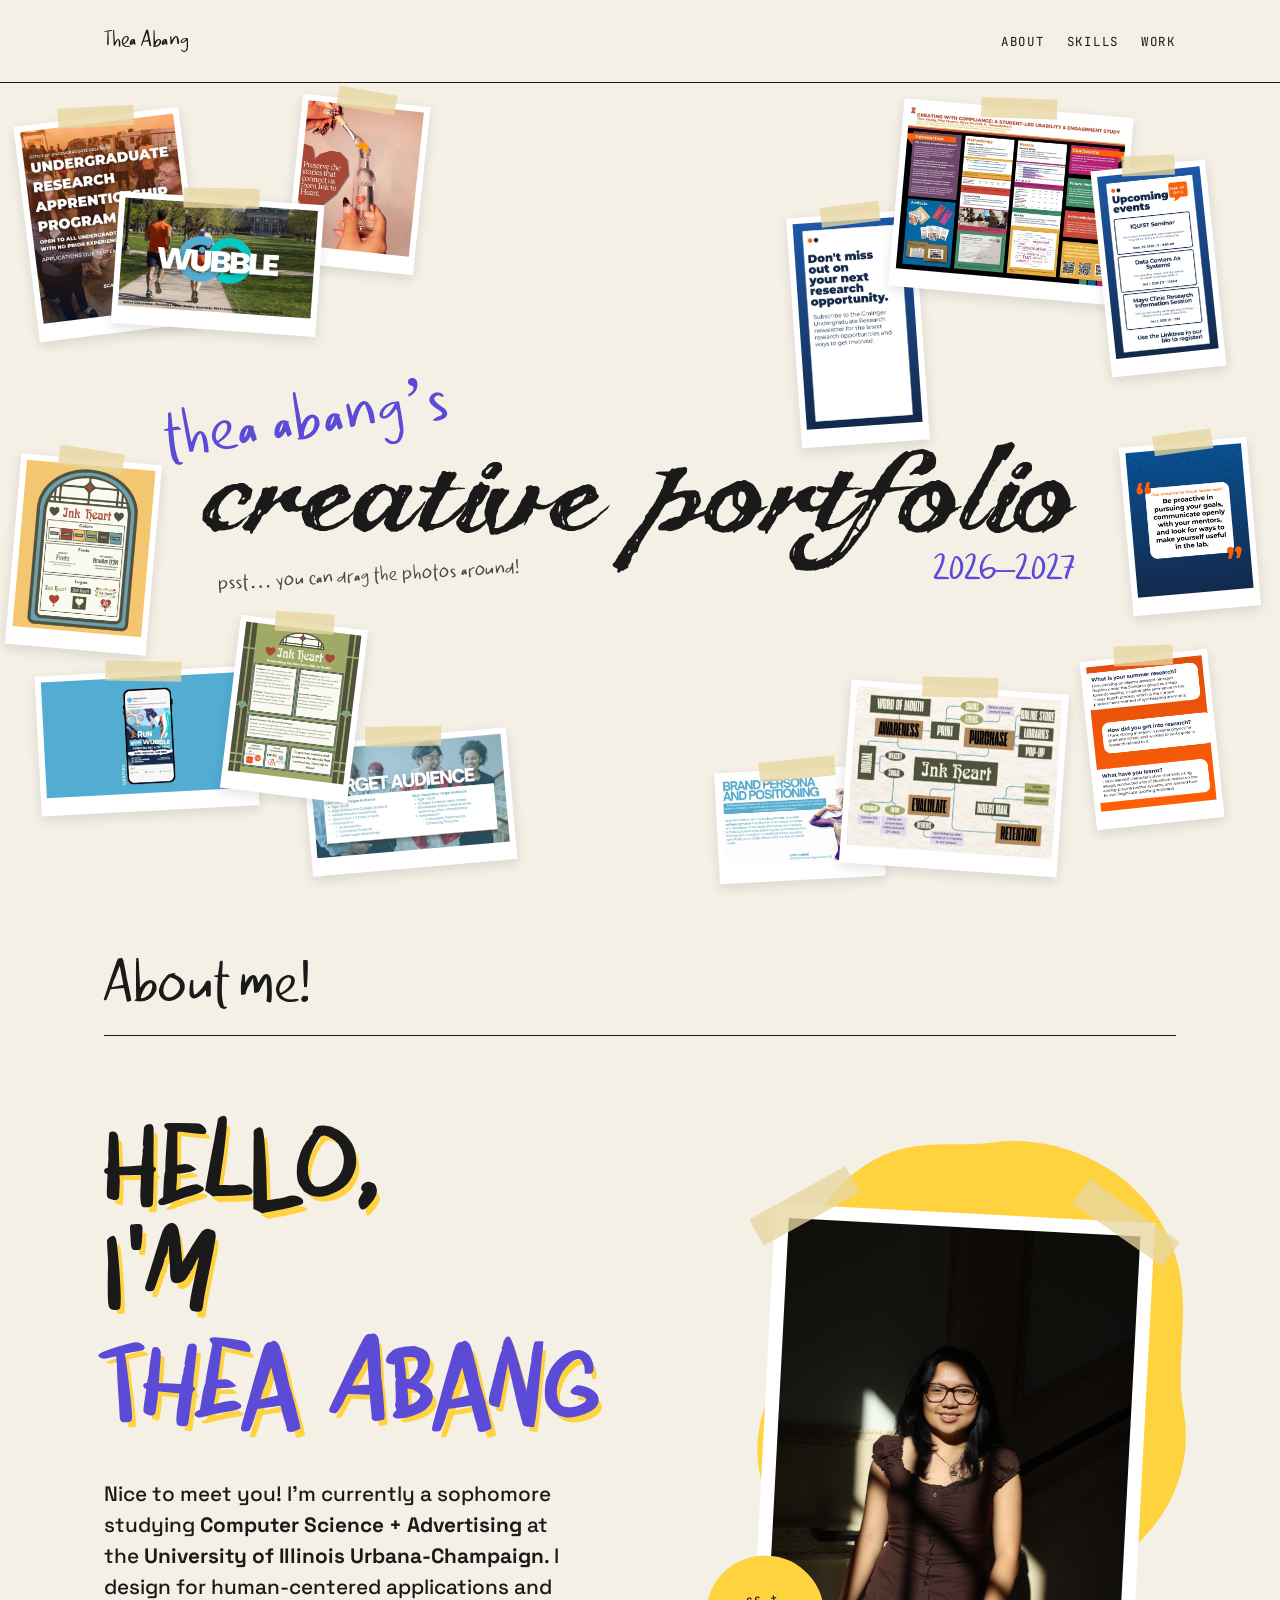
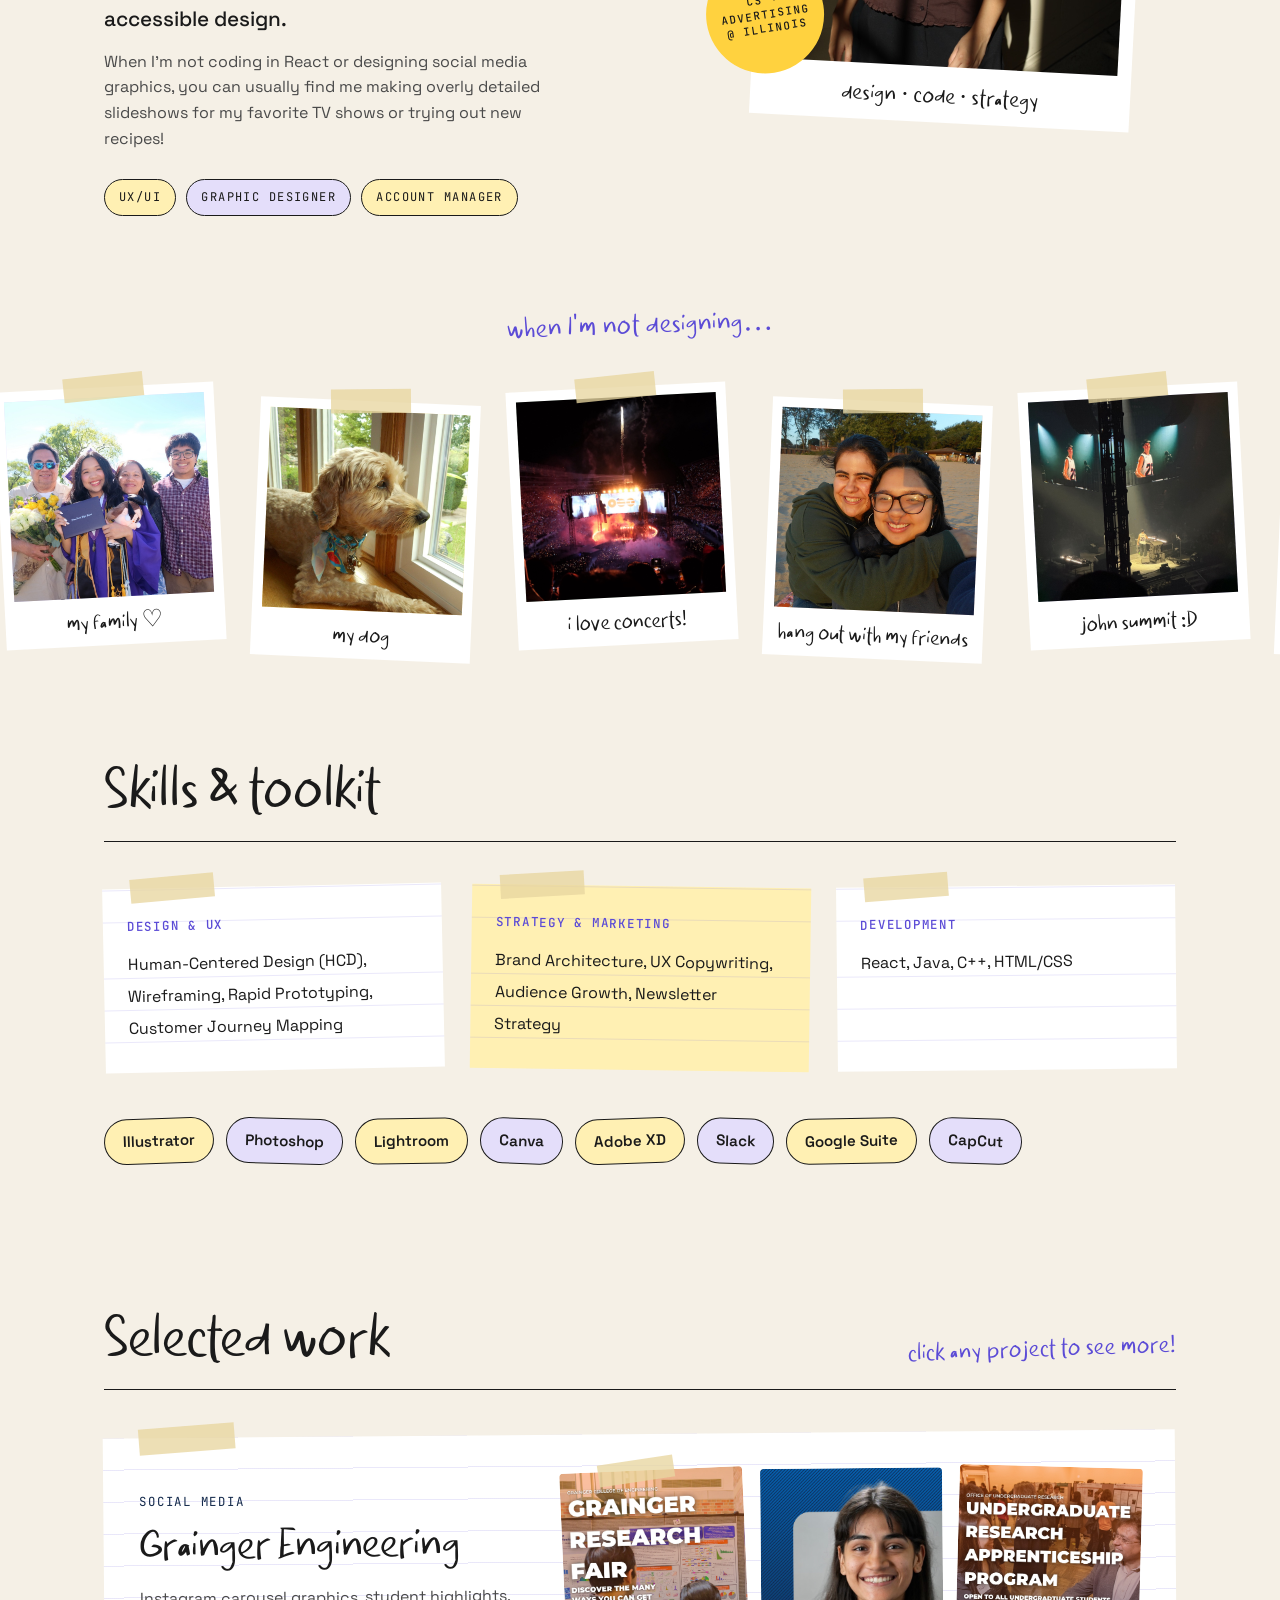
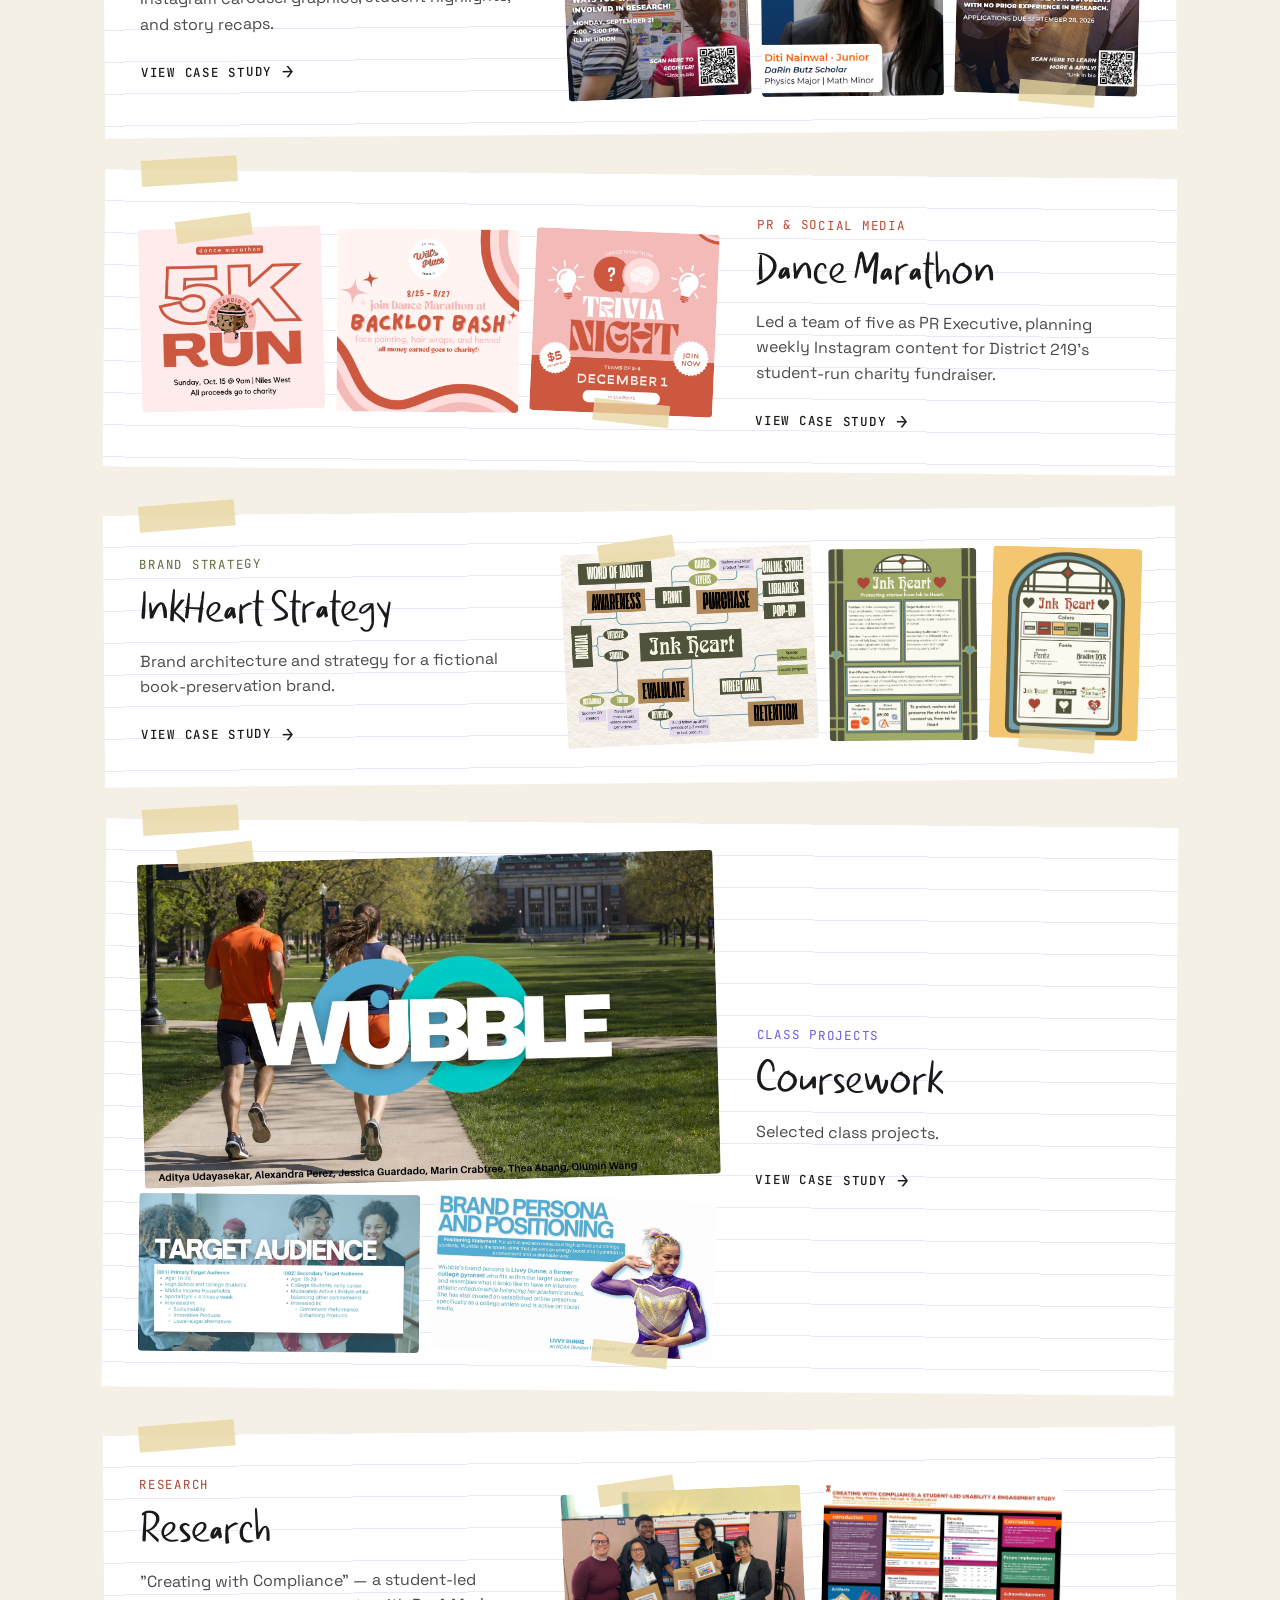
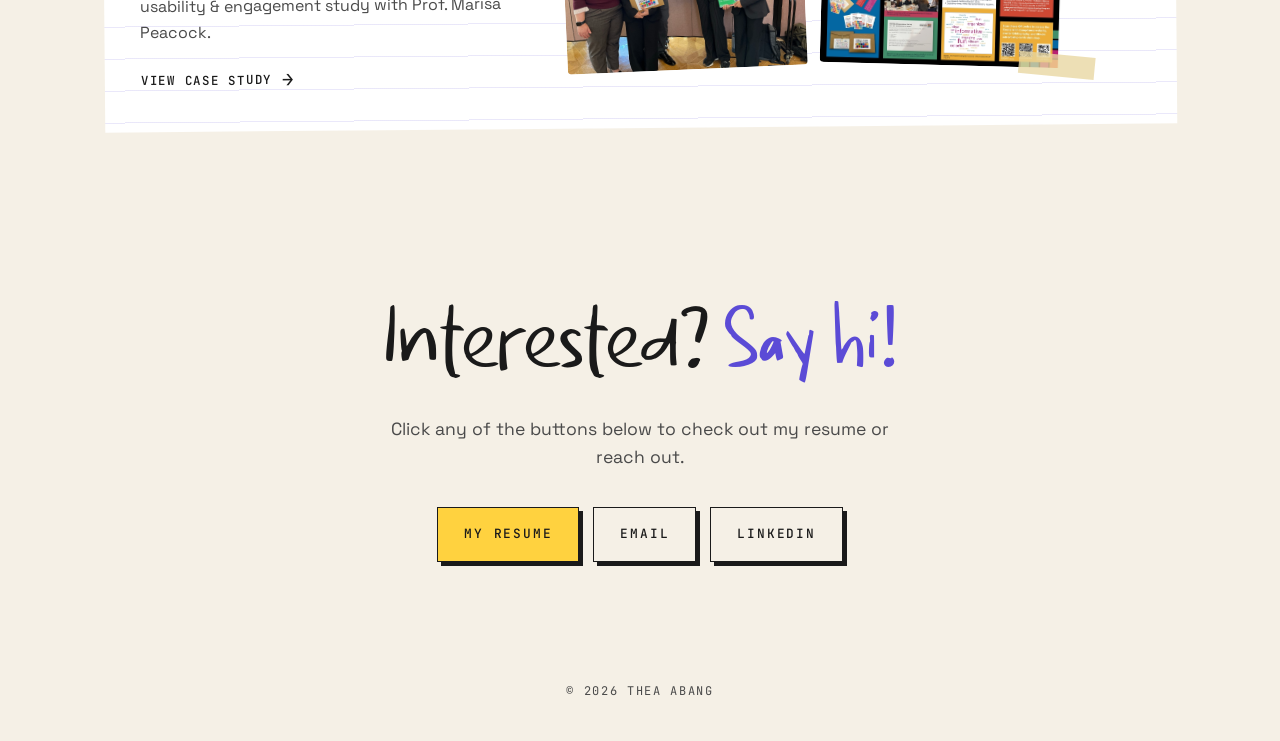
<file: index.html>
<!DOCTYPE html>
<html lang="en">
<head>
<meta charset="UTF-8">
<meta name="viewport" content="width=device-width, initial-scale=1">
<title>Thea Abang | Portfolio</title>
<!-- what shows up when someone sends my link (imessage, linkedin, slack...).
     to change the picture, swap images/preview.jpg (keep it 1200x630) and redeploy -->
<meta name="description" content="Thea Abang's creative portfolio: UX/UI, graphic design and strategy work.">
<meta property="og:title" content="Thea Abang | Creative Portfolio">
<meta property="og:description" content="UX/UI, graphic design and strategy work by Thea Abang.">
<meta property="og:image" content="https://theaabang.netlify.app/images/preview.jpg">
<meta property="og:url" content="https://theaabang.netlify.app/">
<meta property="og:image:width" content="1200">
<meta property="og:image:height" content="630">
<meta property="og:type" content="website">
<meta name="twitter:card" content="summary_large_image">
<link rel="preconnect" href="https://fonts.googleapis.com">
<link rel="preconnect" href="https://fonts.gstatic.com" crossorigin>
<link href="https://fonts.googleapis.com/css2?family=JetBrains+Mono:wght@400;500&family=Space+Grotesk:wght@400;500;600;700&display=swap" rel="stylesheet">
<style>
  :root{
    --accent:#5B4BD6; --accent2:#FFD23F; --ink:#1A1A1A;
    --lavender:#E4DEFA; --butter:#FFF0B3; --mint:#D8EAD9; --blush:#F7DAD3;
  }
</style>
<link rel="stylesheet" href="style.css">
</head>
<body>


<nav class="site"><div class="wrap">
  <strong>Thea Abang</strong>
  <div><a href="#about">About</a><a href="#skills">Skills</a><a href="#work">Work</a></div>
</div></nav>

<!-- intro! my work taped up around "creative portfolio".
     the small versions of the pics are in images/intro/.
     to rearrange: left/top = where it sits, --w = size, --r = tilt, z-index = which one's on top -->
<div class="intro">
  <div class="cover">
    <div class="work-wall" aria-hidden="true">
      <span class="peekaboo">hi!! :D</span> <!-- secret note! only shows up if someone drags that photo away -->
      <span class="work-tile" style="left:2%;top:4%;--w:13%;--r:-7deg;z-index:2"><img src="images/intro/grainger-opp-1.jpg" alt=""></span>
      <span class="work-tile sm-hide" style="left:9%;top:14%;--w:16%;--r:4deg;z-index:3"><img src="images/intro/adv250-slide-1.jpg" alt=""></span>
      <span class="work-tile sm-hide" style="left:23%;top:2%;--w:10%;--r:6deg;z-index:1"><img src="images/intro/inkheart-poster-1.jpg" alt=""></span>
      <span class="work-tile crop-left" style="left:70%;top:3%;--w:18%;--r:5deg;z-index:2"><img src="images/intro/research-poster.jpg" alt=""></span>
      <span class="work-tile sm-hide" style="left:86%;top:10%;--w:9%;--r:-6deg;z-index:3"><img src="images/intro/grainger-story-1.jpg" alt=""></span>
      <span class="work-tile sm-hide" style="left:62%;top:16%;--w:10%;--r:-4deg;z-index:1"><img src="images/intro/grainger-story-3.jpg" alt=""></span>
      <span class="work-tile sm-hide" style="left:1%;top:46%;--w:11%;--r:5deg;z-index:2"><img src="images/intro/inkheart-brand-guide.jpg" alt=""></span>
      <span class="work-tile sm-hide" style="left:88%;top:44%;--w:10%;--r:-5deg;z-index:2"><img src="images/intro/grainger-wie-3.jpg" alt=""></span>
      <span class="work-tile" style="left:3%;top:72%;--w:17%;--r:-3deg;z-index:2"><img src="images/intro/adv250-slide-8.jpg" alt=""></span>
      <span class="work-tile sm-hide" style="left:18%;top:66%;--w:10%;--r:7deg;z-index:3"><img src="images/intro/cs-inkheart-2.jpg" alt=""></span>
      <span class="work-tile sm-hide" style="left:24%;top:80%;--w:16%;--r:-5deg;z-index:1"><img src="images/intro/adv250-slide-2.jpg" alt=""></span>
      <span class="work-tile" style="left:66%;top:74%;--w:17%;--r:4deg;z-index:2"><img src="images/intro/cs-inkheart-1.jpg" alt=""></span>
      <span class="work-tile sm-hide" style="left:85%;top:70%;--w:10%;--r:-6deg;z-index:3"><img src="images/intro/grainger-wie-5.jpg" alt=""></span>
      <span class="work-tile sm-hide" style="left:56%;top:84%;--w:13%;--r:-3deg;z-index:1"><img src="images/intro/adv250-slide-3.jpg" alt=""></span>
    </div>
    <div class="cover-text">
      <span class="cover-by">thea abang&rsquo;s</span>
      <span class="cover-title">creative portfolio</span>
      <span class="cover-year">2026&ndash;2027</span>
      <span class="cover-hint">psst&hellip; you can drag the photos around!</span>
    </div>
  </div>
</div>

<header id="about" class="hero-hi">
  <div class="wrap">
    <div class="sec-head reveal"><h2 class="script">About me!</h2></div>
    <div class="hi-panel">
      <!-- yellow blob behind my photo -->
      <svg class="hi-blob" viewBox="0 0 400 420" aria-hidden="true"><path d="M214 14c62-8 132 24 160 86 26 58 4 104 14 160 10 58-22 120-86 146-62 26-118-6-178-2-60 4-112-30-122-92-10-60 30-92 34-150 4-64 28-118 88-140 30-10 60-4 90-8Z"/></svg>

      <div class="hi-text">
        <h1>
          <span class="sr-only">Hello, I'm Thea Abang</span>
          <span class="cut" aria-hidden="true">
            <span class="line"><span class="ch">h</span><span class="ch">e</span><span class="ch">l</span><span class="ch">l</span><span class="ch">o</span><span class="ch">,</span></span>
            <span class="line"><span class="ch">i</span><span class="ch">'</span><span class="ch">m</span></span>
            <span class="line name"><span class="ch">t</span><span class="ch">h</span><span class="ch">e</span><span class="ch">a</span><span class="sp"> </span><span class="ch">a</span><span class="ch">b</span><span class="ch">a</span><span class="ch">n</span><span class="ch">g</span></span>
          </span>
        </h1>
        <div class="hi-bio">
          <p>Nice to meet you! I&rsquo;m currently a sophomore studying <strong>Computer Science + Advertising</strong> at the <strong>University of Illinois Urbana-Champaign</strong>. I design for human-centered applications and accessible design.</p>
          <p>When I&rsquo;m not coding in React or designing social media graphics, you can usually find me making overly detailed slideshows for my favorite TV shows or trying out new recipes!</p>
        </div>
        <div class="roles">
          <span>UX/UI</span><span>Graphic Designer</span><span>Account Manager</span>
        </div>
      </div>

      <figure class="polaroid">
        <img src="images/home-hero.jpg" alt="Thea Abang">
        <figcaption>design · code · strategy</figcaption>
        <span class="sticker">CS + Advertising @ Illinois</span>
      </figure>
    </div>
  </div>
</header>


<section class="life" aria-label="Life outside of work">
  <p class="life-label">when I'm not designing&hellip;</p>
  <div class="life-strip">
    <div class="life-track">
      <figure class="snap"><div class="snap-img" data-file="life-family.jpg"><img src="images/life-family.jpg" alt="My family" onerror="this.remove()"></div><figcaption>my family &#9825;</figcaption></figure>
      <figure class="snap"><div class="snap-img" data-file="life-dog.jpg"><img src="images/life-dog.jpg" alt="My dog" onerror="this.remove()"></div><figcaption>my dog</figcaption></figure>
      <figure class="snap"><div class="snap-img" data-file="life-concert-1.jpg"><img src="images/life-concert-1.jpg" alt="At a concert" onerror="this.remove()"></div><figcaption>i love concerts!</figcaption></figure>
      <figure class="snap"><div class="snap-img" data-file="life-recipes.jpg"><img src="images/life-recipes.jpg" alt="A recipe I made" onerror="this.remove()"></div><figcaption>hang out with my friends</figcaption></figure>
      <figure class="snap"><div class="snap-img" data-file="life-concert-2.jpg"><img src="images/life-concert-2.jpg" alt="Another concert" onerror="this.remove()"></div><figcaption>john summit :D</figcaption></figure>
      <figure class="snap"><div class="snap-img" data-file="life-dog-2.jpg"><img src="images/life-dog-2.jpg" alt="More of my dog" onerror="this.remove()"></div><figcaption>more dog pics</figcaption></figure>
    </div>
  </div>
</section>

<section id="skills" class="wrap">
  <div class="sec-head reveal"><h2 class="script">Skills &amp; toolkit</h2></div>
  <div class="skill-cards reveal">
    <div class="skill-card">
      <h3>Design &amp; UX</h3>
      <p>Human-Centered Design (HCD), Wireframing, Rapid Prototyping, Customer Journey Mapping</p>
    </div>
    <div class="skill-card">
      <h3>Strategy &amp; Marketing</h3>
      <p>Brand Architecture, UX Copywriting, Audience Growth, Newsletter Strategy</p>
    </div>
    <div class="skill-card">
      <h3>Development</h3>
      <p>React, Java, C++, HTML/CSS</p>
    </div>
  </div>
  <div class="tools reveal" aria-label="Tools">
    <span>Illustrator</span><span>Photoshop</span><span>Lightroom</span><span>Canva</span>
    <span>Adobe XD</span><span>Slack</span><span>Google Suite</span><span>CapCut</span>
  </div>
</section>

<section id="work" class="wrap">
  <div class="sec-head reveal"><h2 class="script">Selected work</h2><p class="hint">click any project to see more!</p></div>
  <div class="projects">
    <a class="project reveal" href="grainger.html">
      <div class="project-text">
        <span class="num">Social media</span>
        <h3>Grainger Engineering</h3>
        <p>Instagram carousel graphics, student highlights, and story recaps.</p>
        <span class="go">View case study</span>
      </div>
      <div class="stack fit">
        <img src="images/cs-grainger-1.jpg" alt="Grainger Engineering preview 1">
        <img src="images/cs-grainger-2.jpg" alt="Grainger Engineering preview 2">
        <img src="images/cs-grainger-3.jpg" alt="Grainger Engineering preview 3">
      </div>
    </a>
    <a class="project reveal" href="dancemarathon.html">
      <div class="project-text">
        <span class="num">PR &amp; social media</span>
        <h3>Dance Marathon</h3>
        <p>Led a team of five as PR Executive, planning weekly Instagram content for District 219&rsquo;s student-run charity fundraiser.</p>
        <span class="go">View case study</span>
      </div>
      <div class="stack fit">
        <img src="images/dm-5k-run.jpg" alt="Dance Marathon preview 1">
        <img src="images/dm-backlot-bash.jpg" alt="Dance Marathon preview 2">
        <img src="images/dm-trivia.jpg" alt="Dance Marathon preview 3">
      </div>
    </a>
    <a class="project reveal" href="inkheart.html">
      <div class="project-text">
        <span class="num">Brand strategy</span>
        <h3>InkHeart Strategy</h3>
        <p>Brand architecture and strategy for a fictional book-preservation brand.</p>
        <span class="go">View case study</span>
      </div>
      <div class="stack fit" style="grid-template-columns:1.3fr .77fr .77fr;">
        <img src="images/cs-inkheart-1.jpg" alt="InkHeart Strategy preview 1">
        <img src="images/cs-inkheart-2.jpg" alt="InkHeart Strategy preview 2">
        <img src="images/cs-inkheart-3.jpg" alt="InkHeart Strategy preview 3">
      </div>
    </a>
    <a class="project reveal" href="coursework.html">
      <div class="project-text">
        <span class="num">Class projects</span>
        <h3>Coursework</h3>
        <p>Selected class projects. </p>
        <span class="go">View case study</span>
      </div>
      <div class="stack fit feature">
        <img src="images/cs-coursework-1.jpg" alt="Coursework preview 1">
        <img src="images/cs-coursework-2.jpg" alt="Coursework preview 2">
        <img src="images/cs-coursework-3.jpg" alt="Coursework preview 3">
      </div>
    </a>
    <a class="project reveal" href="research.html">
      <div class="project-text">
        <span class="num">Research</span>
        <h3>Research</h3>
        <p>"Creating with Compliance" &mdash; a student-led usability &amp; engagement study with Prof. Marisa Peacock.</p>
        <span class="go">View case study</span>
      </div>
      <div class="stack fit duo">
        <img src="images/cs-research-1.jpg" alt="Research preview 1">
        <img src="images/cs-research-2.jpg" alt="Research preview 2">
      </div>
    </a>
  </div>
</section>

<section class="cta wrap reveal">
  <h2>Interested? <em>Say hi!</em></h2>
  <p>Click any of the buttons below to check out my resume or reach out.</p>
  <div class="cta-links">
    <a class="btn primary" href="resume.pdf" target="_blank" rel="noopener">My resume</a>
    <a class="btn" href="mailto:tabang2@illinois.edu">Email</a>
    <a class="btn" href="https://www.linkedin.com/in/theaabang/" target="_blank" rel="noopener">LinkedIn</a>
  </div>
</section>

<footer>&copy; 2026 Thea Abang</footer>

<script>
  // clicking a project card rips the post-it off: it peels, flips toward you and grows
  // to fill the screen in that project's color, then the project page fades in.
  // cmd/ctrl-click still opens a new tab, and it's skipped for reduced motion
  (function(){
    if (matchMedia('(prefers-reduced-motion: reduce)').matches) return;
    document.querySelectorAll('.project').forEach(function(card){
      card.addEventListener('click', function(e){
        if (e.button !== 0 || e.metaKey || e.ctrlKey || e.shiftKey || e.altKey) return;
        e.preventDefault();
        var href = card.getAttribute('href');
        var color = getComputedStyle(card).getPropertyValue('--label').trim() || '#1A1A1A';
        var r = card.getBoundingClientRect();
        var vw = innerWidth, vh = innerHeight;

        // a copy of the post-it on top of everything, with the page color on its back
        var note = document.createElement('div');
        note.className = 'rip-note';
        note.style.cssText = 'left:'+r.left+'px;top:'+r.top+'px;width:'+r.width+'px;height:'+r.height+'px';
        var front = card.cloneNode(true);
        front.className = 'project rip-front';
        // keep the same layout as the real card (even cards have the text on the right)
        front.style.gridTemplateColumns = getComputedStyle(card).gridTemplateColumns;
        var txt = card.querySelector('.project-text');
        if (txt) front.querySelector('.project-text').style.order = getComputedStyle(txt).order;
        var back = document.createElement('div');
        back.className = 'rip-back';
        back.style.background = color;
        note.appendChild(front); note.appendChild(back);
        document.body.appendChild(note);
        card.style.visibility = 'hidden';

        var dx = vw/2 - (r.left + r.width/2), dy = vh/2 - (r.top + r.height/2);
        var sx = vw / r.width * 1.1, sy = vh / r.height * 1.1;
        var anim = note.animate([
          { transform: 'perspective(1400px) rotate(-.5deg)' },
          { transform: 'perspective(1400px) translateY(-14px) rotate(-5deg) rotateX(-22deg)', offset: .28 },
          { transform: 'perspective(1400px) translate('+dx+'px,'+dy+'px) scale('+sx+','+sy+') rotateX(-180deg)' }
        ], { duration: 850, easing: 'cubic-bezier(.6,0,.3,1)', fill: 'forwards' });

        anim.onfinish = function(){
          try { sessionStorage.setItem('ripColor', color); } catch (err) {}
          location.href = href;
        };
      });
    });
    // coming back with the back button: put the post-it back on the wall
    addEventListener('pageshow', function(e){
      if (!e.persisted) return;
      document.querySelectorAll('.rip-note').forEach(function(n){ n.remove(); });
      document.querySelectorAll('.project').forEach(function(c){ c.style.visibility = ''; });
    });
  })();
  // lets people drag the intro photos around. whatever you grab goes on top. refreshing puts them back
  (function(){
    var wall = document.querySelector('.work-wall');
    if (!wall) return;
    var top = 50;
    wall.querySelectorAll('.work-tile').forEach(function(tile){
      tile.addEventListener('pointerdown', function(e){
        e.preventDefault();
        tile.setPointerCapture(e.pointerId);
        tile.classList.add('dragging');
        tile.style.zIndex = ++top;
        var box = wall.getBoundingClientRect();
        var startX = e.clientX, startY = e.clientY;
        var startLeft = tile.offsetLeft, startTop = tile.offsetTop;
        function move(ev){
          var x = startLeft + ev.clientX - startX, y = startTop + ev.clientY - startY;
          // use percentages so it still lines up if the window changes size
          tile.style.left = (x / box.width * 100) + '%';
          tile.style.top = (y / box.height * 100) + '%';
        }
        function up(){
          tile.classList.remove('dragging');
          tile.removeEventListener('pointermove', move);
          tile.removeEventListener('pointerup', up);
          tile.removeEventListener('pointercancel', up);
        }
        tile.addEventListener('pointermove', move);
        tile.addEventListener('pointerup', up);
        tile.addEventListener('pointercancel', up);
      });
    });
  })();
  // copy the photos once so the strip loops forever. if someone has reduced motion on, it stays still and they can swipe instead
  (function(){
    var strip = document.querySelector('.life-strip');
    if (!strip || matchMedia('(prefers-reduced-motion: reduce)').matches) return;
    var track = strip.querySelector('.life-track');
    Array.prototype.slice.call(track.children).forEach(function(el){
      var copy = el.cloneNode(true);
      copy.setAttribute('aria-hidden','true');
      copy.querySelectorAll('img').forEach(function(img){ img.alt=''; });
      track.appendChild(copy);
    });
    strip.classList.add('moving');
  })();
  // fade sections in as you scroll (skipped for people with reduced motion on)
  (function(){
    if (!('IntersectionObserver' in window) || matchMedia('(prefers-reduced-motion: reduce)').matches) return;
    document.documentElement.classList.add('js');
    var io = new IntersectionObserver(function(entries){
      entries.forEach(function(e){ if (e.isIntersecting){ e.target.classList.add('is-in'); io.unobserve(e.target); } });
    }, {threshold:.12});
    document.querySelectorAll('.reveal').forEach(function(el){ io.observe(el); });
  })();
</script>

</body>
</html>
</file>
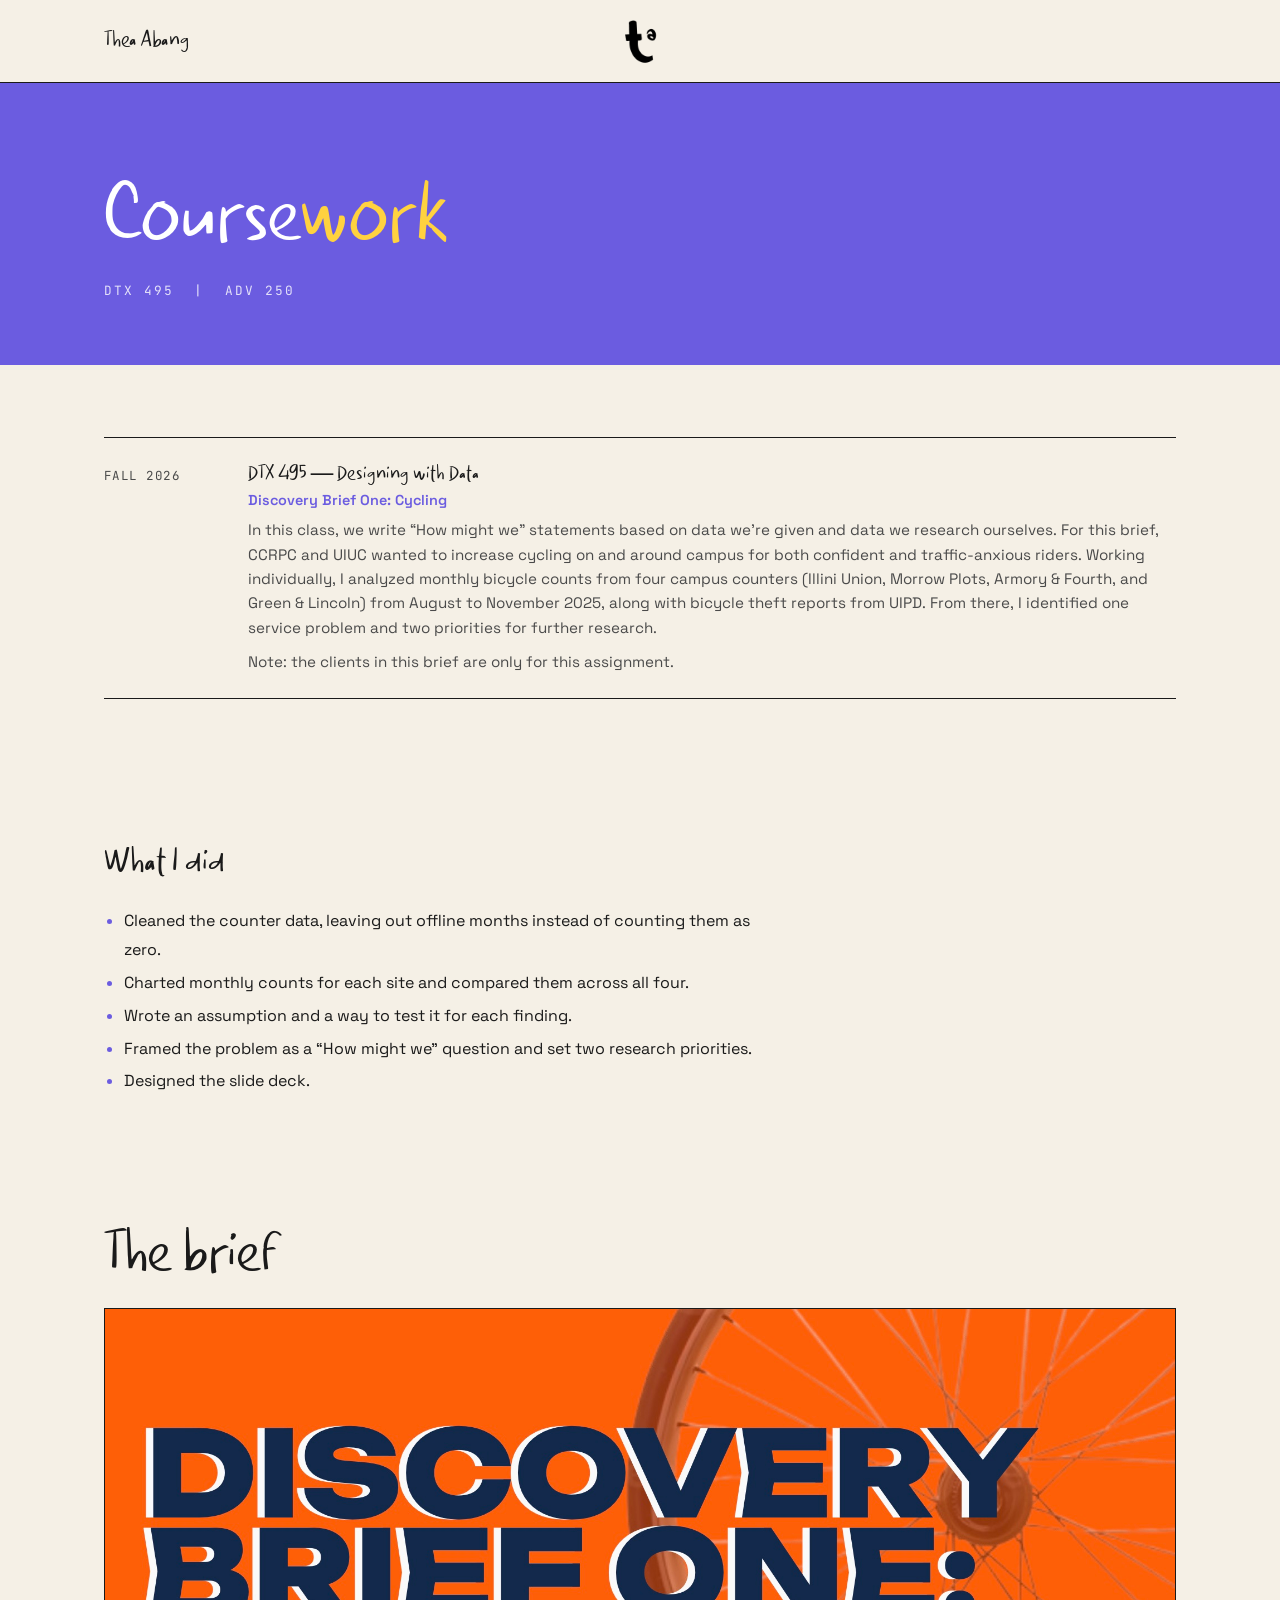
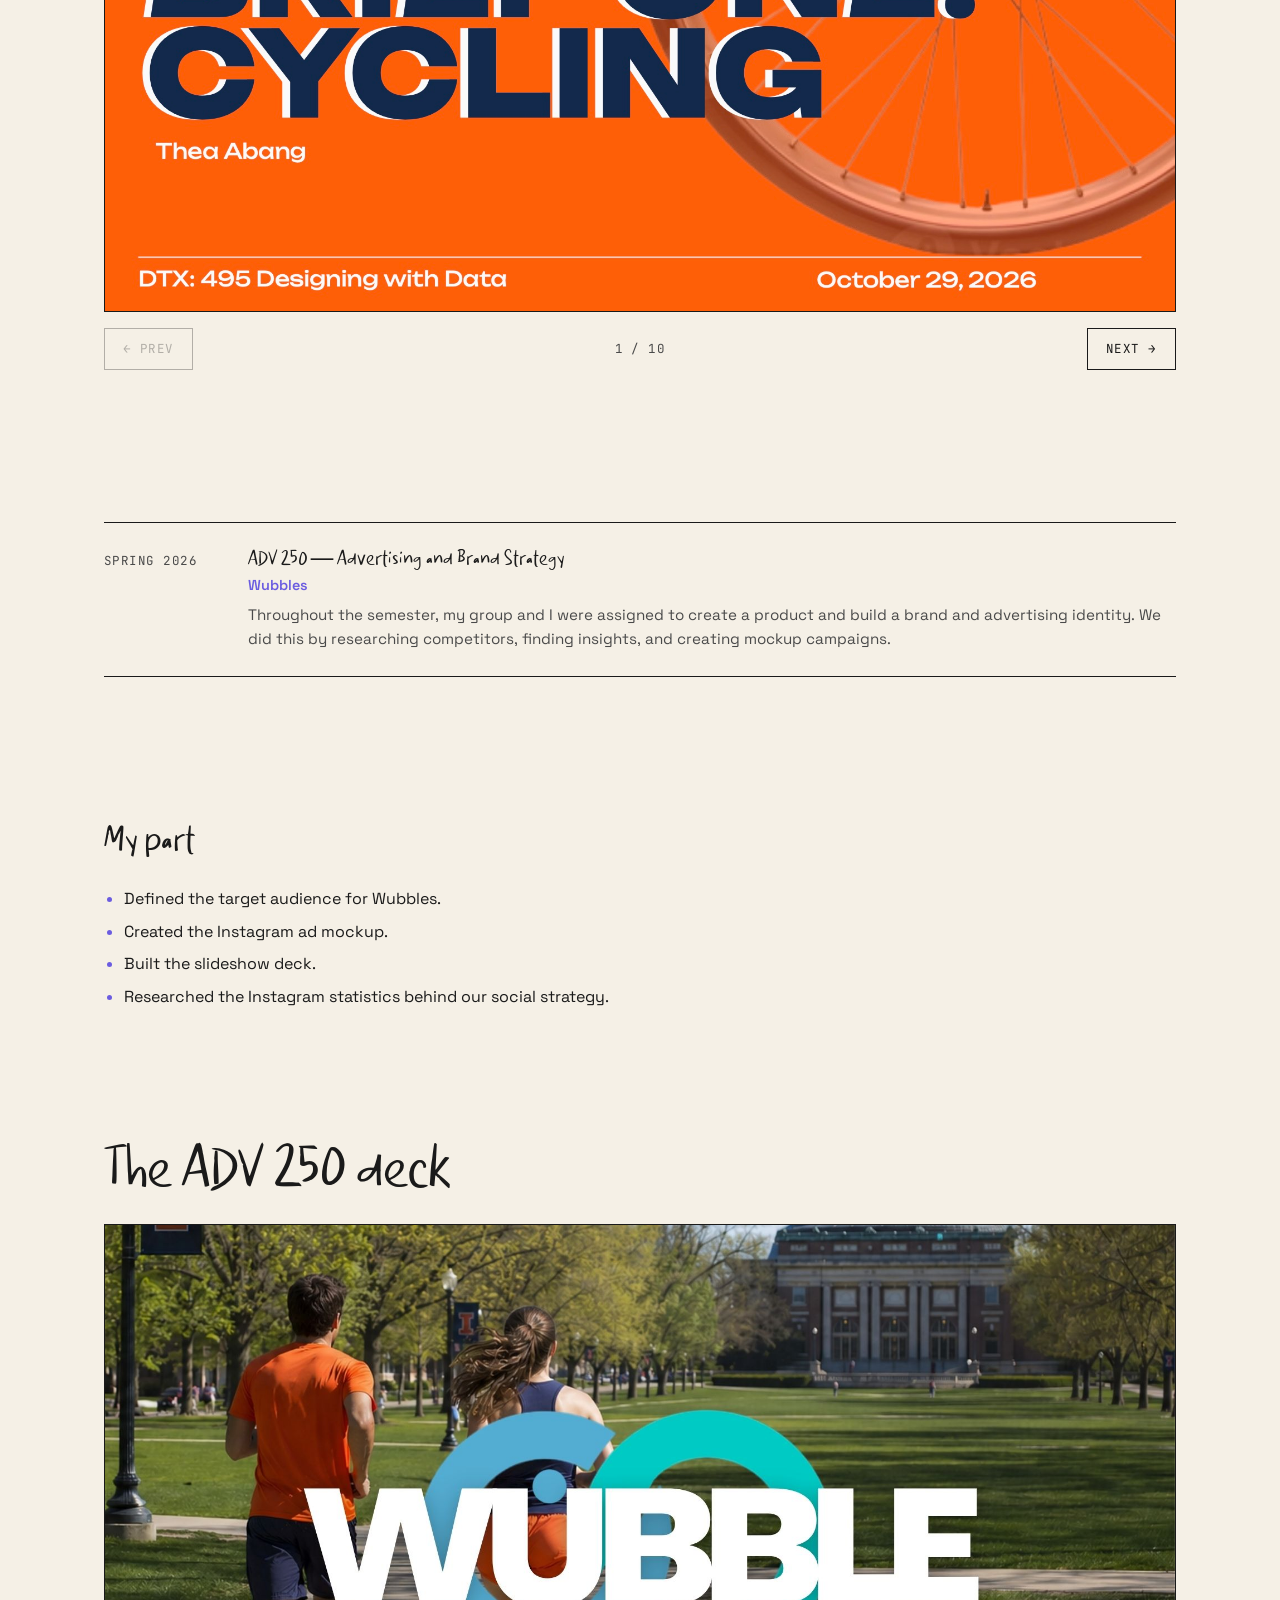
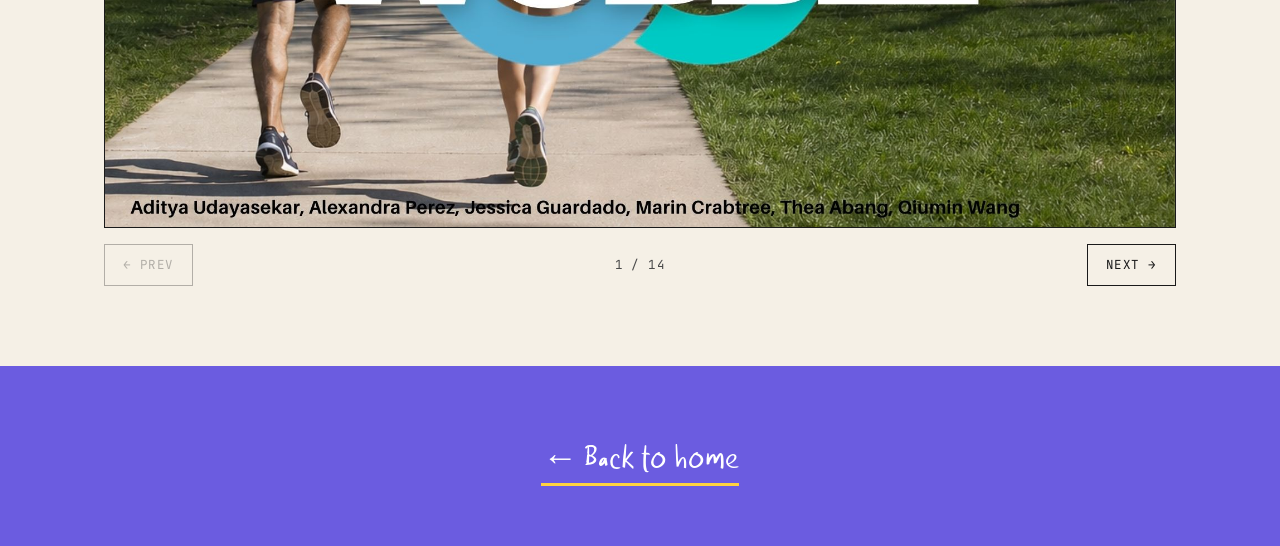
<file: coursework.html>
<!DOCTYPE html>
<html lang="en">
<head>
<meta charset="UTF-8">
<meta name="viewport" content="width=device-width, initial-scale=1">
<title>Coursework | Thea Abang</title>
<link rel="preconnect" href="https://fonts.googleapis.com">
<link href="https://fonts.googleapis.com/css2?family=JetBrains+Mono:wght@400;500&family=Space+Grotesk:wght@400;500;600;700&display=swap" rel="stylesheet">
<style>
  :root{
    --accent:#6B5CE0; --accent2:#FFD23F; --ink:#1A1A1A; --bg:#FAFAF7;
  }
</style>
<link rel="stylesheet" href="style.css">
</head>
<body>
<script>
  // if you got here by ripping a post-it off the homepage, start covered in its color and fade in
  try {
    var ripColor = sessionStorage.getItem('ripColor');
    if (ripColor) {
      sessionStorage.removeItem('ripColor');
      var cover = document.createElement('div');
      cover.className = 'rip-in';
      cover.style.background = ripColor;
      document.body.appendChild(cover);
      cover.addEventListener('animationend', function(){ cover.remove(); });
    }
  } catch (err) {}
</script>

<nav class="site"><div class="wrap">
  <strong>Thea Abang</strong>
  <a class="home-logo" href="index.html" title="Back to home"><img src="images/logo-ta.png" alt="Back to home"></a>
</div></nav>

<header class="hero plain">
  <div class="wrap">
    <h1>Course<span class="accent">work</span></h1>
    <p>DTX 495 &nbsp;|&nbsp; ADV 250</p>
  </div>
</header>

<section class="wrap">
  <div class="exp-block">
    <div class="exp-card">
      <div class="dates">Fall 2026</div>
      <div class="content">
        <h4>DTX 495 &mdash; Designing with Data</h4>
        <div class="org">Discovery Brief One: Cycling</div>
        <p>In this class, we write &ldquo;How might we&rdquo; statements based on data we&rsquo;re given and data we research ourselves. For this brief, CCRPC and UIUC wanted to increase cycling on and around campus for both confident and traffic-anxious riders. Working individually, I analyzed monthly bicycle counts from four campus counters (Illini Union, Morrow Plots, Armory &amp; Fourth, and Green &amp; Lincoln) from August to November 2025, along with bicycle theft reports from UIPD. From there, I identified one service problem and two priorities for further research.</p>
        <p style="margin-top:10px;font-style:italic;">Note: the clients in this brief are only for this assignment. </p>
      </div>
    </div>
  </div>
</section>

<section class="wrap my-part">
  <h2 class="block">What I did</h2>
  <ul>
    <li>Cleaned the counter data, leaving out offline months instead of counting them as zero.</li>
    <li>Charted monthly counts for each site and compared them across all four.</li>
    <li>Wrote an assumption and a way to test it for each finding.</li>
    <li>Framed the problem as a &ldquo;How might we&rdquo; question and set two research priorities.</li>
    <li>Designed the slide deck.</li>
  </ul>
</section>

<section class="wrap" style="padding-block:56px 80px;">
  <h2 class="script" style="margin-bottom:20px;">The brief</h2>
  <div class="slideshow">
    <div class="slides" tabindex="0" aria-label="DTX 495 slides">
      <div class="slide" data-file="dtx495-slide-1.jpg"><img src="images/dtx495-slide-1.jpg" alt="DTX 495 discovery brief slide 1" onerror="this.remove()"></div>
      <div class="slide" data-file="dtx495-slide-2.jpg"><img src="images/dtx495-slide-2.jpg" alt="DTX 495 discovery brief slide 2" onerror="this.remove()"></div>
      <div class="slide" data-file="dtx495-slide-3.jpg"><img src="images/dtx495-slide-3.jpg" alt="DTX 495 discovery brief slide 3" onerror="this.remove()"></div>
      <div class="slide" data-file="dtx495-slide-4.jpg"><img src="images/dtx495-slide-4.jpg" alt="DTX 495 discovery brief slide 4" onerror="this.remove()"></div>
      <div class="slide" data-file="dtx495-slide-5.jpg"><img src="images/dtx495-slide-5.jpg" alt="DTX 495 discovery brief slide 5" onerror="this.remove()"></div>
      <div class="slide" data-file="dtx495-slide-6.jpg"><img src="images/dtx495-slide-6.jpg" alt="DTX 495 discovery brief slide 6" onerror="this.remove()"></div>
      <div class="slide" data-file="dtx495-slide-7.jpg"><img src="images/dtx495-slide-7.jpg" alt="DTX 495 discovery brief slide 7" onerror="this.remove()"></div>
      <div class="slide" data-file="dtx495-slide-8.jpg"><img src="images/dtx495-slide-8.jpg" alt="DTX 495 discovery brief slide 8" onerror="this.remove()"></div>
      <div class="slide" data-file="dtx495-slide-9.jpg"><img src="images/dtx495-slide-9.jpg" alt="DTX 495 discovery brief slide 9" onerror="this.remove()"></div>
      <div class="slide" data-file="dtx495-slide-10.jpg"><img src="images/dtx495-slide-10.jpg" alt="DTX 495 discovery brief slide 10" onerror="this.remove()"></div>
    </div>
    <div class="slide-controls">
      <button type="button" class="prev" aria-label="Previous slide">&larr; prev</button>
      <span class="slide-count" aria-live="polite">1 / 10</span>
      <button type="button" class="next" aria-label="Next slide">next &rarr;</button>
    </div>
  </div>
</section>

<section class="wrap">
  <div class="exp-block">
    <div class="exp-card">
      <div class="dates">Spring 2026</div>
      <div class="content">
        <h4>ADV 250 &mdash; Advertising and Brand Strategy</h4>
        <div class="org">Wubbles</div>
        <p>Throughout the semester, my group and I were assigned to create a product and build a brand and advertising identity. We did this by researching competitors, finding insights, and creating mockup campaigns.</p>
      </div>
    </div>
  </div>
</section>

<section class="wrap my-part">
  <h2 class="block">My part</h2>
  <ul>
    <li>Defined the target audience for Wubbles.</li>
    <li>Created the Instagram ad mockup.</li>
    <li>Built the slideshow deck.</li>
    <li>Researched the Instagram statistics behind our social strategy.</li>
  </ul>
</section>

<section class="wrap" style="padding-block:56px 80px;">
  <h2 class="script" style="margin-bottom:20px;">The ADV 250 deck</h2>
  <!-- my slides go in images/ as adv250-slide-1.jpg, -2, -3... copy a line to add another -->
  <div class="slideshow">
    <div class="slides" tabindex="0" aria-label="ADV 250 slides">
      <div class="slide" data-file="adv250-slide-1.jpg"><img src="images/adv250-slide-1.jpg" alt="ADV 250 slide 1" onerror="this.remove()"></div>
      <div class="slide" data-file="adv250-slide-2.jpg"><img src="images/adv250-slide-2.jpg" alt="ADV 250 slide 2" onerror="this.remove()"></div>
      <div class="slide" data-file="adv250-slide-3.jpg"><img src="images/adv250-slide-3.jpg" alt="ADV 250 slide 3" onerror="this.remove()"></div>
      <div class="slide" data-file="adv250-slide-4.jpg"><img src="images/adv250-slide-4.jpg" alt="ADV 250 slide 4" onerror="this.remove()"></div>
      <div class="slide" data-file="adv250-slide-5.jpg"><img src="images/adv250-slide-5.jpg" alt="ADV 250 slide 5" onerror="this.remove()"></div>
      <div class="slide" data-file="adv250-slide-6.jpg"><img src="images/adv250-slide-6.jpg" alt="ADV 250 slide 6" onerror="this.remove()"></div>
      <div class="slide" data-file="adv250-slide-7.jpg"><img src="images/adv250-slide-7.jpg" alt="ADV 250 slide 7" onerror="this.remove()"></div>
      <div class="slide" data-file="adv250-slide-8.jpg"><img src="images/adv250-slide-8.jpg" alt="ADV 250 slide 8" onerror="this.remove()"></div>
      <div class="slide" data-file="adv250-slide-9.jpg"><img src="images/adv250-slide-9.jpg" alt="ADV 250 slide 9" onerror="this.remove()"></div>
      <div class="slide" data-file="adv250-slide-10.jpg"><img src="images/adv250-slide-10.jpg" alt="ADV 250 slide 10" onerror="this.remove()"></div>
      <div class="slide" data-file="adv250-slide-11.jpg"><img src="images/adv250-slide-11.jpg" alt="ADV 250 slide 11" onerror="this.remove()"></div>
      <div class="slide" data-file="adv250-slide-12.jpg"><img src="images/adv250-slide-12.jpg" alt="ADV 250 slide 12" onerror="this.remove()"></div>
      <div class="slide" data-file="adv250-slide-13.jpg"><img src="images/adv250-slide-13.jpg" alt="ADV 250 slide 13" onerror="this.remove()"></div>
      <div class="slide" data-file="adv250-slide-14.jpg"><img src="images/adv250-slide-14.jpg" alt="ADV 250 slide 14" onerror="this.remove()"></div>
    </div>
    <div class="slide-controls">
      <button type="button" class="prev" aria-label="Previous slide">&larr; prev</button>
      <span class="slide-count" aria-live="polite">1 / 14</span>
      <button type="button" class="next" aria-label="Next slide">next &rarr;</button>
    </div>
  </div>
</section>

<footer style="background:var(--accent);color:#fff;padding:60px 0;">
  <div class="wrap">
    <p style="margin-top:14px;"><a class="back-link" href="index.html">&larr; Back to home</a></p>
  </div>
</footer>

<script>
  // makes the arrow buttons + slide counter work for every deck on the page. swiping works on its own
  document.querySelectorAll('.slideshow').forEach(function(show){
    var track = show.querySelector('.slides');
    var slides = track.querySelectorAll('.slide');
    var prev = show.querySelector('.prev');
    var next = show.querySelector('.next');
    var count = show.querySelector('.slide-count');
    function current(){ return Math.round(track.scrollLeft / track.clientWidth); }
    function go(i){ track.scrollTo({left: i * track.clientWidth}); }
    function update(){
      var i = current();
      count.textContent = (i + 1) + ' / ' + slides.length;
      prev.disabled = i === 0;
      next.disabled = i === slides.length - 1;
    }
    prev.addEventListener('click', function(){ go(current() - 1); });
    next.addEventListener('click', function(){ go(current() + 1); });
    track.addEventListener('keydown', function(e){
      if (e.key === 'ArrowLeft'){ e.preventDefault(); go(current() - 1); }
      if (e.key === 'ArrowRight'){ e.preventDefault(); go(current() + 1); }
    });
    track.addEventListener('scroll', update, {passive:true});
    update();
  });
</script>

</body>
</html>
</file>
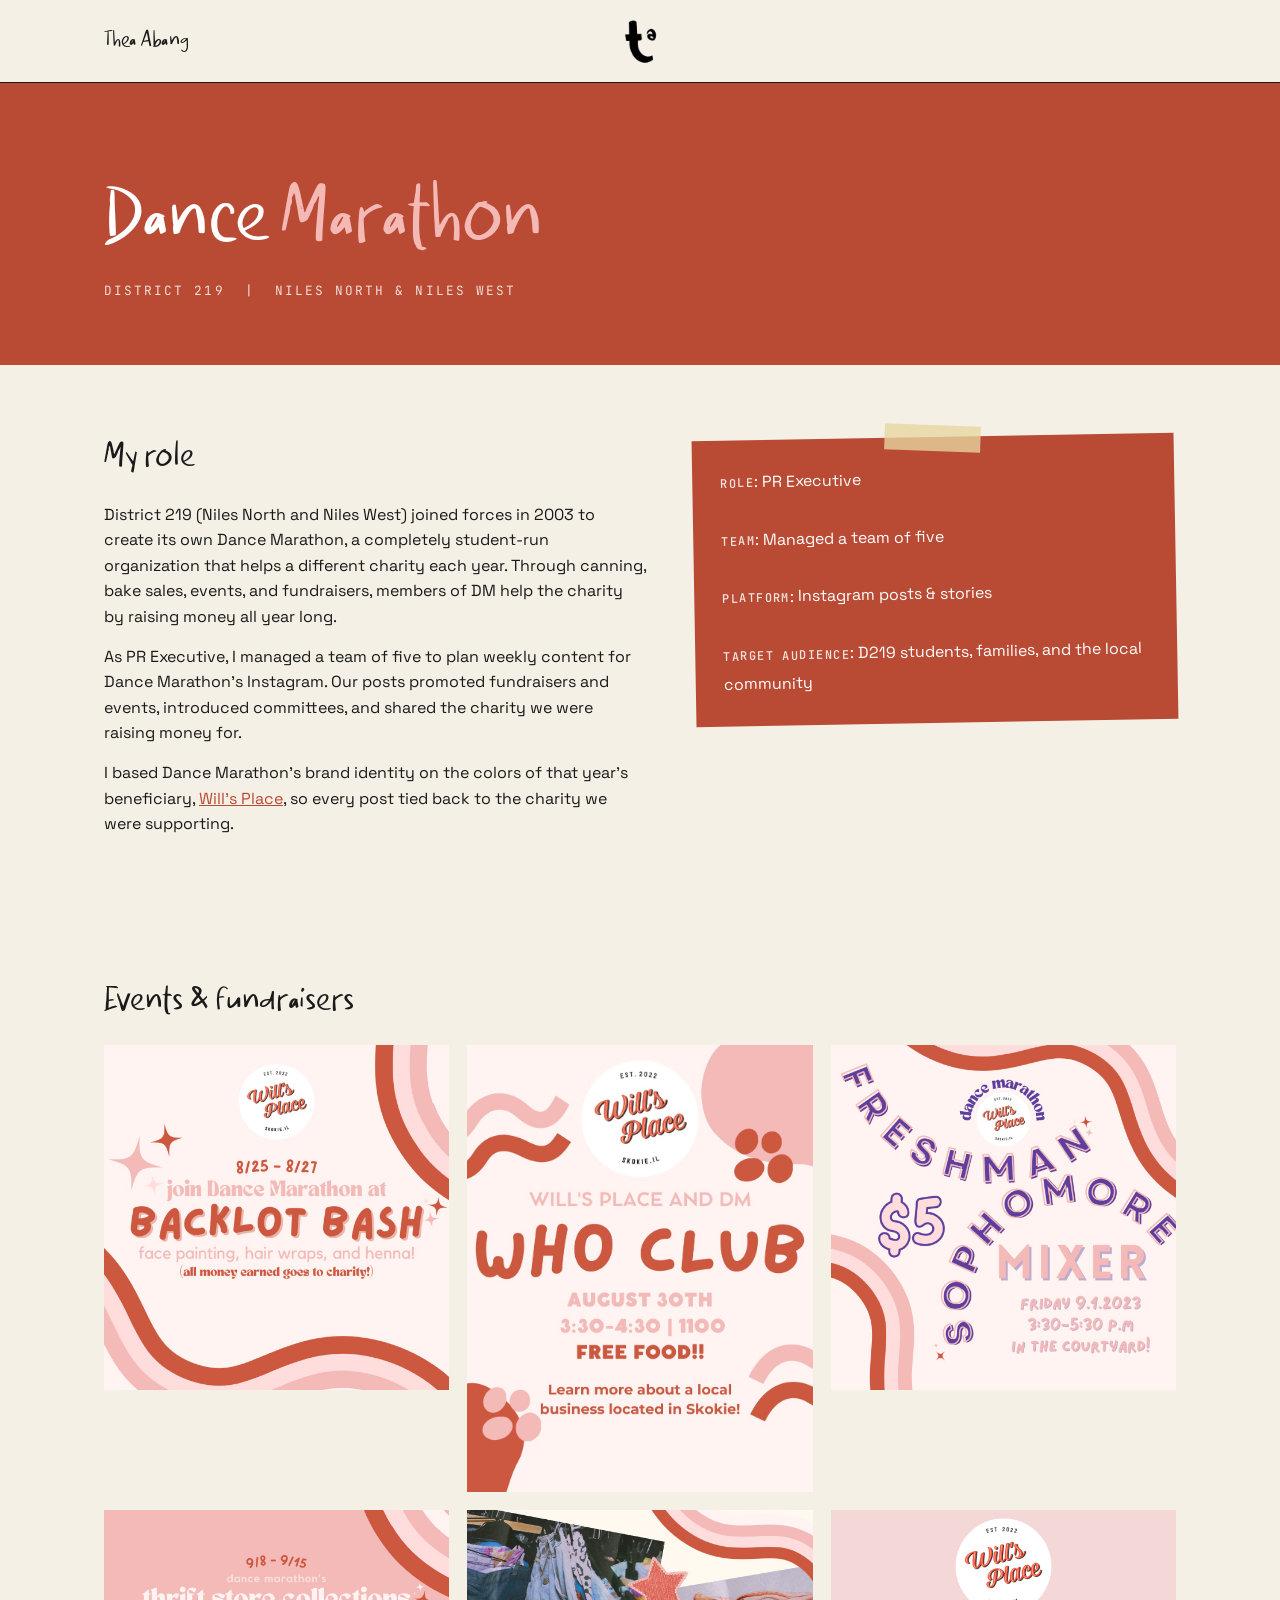
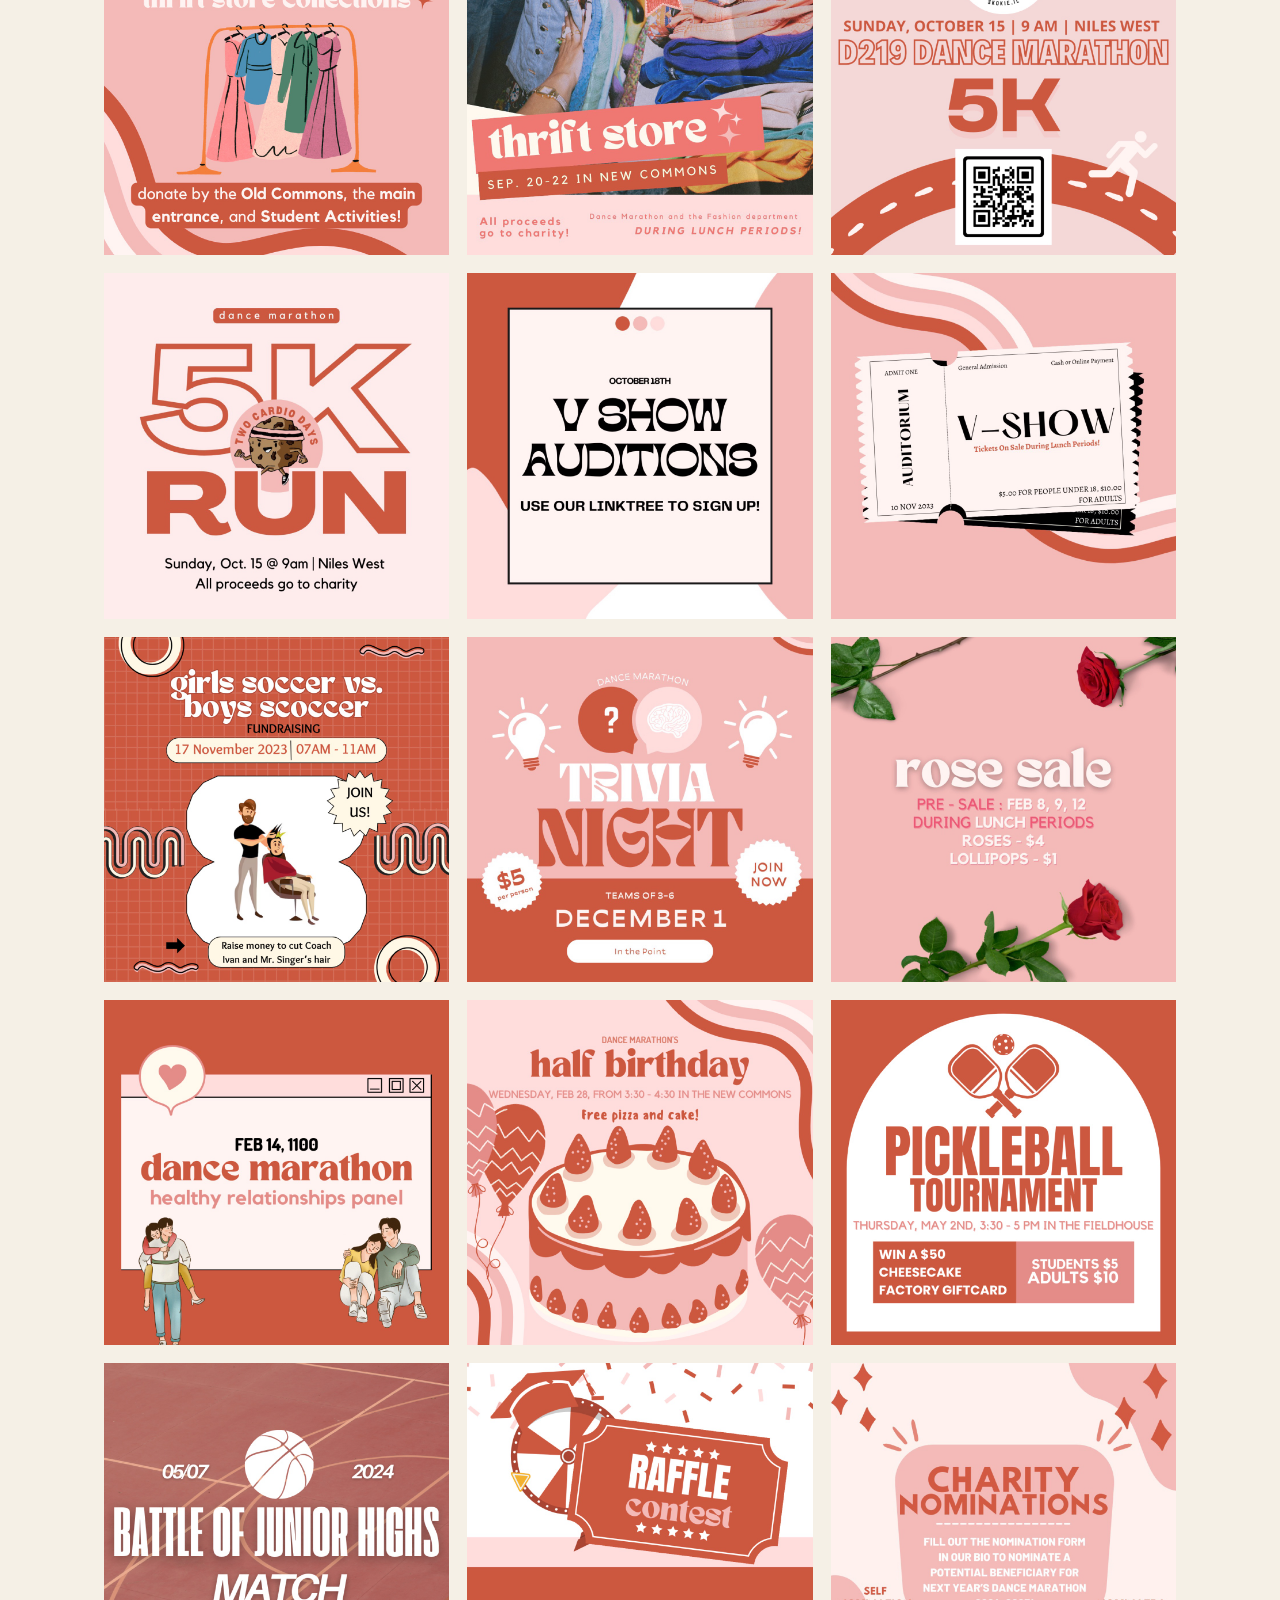
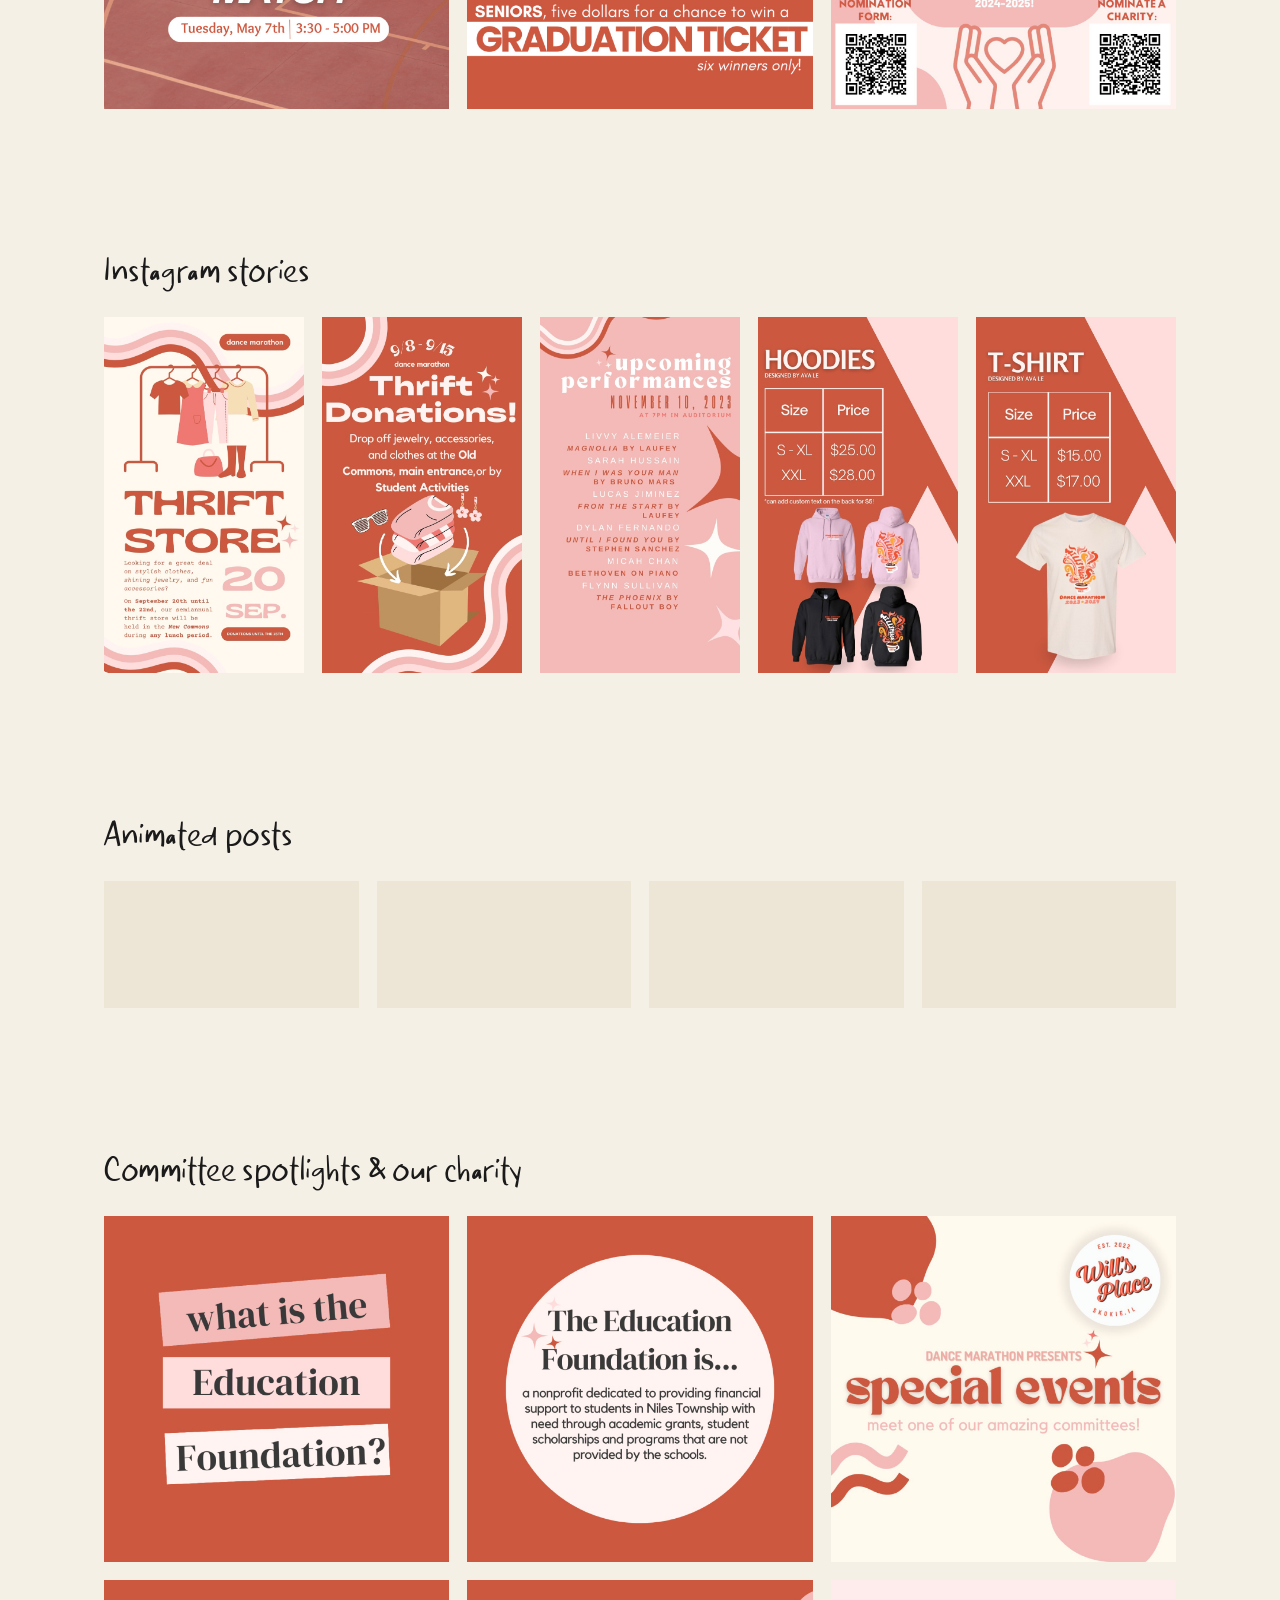
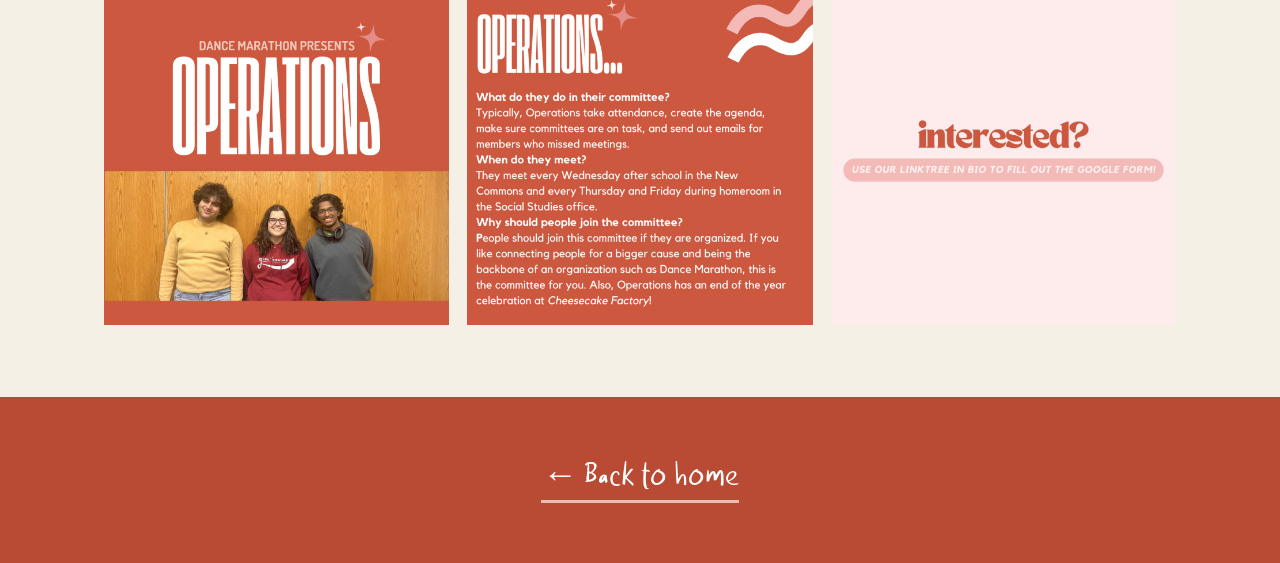
<file: dancemarathon.html>
<!DOCTYPE html>
<html lang="en">
<head>
<meta charset="UTF-8">
<meta name="viewport" content="width=device-width, initial-scale=1">
<title>Dance Marathon | Thea Abang</title>
<link rel="preconnect" href="https://fonts.googleapis.com">
<link href="https://fonts.googleapis.com/css2?family=JetBrains+Mono:wght@400;500&family=Space+Grotesk:wght@400;500;600;700&display=swap" rel="stylesheet">
<style>
  :root{
    --accent:#B94A34; --accent2:#F4B9B5; --ink:#1A1A1A; --bg:#FAFAF7;
  }
</style>
<link rel="stylesheet" href="style.css">
</head>
<body>
<script>
  // if you got here by ripping a post-it off the homepage, start covered in its color and fade in
  try {
    var ripColor = sessionStorage.getItem('ripColor');
    if (ripColor) {
      sessionStorage.removeItem('ripColor');
      var cover = document.createElement('div');
      cover.className = 'rip-in';
      cover.style.background = ripColor;
      document.body.appendChild(cover);
      cover.addEventListener('animationend', function(){ cover.remove(); });
    }
  } catch (err) {}
</script>

<nav class="site"><div class="wrap">
  <strong>Thea Abang</strong>
  <a class="home-logo" href="index.html" title="Back to home"><img src="images/logo-ta.png" alt="Back to home"></a>
</div></nav>

<header class="hero plain">
  <div class="wrap">
    <h1>Dance <span class="accent">Marathon</span></h1>
    <p>DISTRICT 219 &nbsp;|&nbsp; NILES NORTH &amp; NILES WEST</p>
  </div>
</header>

<section class="wrap">
  <div class="row">
    <div class="text">
      <h2 class="block">My role</h2>
      <p>District 219 (Niles North and Niles West) joined forces in 2003 to create its own Dance Marathon, a completely student-run organization that helps a different charity each year. Through canning, bake sales, events, and fundraisers, members of DM help the charity by raising money all year long.</p>
      <p style="margin-top:14px;">As PR Executive, I managed a team of five to plan weekly content for Dance Marathon&rsquo;s Instagram. Our posts promoted fundraisers and events, introduced committees, and shared the charity we were raising money for.</p>
      <p style="margin-top:14px;">I based Dance Marathon&rsquo;s brand identity on the colors of that year&rsquo;s beneficiary, <a href="https://willsplaceskokie.com/" target="_blank" rel="noopener">Will&rsquo;s Place</a>, so every post tied back to the charity we were supporting.</p>
    </div>
    <div class="meta side">
      <p><strong>Role</strong>: PR Executive</p><br>
      <p><strong>Team</strong>: Managed a team of five</p><br>
      <p><strong>Platform</strong>: Instagram posts &amp; stories</p><br>
      <p><strong>Target Audience</strong>: D219 students, families, and the local community</p>
    </div>
  </div>
</section>

<section class="wrap">
  <h2 class="block">Events &amp; fundraisers</h2>
  <div class="grid fit">
    <img src="images/dm-backlot-bash.jpg" alt="Backlot Bash: face painting, hair wraps, and henna, August 25 to 27">
    <img src="images/dm-who-club.jpg" alt="Will's Place and DM WHO Club, August 30, free food">
    <img src="images/dm-mixer.jpg" alt="Freshman and sophomore mixer, Friday September 1, 2023">
    <img src="images/dm-thrift-collections.jpg" alt="Thrift store collections, September 8 to 15">
    <img src="images/dm-thrift-store.jpg" alt="Thrift store, September 20 to 22 in the New Commons">
    <img src="images/dm-5k-qr.jpg" alt="D219 Dance Marathon 5K sign-up with QR code">
    <img src="images/dm-5k-run.jpg" alt="5K run, Sunday October 15 at Niles West, Two Cardio Days cookie mascot">
    <img src="images/dm-vshow-auditions.jpg" alt="V-Show auditions, October 18th">
    <img src="images/dm-vshow-tickets.jpg" alt="V-Show ticket, November 10, 2023, in the auditorium">
    <img src="images/dm-soccer.jpg" alt="Girls soccer vs. boys soccer fundraiser, November 17, 2023">
    <img src="images/dm-trivia.jpg" alt="Trivia night, December 1, teams of 3 to 6">
    <img src="images/dm-rose-sale.jpg" alt="Rose sale presale, February 8, 9 and 12">
    <img src="images/dm-relationships-panel.jpg" alt="Healthy relationships panel, February 14">
    <img src="images/dm-half-birthday.jpg" alt="Dance Marathon's half birthday, February 28, free pizza and cake">
    <img src="images/dm-pickleball.jpg" alt="Pickleball tournament, Thursday May 2nd in the fieldhouse">
    <img src="images/dm-junior-highs.jpg" alt="Battle of the Junior Highs match, May 7, 2024">
    <img src="images/dm-raffle.jpg" alt="Raffle contest for seniors to win a graduation ticket">
    <img src="images/dm-charity-nominations.jpg" alt="Charity nominations for Dance Marathon 2024 to 2025">
  </div>
</section>

<section class="wrap">
  <h2 class="block">Instagram stories</h2>
  <div class="grid fit cols-5">
    <img src="images/dm-thrift-story.jpg" alt="Thrift store story, September 20 until the 22nd">
    <img src="images/dm-thrift-donations.jpg" alt="Thrift donations story, September 8 to 15">
    <img src="images/dm-performances.jpg" alt="V-Show upcoming performances lineup, November 10, 2023">
    <img src="images/dm-hoodies.jpg" alt="Dance Marathon hoodies, sizes and prices">
    <img src="images/dm-tshirt.jpg" alt="Dance Marathon t-shirt, sizes and prices">
  </div>
</section>

<section class="wrap">
  <h2 class="block">Animated posts</h2>
  <div class="grid fit cols-4">
    <video src="video/dm-tshirt.mp4" autoplay muted loop playsinline preload="metadata" aria-label="Animated t-shirt merch post"></video>
    <video src="video/dm-hoodies.mp4" autoplay muted loop playsinline preload="metadata" aria-label="Animated hoodie merch post"></video>
    <video src="video/dm-5k-shirt.mp4" autoplay muted loop playsinline preload="metadata" aria-label="Animated 5K t-shirt merch post"></video>
    <video src="video/dm-vshow.mp4" autoplay muted loop playsinline preload="metadata" aria-label="Animated V-Show announcement, Friday 7 PM at Niles North auditorium"></video>
  </div>
</section>

<section class="wrap">
  <h2 class="block">Committee spotlights &amp; our charity</h2>
  <div class="grid fit">
    <img src="images/dm-edu-foundation-1.jpg" alt="What is the Education Foundation?">
    <img src="images/dm-edu-foundation-2.jpg" alt="The Education Foundation is a nonprofit supporting students in Niles Township">
    <img src="images/dm-special-events.jpg" alt="Special events: meet one of our amazing committees">
    <img src="images/dm-operations-1.jpg" alt="Operations committee members">
    <img src="images/dm-operations-2.jpg" alt="What the Operations committee does, when they meet, and why to join">
    <img src="images/dm-interested.jpg" alt="Interested? Use our Linktree in bio to fill out the Google form">
  </div>
</section>

<footer style="background:var(--accent);color:#fff;padding:60px 0;">
  <div class="wrap">
    <p><a class="back-link" href="index.html">&larr; Back to home</a></p>
  </div>
</footer>

<script>
  // stop the looping videos for people who have reduced motion turned on (they can still tap play)
  if (matchMedia('(prefers-reduced-motion: reduce)').matches){
    document.querySelectorAll('video[autoplay]').forEach(function(v){ v.removeAttribute('autoplay'); v.pause(); v.controls = true; });
  }
</script>

</body>
</html>
</file>
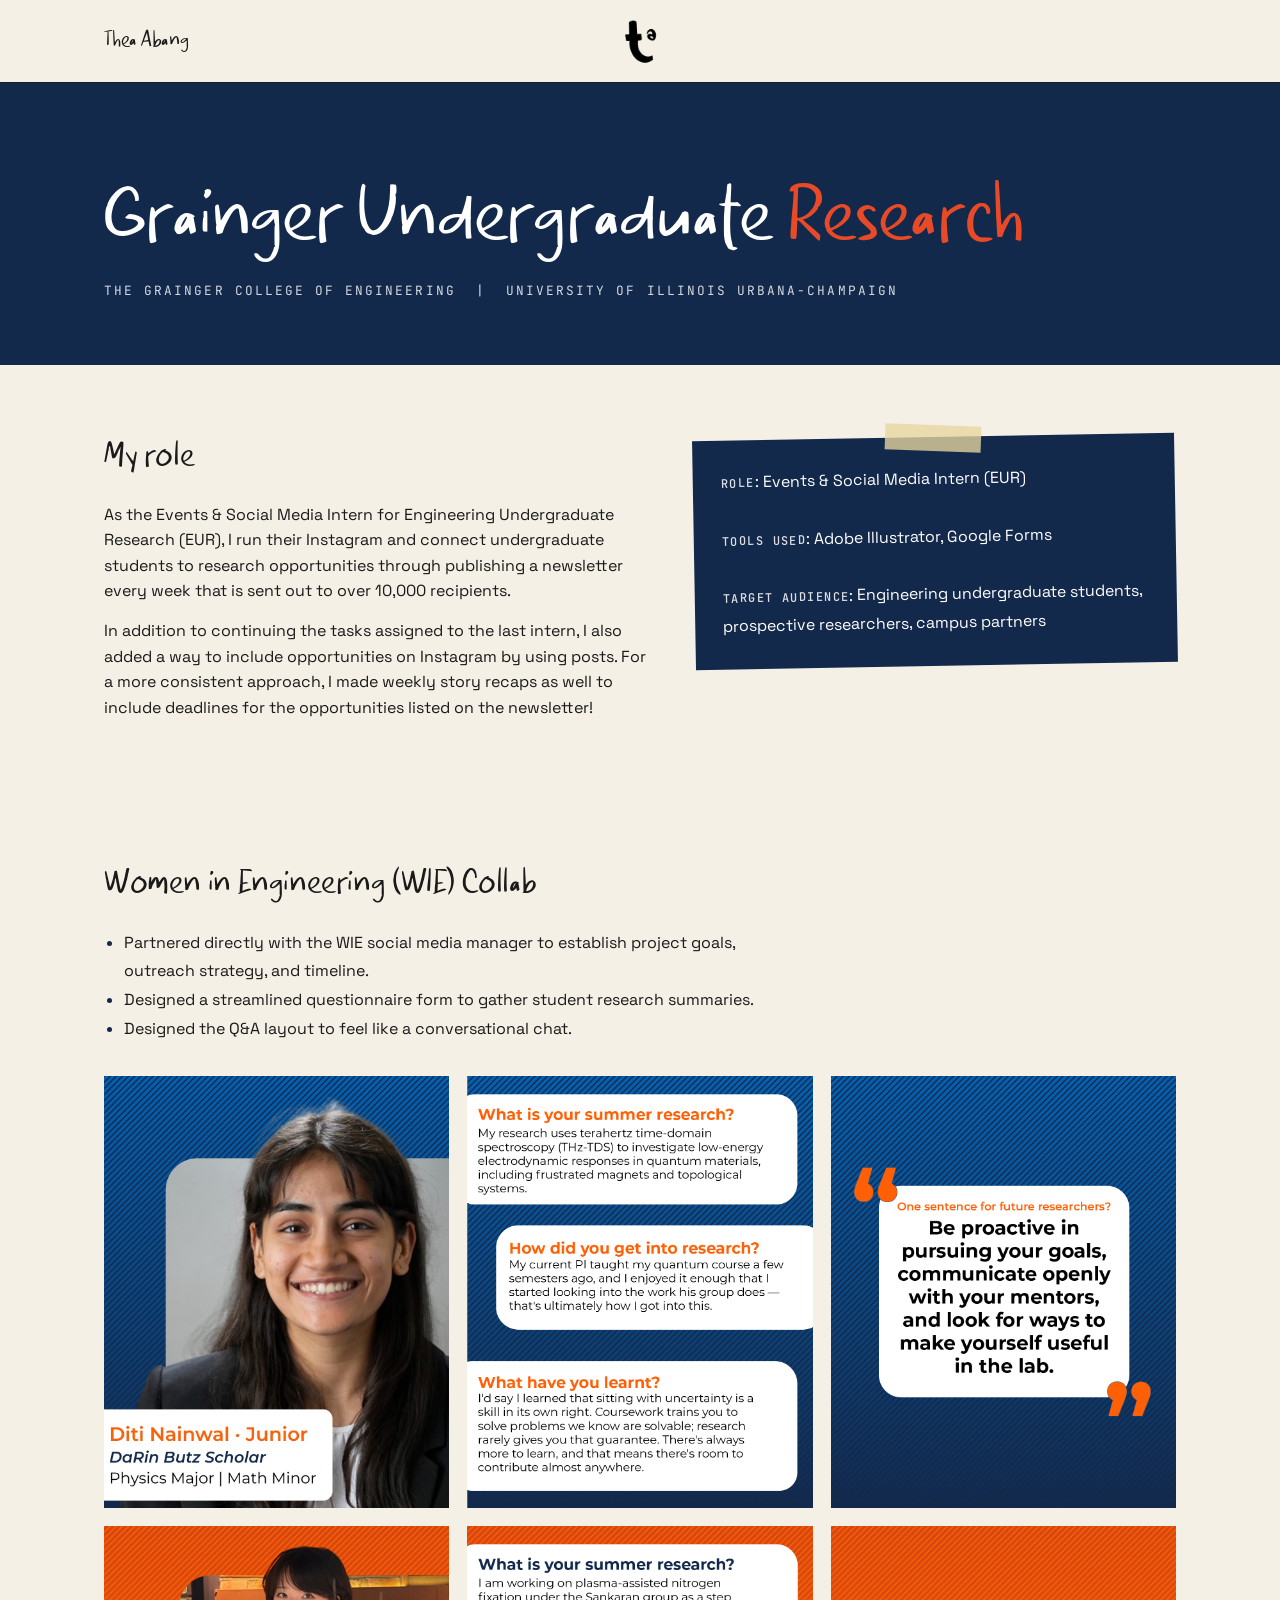
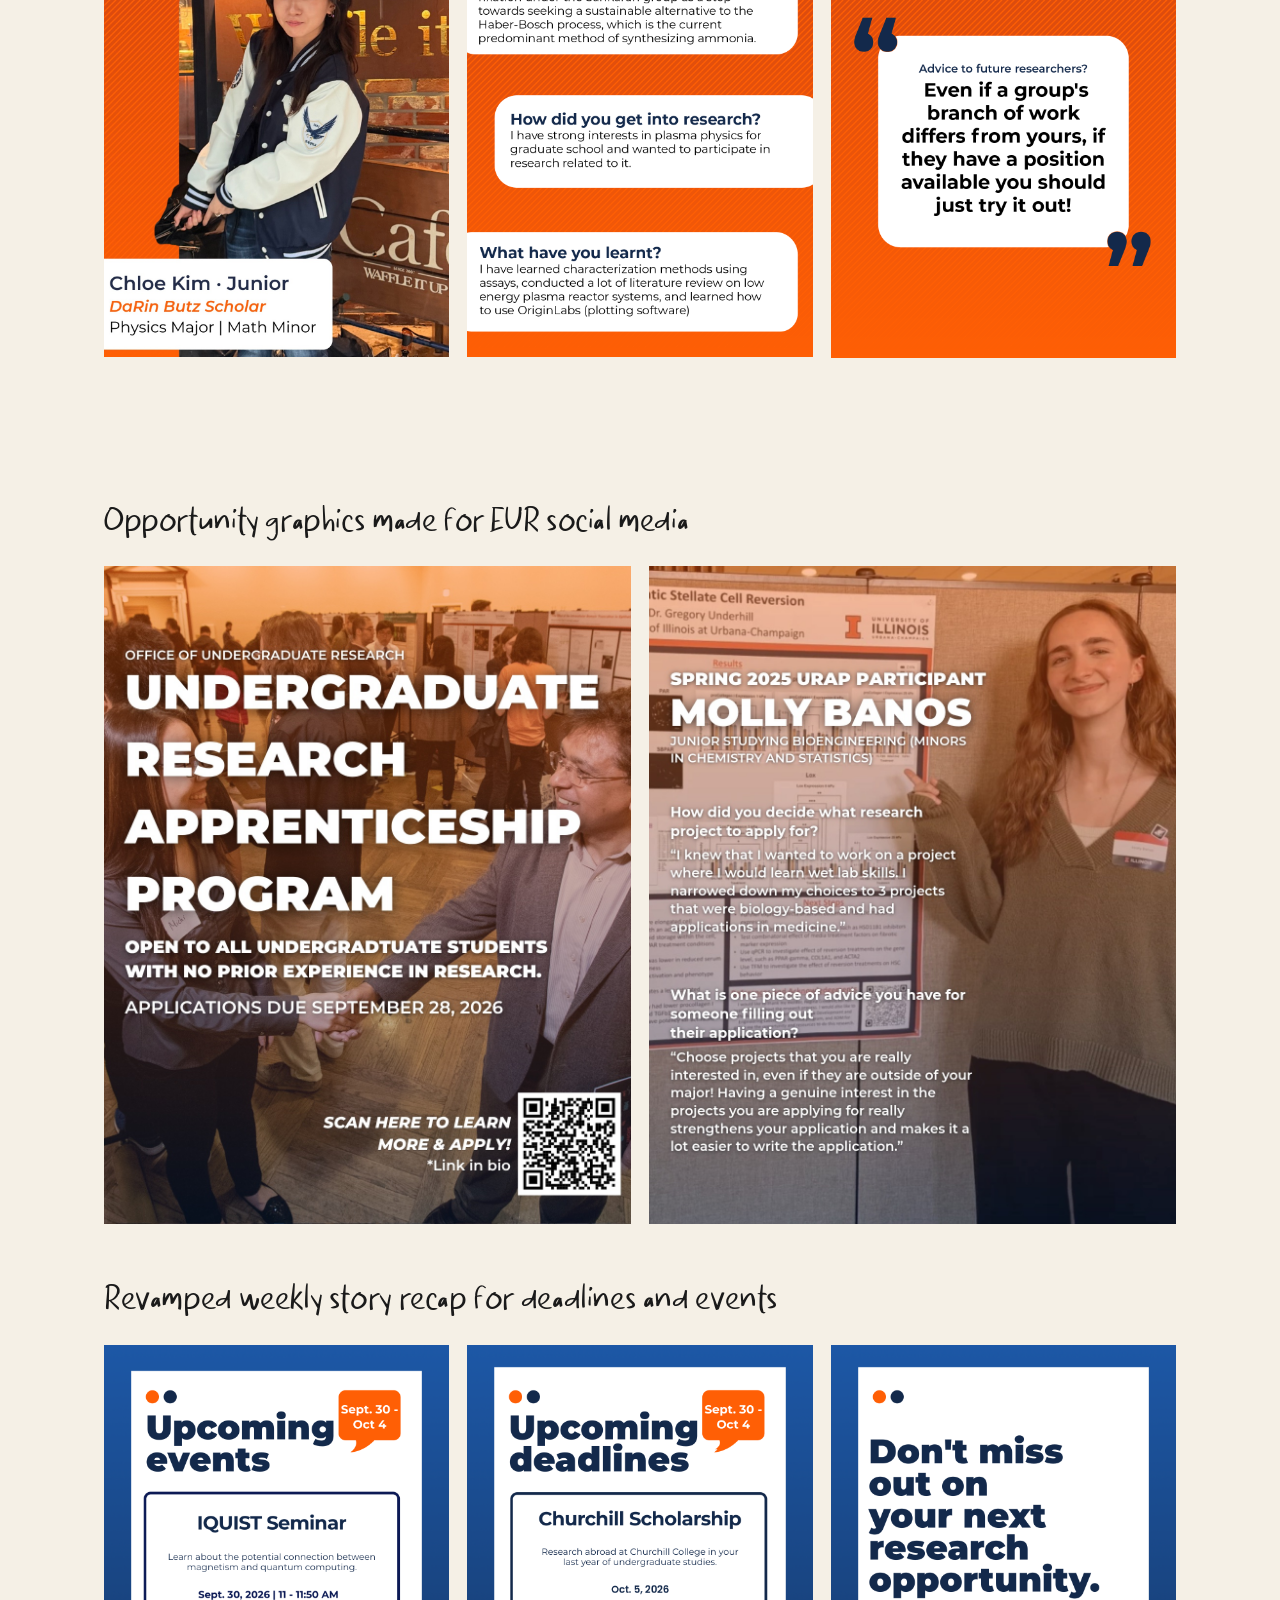
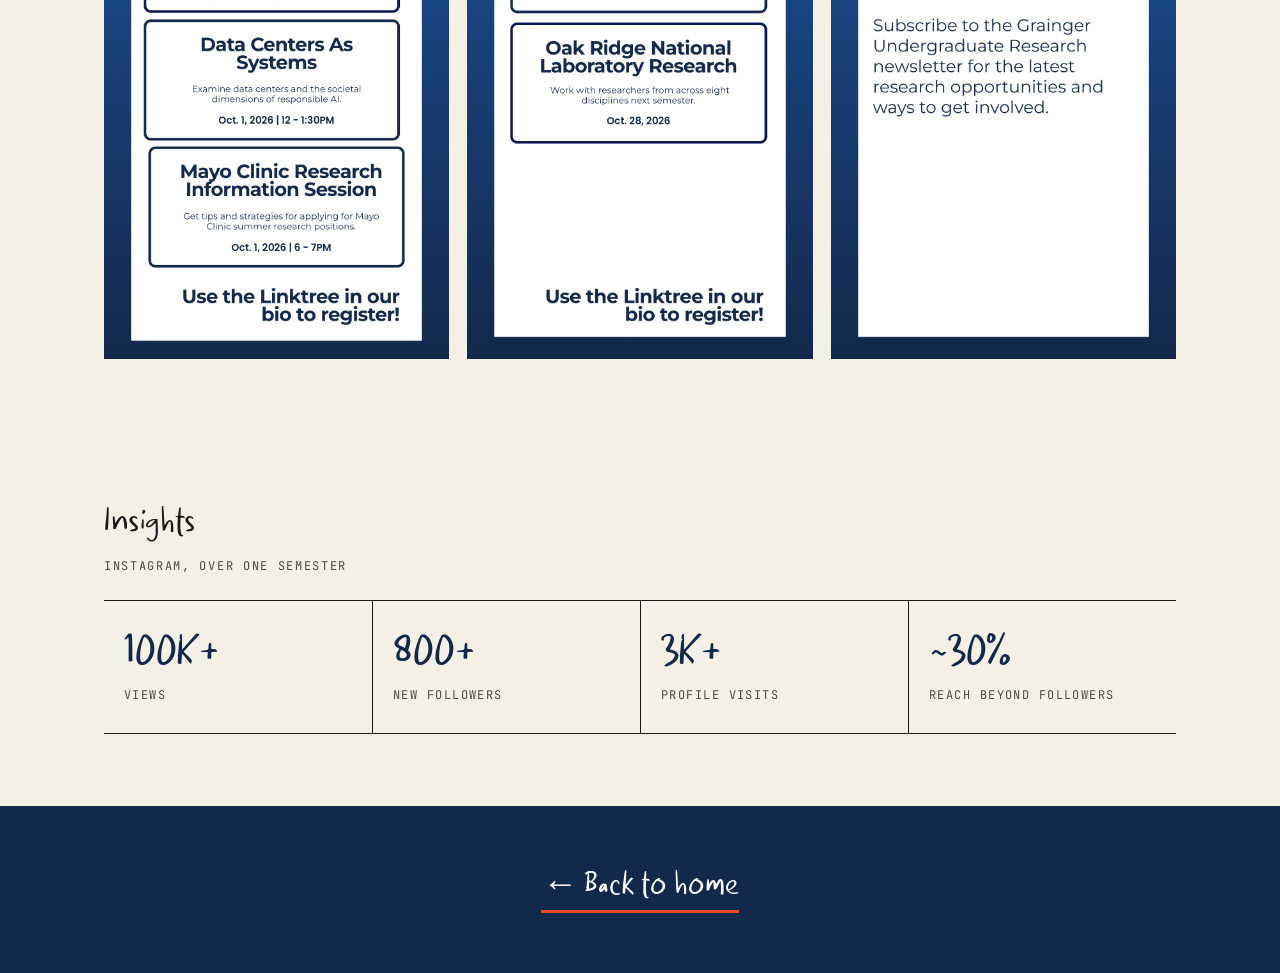
<file: grainger.html>
<!DOCTYPE html>
<html lang="en">
<head>
<meta charset="UTF-8">
<meta name="viewport" content="width=device-width, initial-scale=1">
<title>Grainger College of Engineering | Thea Abang</title>
<link rel="preconnect" href="https://fonts.googleapis.com">
<link href="https://fonts.googleapis.com/css2?family=JetBrains+Mono:wght@400;500&family=Space+Grotesk:wght@400;500;600;700&display=swap" rel="stylesheet">
<style>
  :root{
    --accent:#13294B; --accent2:#E84A27; --ink:#1A1A1A; --bg:#FAFAF7;
  }
</style>
<link rel="stylesheet" href="style.css">
</head>
<body>
<script>
  // if you got here by ripping a post-it off the homepage, start covered in its color and fade in
  try {
    var ripColor = sessionStorage.getItem('ripColor');
    if (ripColor) {
      sessionStorage.removeItem('ripColor');
      var cover = document.createElement('div');
      cover.className = 'rip-in';
      cover.style.background = ripColor;
      document.body.appendChild(cover);
      cover.addEventListener('animationend', function(){ cover.remove(); });
    }
  } catch (err) {}
</script>

<nav class="site"><div class="wrap">
  <strong>Thea Abang</strong>
  <a class="home-logo" href="index.html" title="Back to home"><img src="images/logo-ta.png" alt="Back to home"></a>
</div></nav>

<header class="hero plain">
  <div class="wrap">
    <h1>Grainger Undergraduate <span class="accent">Research</span></h1>
    <p>THE GRAINGER COLLEGE OF ENGINEERING &nbsp;|&nbsp; UNIVERSITY OF ILLINOIS URBANA-CHAMPAIGN</p>
  </div>
</header>

<section class="wrap">
  <div class="row">
    <div class="text">
      <h2 class="block">My role</h2>
      <p>As the Events &amp; Social Media Intern for Engineering Undergraduate Research (EUR), I run their Instagram and connect undergraduate students to research opportunities through publishing a newsletter every week that is sent out to over 10,000 recipients.</p>
      <p style="margin-top:14px;">In addition to continuing the tasks assigned to the last intern, I also added a way to include opportunities on Instagram by using posts. For a more consistent approach, I made weekly story recaps as well to include deadlines for the opportunities listed on the newsletter!</p>
    </div>
    <div class="meta side">
      <p><strong>Role</strong>: Events &amp; Social Media Intern (EUR)</p><br>
      <p><strong>Tools Used</strong>: Adobe Illustrator, Google Forms</p><br>
      <p><strong>Target Audience</strong>: Engineering undergraduate students, prospective researchers, campus partners</p>
    </div>
  </div>
</section>

<section class="wrap">
  <h2 class="block">Women in Engineering (WIE) Collab</h2>
  <ul style="line-height:1.8;max-width:70ch;margin-bottom:32px;">
    <li>Partnered directly with the WIE social media manager to establish project goals, outreach strategy, and timeline.</li>
    <li>Designed a streamlined questionnaire form to gather student research summaries.</li>
    <li>Designed the Q&amp;A layout to feel like a conversational chat.</li>
  </ul>
  <div class="grid fit">
    <img src="images/grainger-wie-1.jpg" alt="WIE collab graphic 1">
    <img src="images/grainger-wie-2.jpg" alt="WIE collab graphic 2">
    <img src="images/grainger-wie-3.jpg" alt="WIE collab graphic 3">
    <img src="images/grainger-wie-4.jpg" alt="WIE collab graphic 4">
    <img src="images/grainger-wie-5.jpg" alt="WIE collab graphic 5">
    <img src="images/grainger-wie-6.jpg" alt="WIE collab graphic 6">
  </div>
</section>

<section class="wrap">
  <h2 class="block">Opportunity graphics made for EUR social media</h2>
  <div class="grid fit" style="grid-template-columns:repeat(2,1fr);">
    <img src="images/grainger-opp-1.jpg" alt="Opportunity graphic 1">
    <img src="images/grainger-opp-2.jpg" alt="Opportunity graphic 2">
  </div>
  <h2 class="block" style="margin-top:56px;">Revamped weekly story recap for deadlines and events</h2>
  <div class="grid fit">
    <img src="images/grainger-story-1.jpg" alt="Weekly story recap graphic 1">
    <img src="images/grainger-story-2.jpg" alt="Weekly story recap graphic 2">
    <img src="images/grainger-story-3.jpg" alt="Weekly story recap graphic 3">
  </div>
</section>

<section class="wrap">
  <h2 class="block">Insights</h2>
  <p class="stats-note">Instagram, over one semester</p>
  <div class="stats">
    <div class="stat"><b>100K+</b><span>views</span></div>
    <div class="stat"><b>800+</b><span>new followers</span></div>
    <div class="stat"><b>3K+</b><span>profile visits</span></div>
    <div class="stat"><b>~30%</b><span>reach beyond followers</span></div>
  </div>
</section>

<footer style="background:var(--accent);color:#fff;padding:60px 0;">
  <div class="wrap">
    <p><a class="back-link" href="index.html">&larr; Back to home</a></p>
  </div>
</footer>

</body>
</html>
</file>
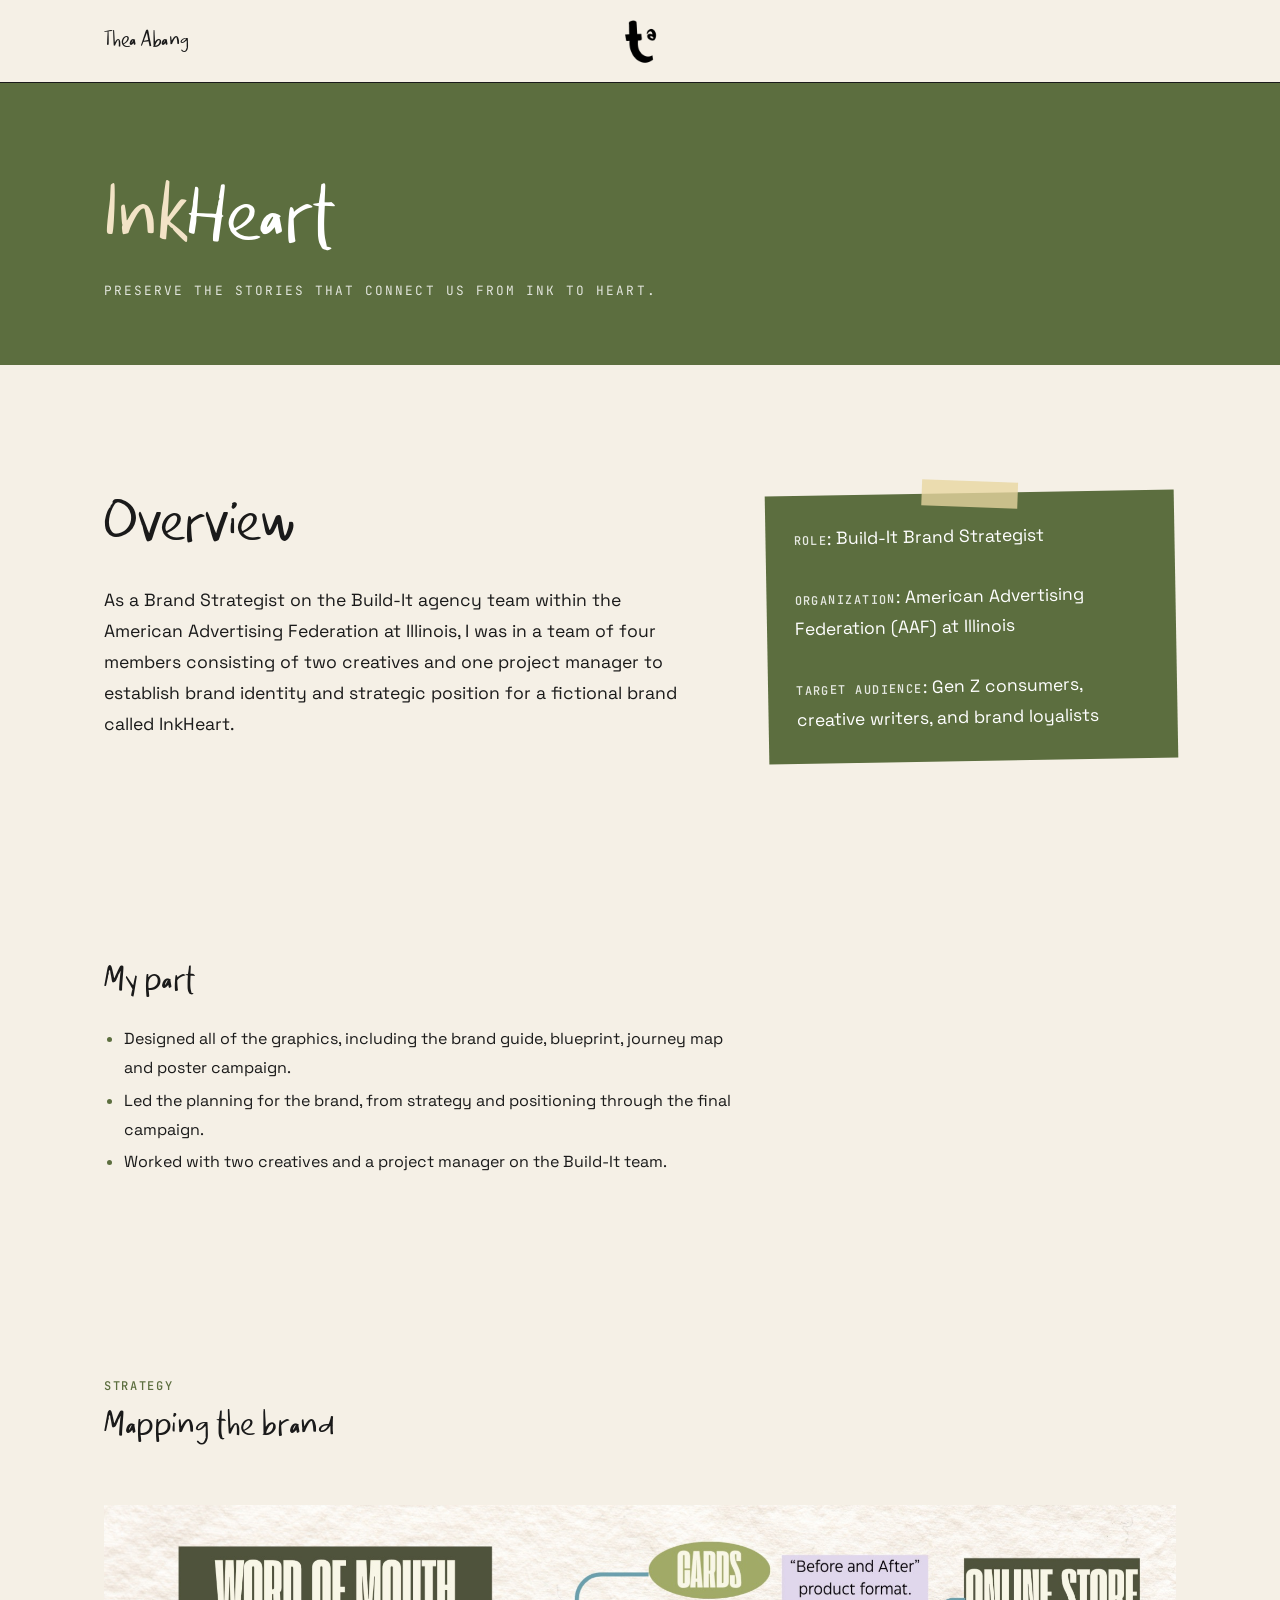
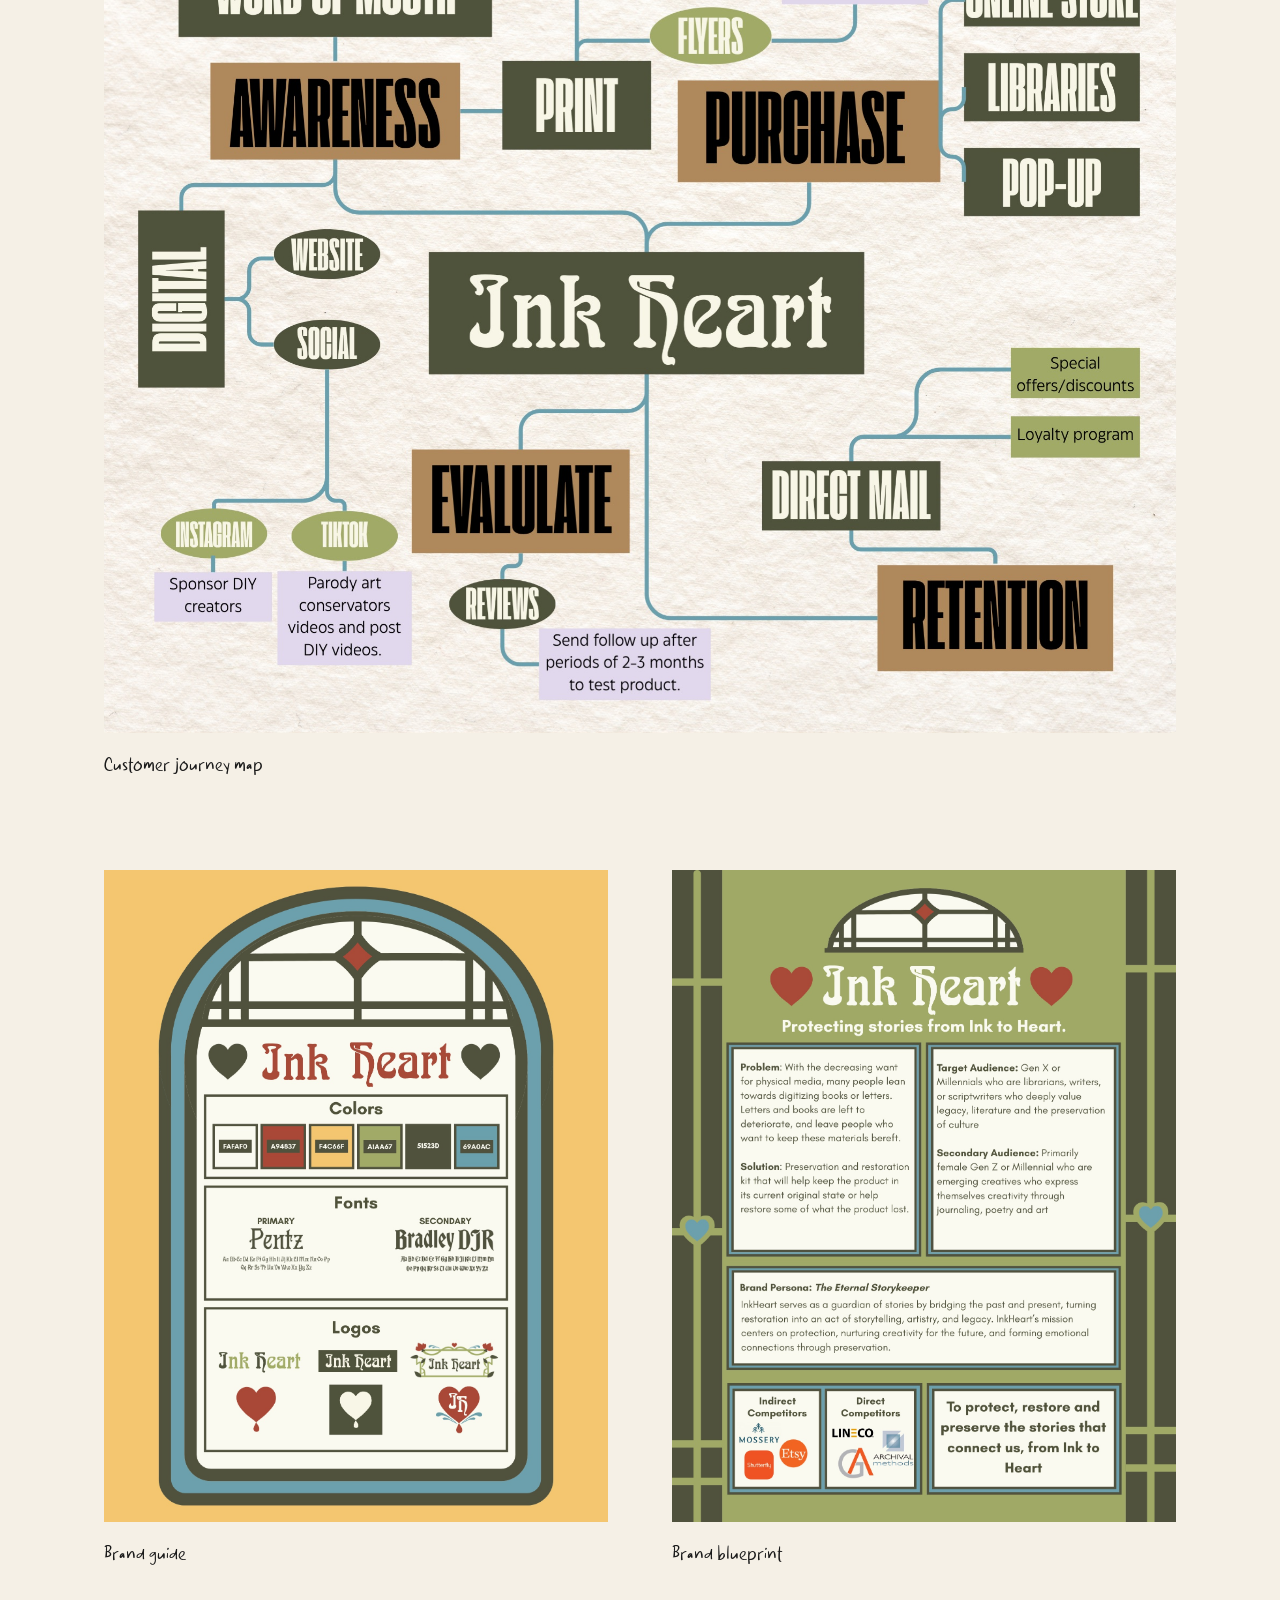
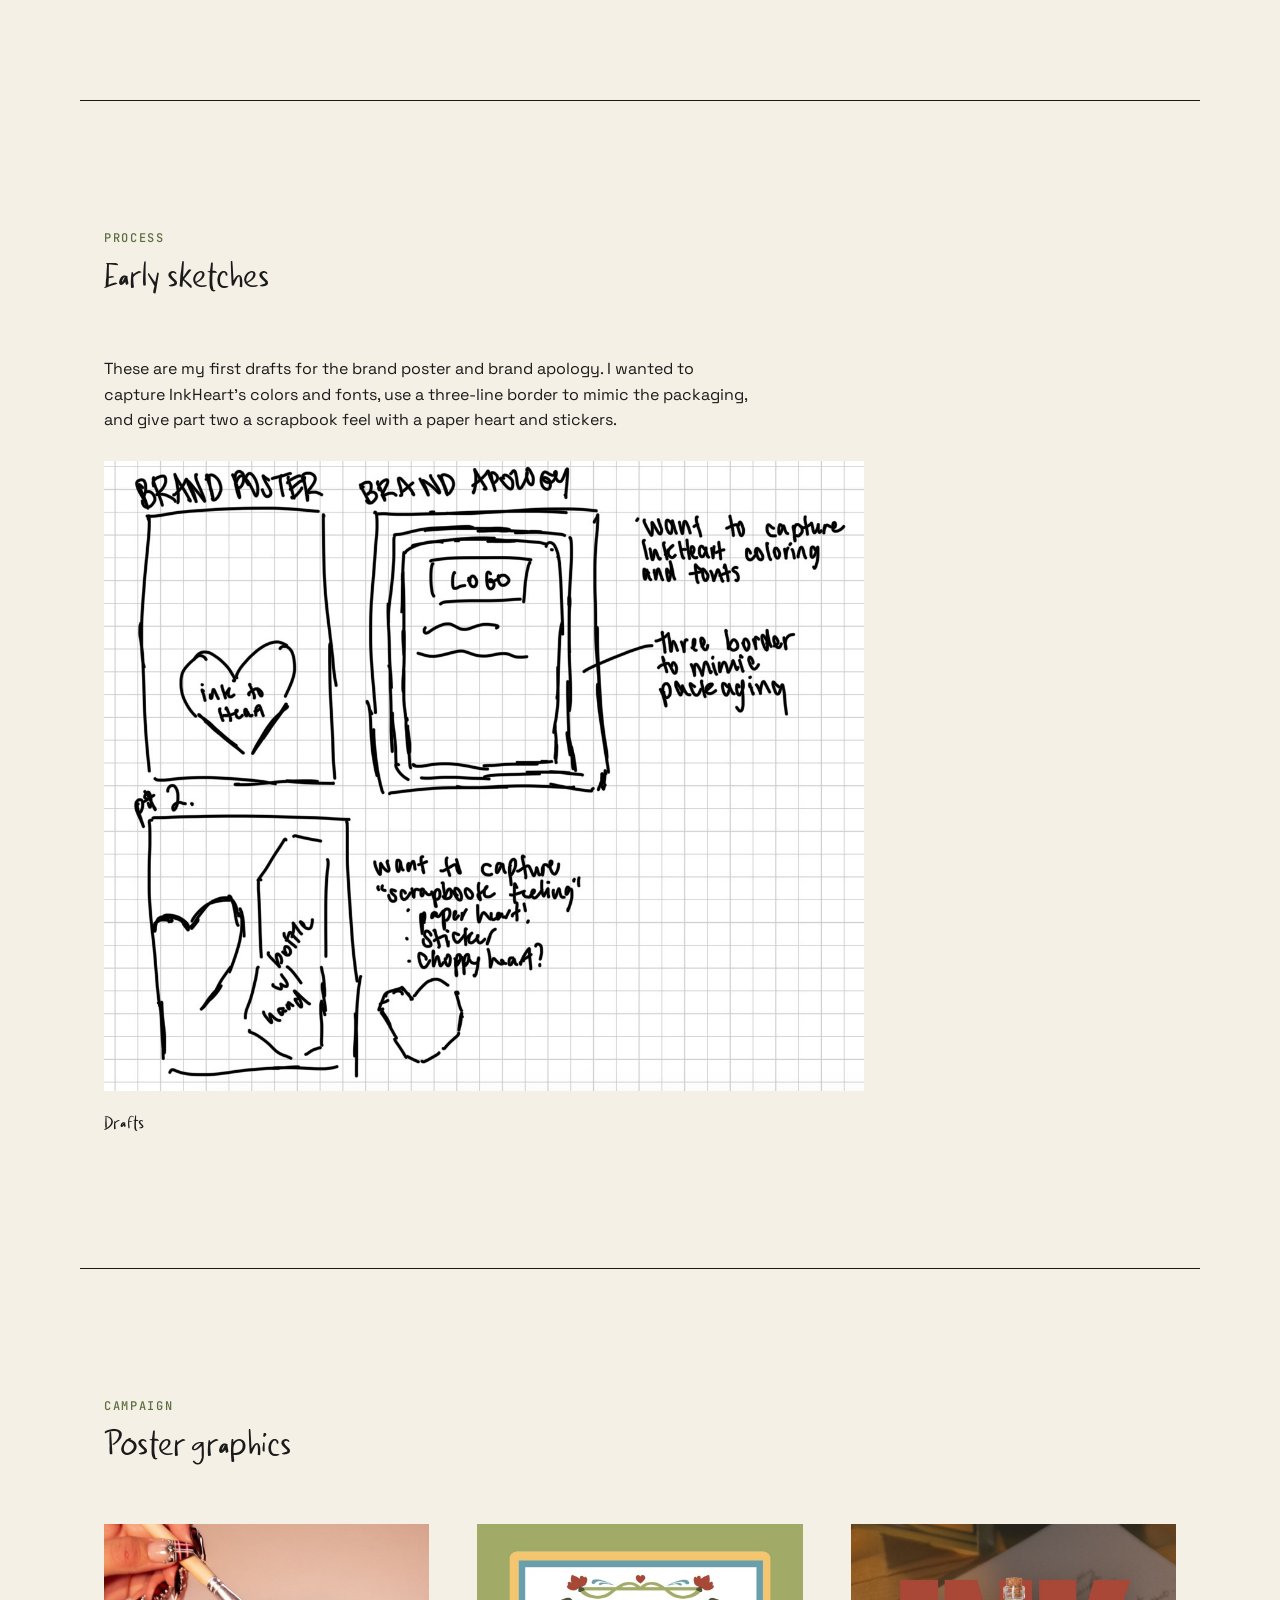
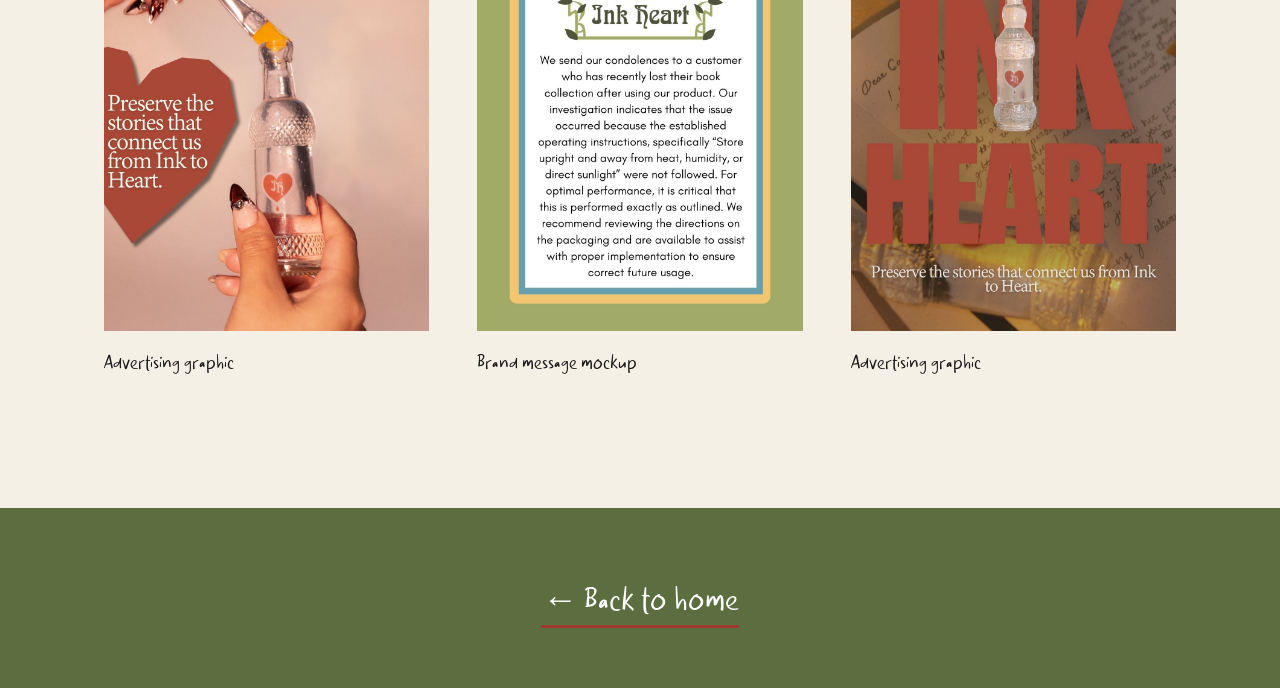
<file: inkheart.html>
<!DOCTYPE html>
<html lang="en">
<head>
<meta charset="UTF-8">
<meta name="viewport" content="width=device-width, initial-scale=1">
<title>InkHeart Brand Strategy | Thea Abang</title>
<link rel="preconnect" href="https://fonts.googleapis.com">
<link href="https://fonts.googleapis.com/css2?family=JetBrains+Mono:wght@400;500&family=Space+Grotesk:wght@400;500;600;700&display=swap" rel="stylesheet">
<style>
  :root{
    --accent:#5C6E3F; --accent2:#9C3B2E; --ink:#1A1A1A; --bg:#FAF6EC; --hero-accent:#F2E3C6;
  }
</style>
<link rel="stylesheet" href="style.css">
</head>
<body>
<script>
  // if you got here by ripping a post-it off the homepage, start covered in its color and fade in
  try {
    var ripColor = sessionStorage.getItem('ripColor');
    if (ripColor) {
      sessionStorage.removeItem('ripColor');
      var cover = document.createElement('div');
      cover.className = 'rip-in';
      cover.style.background = ripColor;
      document.body.appendChild(cover);
      cover.addEventListener('animationend', function(){ cover.remove(); });
    }
  } catch (err) {}
</script>

<nav class="site"><div class="wrap">
  <strong>Thea Abang</strong>
  <a class="home-logo" href="index.html" title="Back to home"><img src="images/logo-ta.png" alt="Back to home"></a>
</div></nav>

<header class="hero plain">
  <div class="wrap">
    <h1><span class="accent">Ink</span>Heart</h1>
    <p>Preserve the stories that connect us from Ink to Heart.</p>
  </div>
</header>

<section class="wrap cs-section">
  <div class="cs-intro">
    <div>
      <h2 class="script">Overview</h2>
      <p>As a Brand Strategist on the Build-It agency team within the American Advertising Federation at Illinois, I was in a team of four members consisting of two creatives and one project manager to establish brand identity and strategic position for a fictional brand called <em>InkHeart</em>.</p>
    </div>
    <div class="meta">
      <p><strong>Role</strong>: Build-It Brand Strategist</p><br>
      <p><strong>Organization</strong>: American Advertising Federation (AAF) at Illinois</p><br>
      <p><strong>Target Audience</strong>: Gen Z consumers, creative writers, and brand loyalists</p>
    </div>
  </div>
</section>

<section class="wrap my-part">
  <h2 class="block">My part</h2>
  <ul>
    <li>Designed all of the graphics, including the brand guide, blueprint, journey map and poster campaign.</li>
    <li>Led the planning for the brand, from strategy and positioning through the final campaign.</li>
    <li>Worked with two creatives and a project manager on the Build-It team.</li>
  </ul>
</section>

<section class="wrap cs-section">
  <div class="cs-head">
    <span class="label">Strategy</span>
    <h2 class="block">Mapping the brand</h2>
  </div>
  <figure class="frame">
    <div class="art" style="--ratio:16/9" data-file="inkheart-journey-map.jpg"><img src="images/inkheart-journey-map.jpg" alt="InkHeart customer journey map" onerror="this.remove()"></div>
    <figcaption><b>Customer journey map</b></figcaption>
  </figure>
  <div class="cs-pair">
    <figure class="frame">
      <div class="art" style="--ratio:3/4" data-file="inkheart-brand-guide.jpg"><img src="images/inkheart-brand-guide.jpg" alt="InkHeart brand guide" onerror="this.remove()"></div>
      <figcaption><b>Brand guide</b></figcaption>
    </figure>
    <figure class="frame">
      <div class="art" style="--ratio:3/4" data-file="inkheart-blueprint.jpg"><img src="images/inkheart-blueprint.jpg" alt="InkHeart brand blueprint" onerror="this.remove()"></div>
      <figcaption><b>Brand blueprint</b></figcaption>
    </figure>
  </div>
</section>

<section class="wrap cs-section">
  <div class="cs-head">
    <span class="label">Process</span>
    <h2 class="block">Early sketches</h2>
  </div>
  <p style="max-width:65ch;margin-bottom:28px;">These are my first drafts for the brand poster and brand apology. I wanted to capture InkHeart&rsquo;s colors and fonts, use a three-line border to mimic the packaging, and give part two a scrapbook feel with a paper heart and stickers.</p>
  <figure class="frame" style="max-width:760px;">
    <div class="art" style="--ratio:1243/1030" data-file="inkheart-sketches.jpg"><img src="images/inkheart-sketches.jpg" alt="Hand-drawn drafts of the InkHeart brand poster and brand apology, with notes on colors, a three-line border and a scrapbook feel" onerror="this.remove()"></div>
    <figcaption><b>Drafts</b></figcaption>
  </figure>
</section>

<section class="wrap cs-section">
  <div class="cs-head">
    <span class="label">Campaign</span>
    <h2 class="block">Poster graphics</h2>
  </div>
  <div class="cs-trio">
    <figure class="frame">
      <div class="art" style="--ratio:2/3" data-file="inkheart-poster-1.jpg"><img src="images/inkheart-poster-1.jpg" alt="InkHeart poster 1" onerror="this.remove()"></div>
      <figcaption><b>Advertising graphic</b></figcaption>
    </figure>
    <figure class="frame">
      <div class="art" style="--ratio:2/3" data-file="inkheart-poster-2.jpg"><img src="images/inkheart-poster-2.jpg" alt="InkHeart poster 2" onerror="this.remove()"></div>
      <figcaption><b>Brand message mockup</b></figcaption>
    </figure>
    <figure class="frame">
      <div class="art" style="--ratio:2/3" data-file="inkheart-poster-3.jpg"><img src="images/inkheart-poster-3.jpg" alt="InkHeart poster 3" onerror="this.remove()"></div>
      <figcaption><b>Advertising graphic</b></figcaption>
    </figure>
  </div>
</section>

<footer style="background:var(--accent);color:#fff;padding:60px 0;">
  <div class="wrap">
    <p style="margin-top:14px;"><a class="back-link" href="index.html">&larr; Back to home</a></p>
  </div>
</footer>

</body>
</html>
</file>
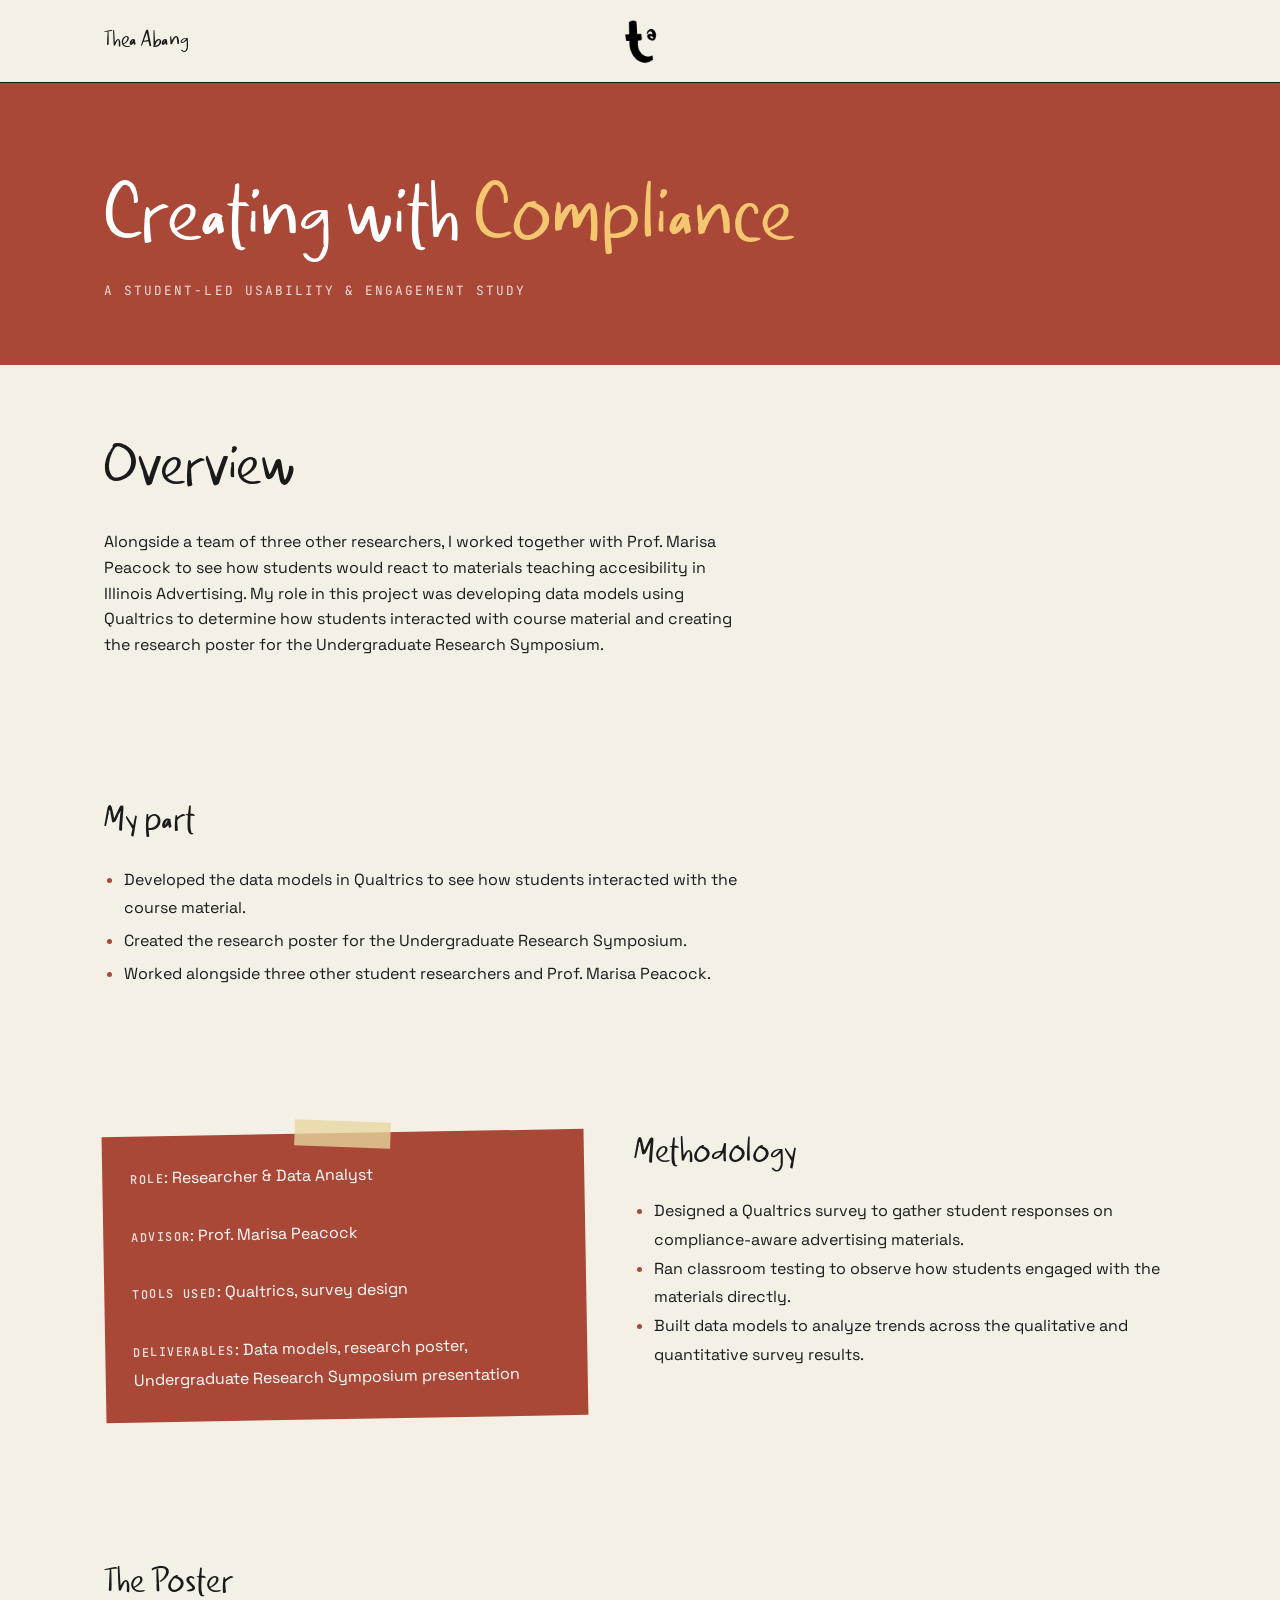
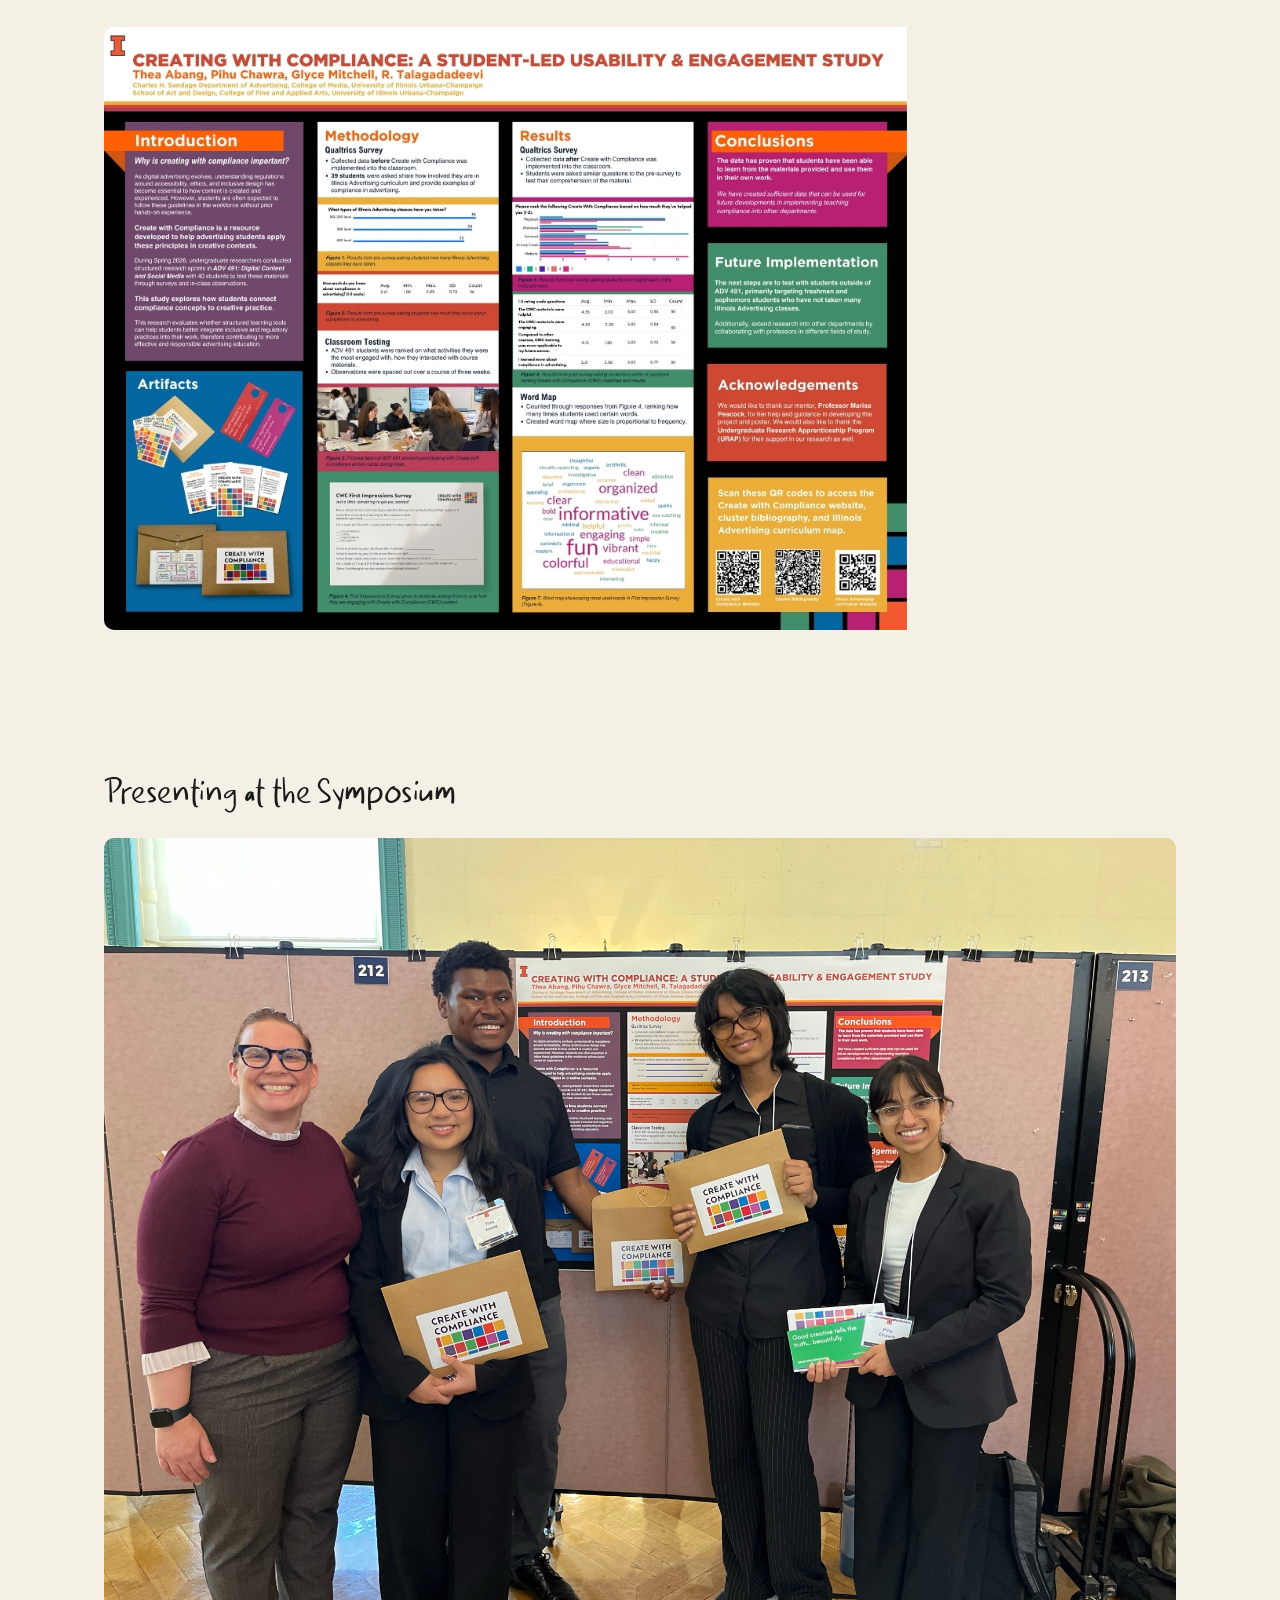
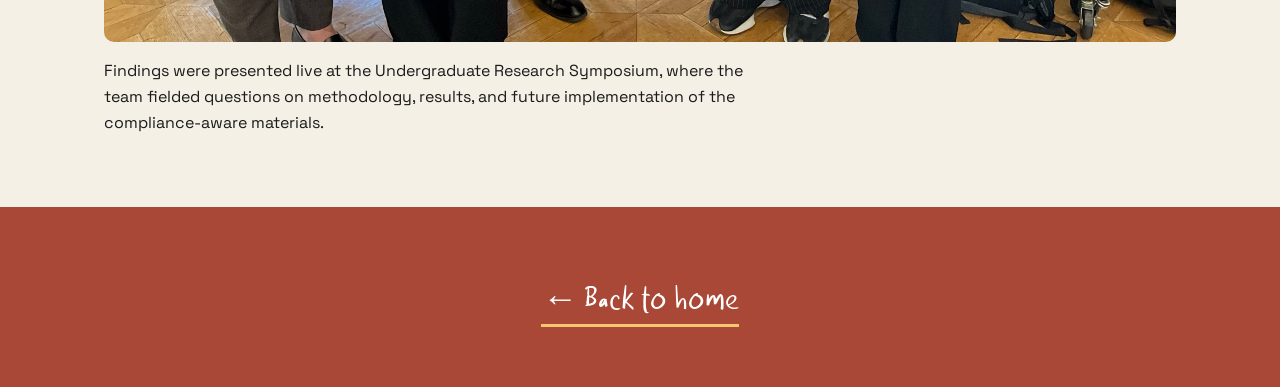
<file: research.html>
<!DOCTYPE html>
<html lang="en">
<head>
<meta charset="UTF-8">
<meta name="viewport" content="width=device-width, initial-scale=1">
<title>Undergraduate Research | Thea Abang</title>
<link rel="preconnect" href="https://fonts.googleapis.com">
<link href="https://fonts.googleapis.com/css2?family=JetBrains+Mono:wght@400;500&family=Space+Grotesk:wght@400;500;600;700&display=swap" rel="stylesheet">
<style>
  :root{
    --accent:#A94837; --accent2:#F4C66F; --ink:#1A1A1A; --bg:#FAFAF7;
  }
</style>
<link rel="stylesheet" href="style.css">
</head>
<body>
<script>
  // if you got here by ripping a post-it off the homepage, start covered in its color and fade in
  try {
    var ripColor = sessionStorage.getItem('ripColor');
    if (ripColor) {
      sessionStorage.removeItem('ripColor');
      var cover = document.createElement('div');
      cover.className = 'rip-in';
      cover.style.background = ripColor;
      document.body.appendChild(cover);
      cover.addEventListener('animationend', function(){ cover.remove(); });
    }
  } catch (err) {}
</script>

<nav class="site"><div class="wrap">
  <strong>Thea Abang</strong>
  <a class="home-logo" href="index.html" title="Back to home"><img src="images/logo-ta.png" alt="Back to home"></a>
</div></nav>

<header class="hero plain">
  <div class="wrap">
    <h1>Creating with <span class="accent">Compliance</span></h1>
    <p>A STUDENT-LED USABILITY &amp; ENGAGEMENT STUDY</p>
  </div>
</header>

<section class="wrap">
  <h2 class="script">Overview</h2>
  <p style="max-width:65ch;">Alongside a team of three other researchers, I worked together with Prof. Marisa Peacock to see how students would react to materials teaching accesibility in Illinois Advertising. My role in this project was developing data models using Qualtrics to determine how students interacted with course material and creating the research poster for the Undergraduate Research Symposium.</p>
</section>

<section class="wrap my-part">
  <h2 class="block">My part</h2>
  <ul>
    <li>Developed the data models in Qualtrics to see how students interacted with the course material.</li>
    <li>Created the research poster for the Undergraduate Research Symposium.</li>
    <li>Worked alongside three other student researchers and Prof. Marisa Peacock.</li>
  </ul>
</section>

<section class="wrap">
  <div class="row">
    <div class="meta side">
      <p><strong>Role</strong>: Researcher &amp; Data Analyst</p><br>
      <p><strong>Advisor</strong>: Prof. Marisa Peacock</p><br>
      <p><strong>Tools Used</strong>: Qualtrics, survey design</p><br>
      <p><strong>Deliverables</strong>: Data models, research poster, Undergraduate Research Symposium presentation</p>
    </div>
    <div class="text">
      <h2 class="block">Methodology</h2>
      <ul style="padding-left:20px;line-height:1.8;">
        <li>Designed a Qualtrics survey to gather student responses on compliance-aware advertising materials.</li>
        <li>Ran classroom testing to observe how students engaged with the materials directly.</li>
        <li>Built data models to analyze trends across the qualitative and quantitative survey results.</li>
      </ul>
    </div>
  </div>
</section>

<section class="wrap">
  <h2 class="block">The Poster</h2>
  <img src="images/research-poster.jpg" alt="Creating with Compliance research poster" style="width:100%;border-radius:10px;">
</section>

<section class="wrap">
  <h2 class="block">Presenting at the Symposium</h2>
  <img src="images/research-team.jpg" alt="Research team presenting at the symposium" style="width:100%;border-radius:10px;">
  <p style="margin-top:16px;max-width:65ch;">Findings were presented live at the Undergraduate Research Symposium, where the team fielded questions on methodology, results, and future implementation of the compliance-aware materials.</p>
</section>

<footer style="background:var(--accent);color:#fff;padding:60px 0;">
  <div class="wrap">
    <div class="script" style="font-size:2rem;"></div>
    <p style="margin-top:14px;"><a class="back-link" href="index.html">&larr; Back to home</a></p>
  </div>
</footer>

</body>
</html>
</file>
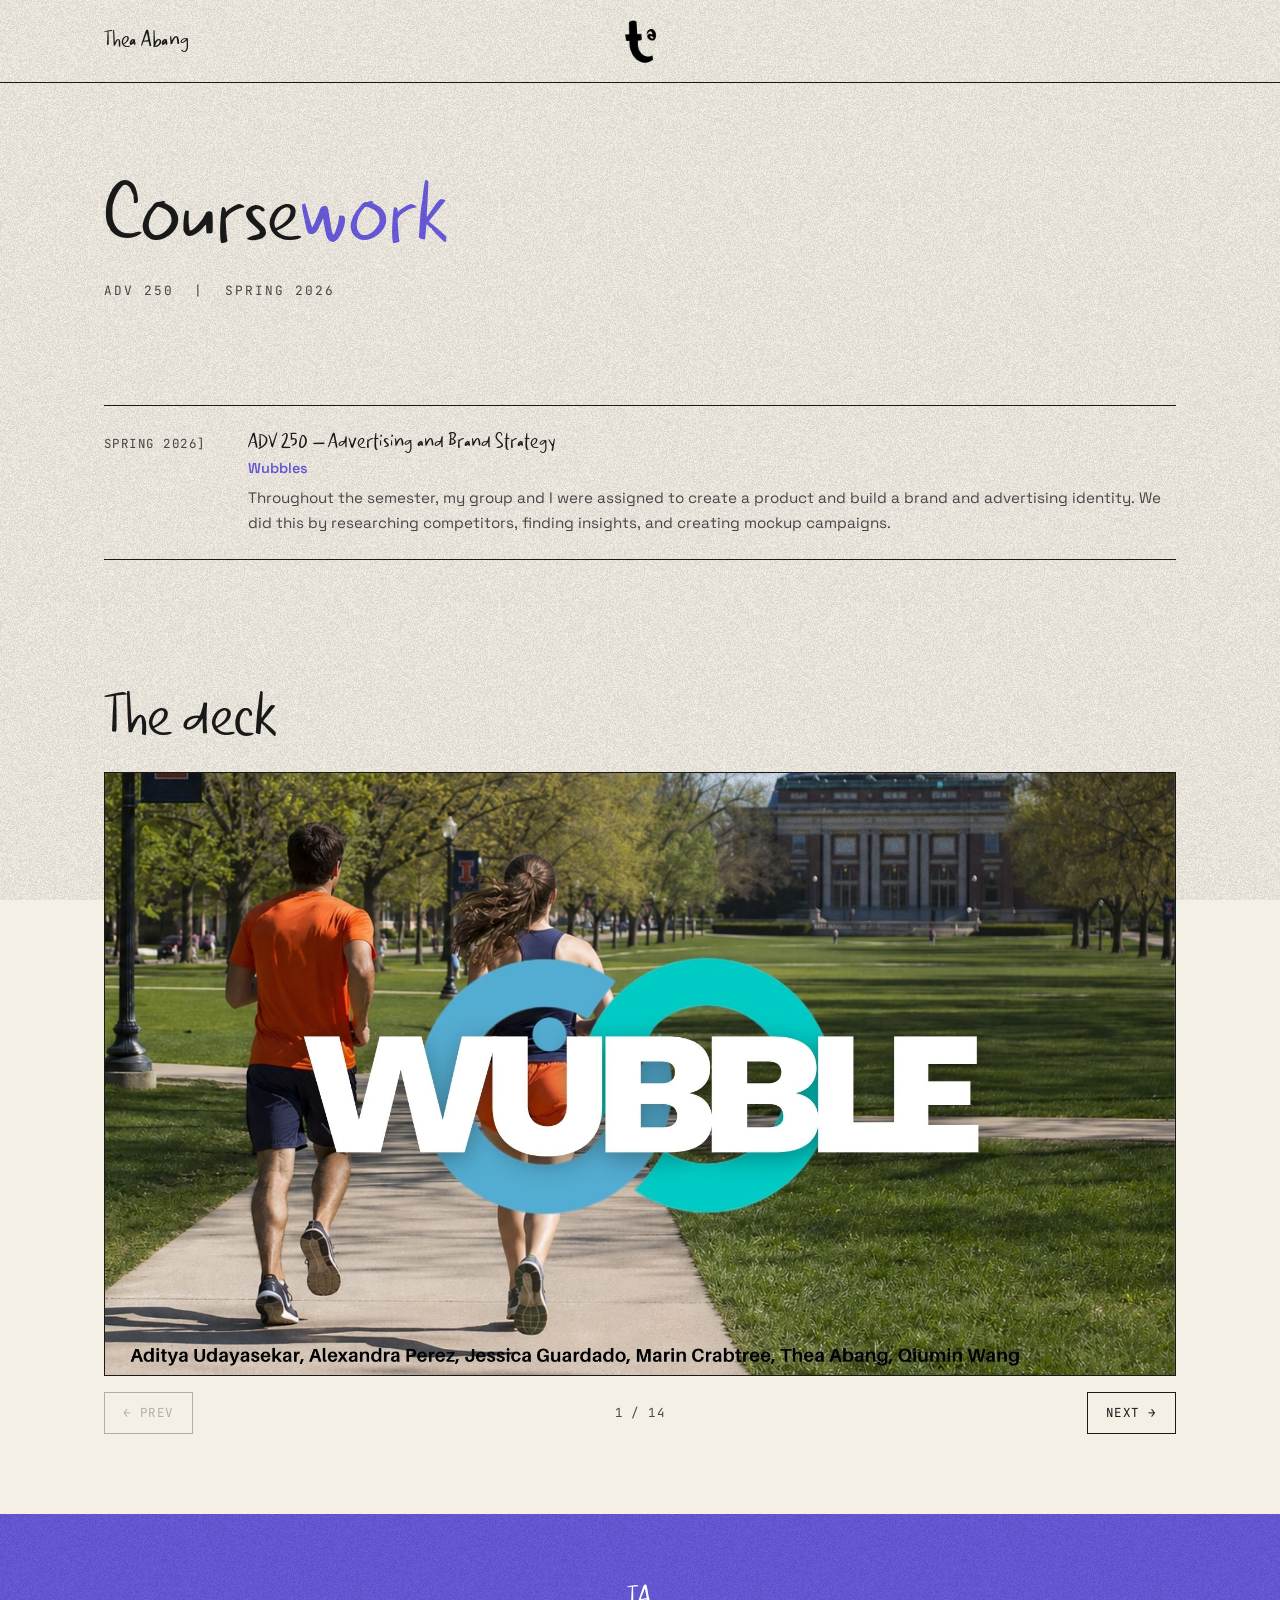
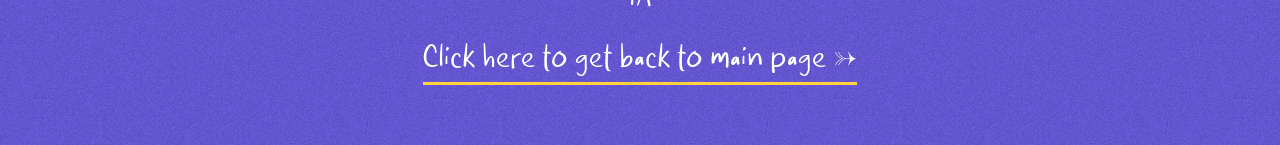
<file: portfolio/coursework.html>
<!DOCTYPE html>
<html lang="en">
<head>
<meta charset="UTF-8">
<meta name="viewport" content="width=device-width, initial-scale=1">
<title>Coursework | Thea Abang</title>
<link rel="preconnect" href="https://fonts.googleapis.com">
<link href="https://fonts.googleapis.com/css2?family=Caveat:wght@500;700&family=JetBrains+Mono:wght@400;500&family=Playfair+Display:ital,wght@0,700;0,900;1,700;1,900&family=Space+Grotesk:wght@400;500;600;700&display=swap" rel="stylesheet">
<style>
  :root{
    --accent:#6B5CE0; --accent2:#FFD23F; --ink:#1A1A1A; --bg:#FAFAF7;
  }
</style>
<link rel="stylesheet" href="style.css">
</head>
<body>

<nav class="site"><div class="wrap">
  <strong>Thea Abang</strong>
  <a class="home-logo" href="index.html" title="Back to home"><img src="images/logo-ta.png" alt="Back to home"></a>
</div></nav>

<header class="hero plain">
  <div class="wrap">
    <h1>Course<span class="accent">work</span></h1>
    <p>ADV 250 &nbsp;|&nbsp; Spring 2026  </p>
  </div>
</header>

<section class="wrap">
  <div class="exp-block">
    <div class="exp-card">
      <div class="dates">Spring 2026]</div>
      <div class="content">
        <h4>ADV 250 &mdash; Advertising and Brand Strategy </h4>
        <div class="org">Wubbles</div>
        <p>Throughout the semester, my group and I were assigned to create a product and build a brand and advertising identity. We did this by researching competitors, finding insights, and creating mockup campaigns.</p>
      </div>
    </div>
  </div>
</section>

<section class="wrap" style="padding-block:56px 80px;">
  <h2 class="script" style="margin-bottom:20px;">The deck</h2>
  <!-- my slides go in images/ as adv250-slide-1.jpg, -2, -3... copy a line to add another -->
  <div class="slideshow">
    <div class="slides" tabindex="0" aria-label="ADV 250 slides">
      <div class="slide" data-file="adv250-slide-1.jpg"><img src="images/adv250-slide-1.jpg" alt="ADV 250 slide 1" onerror="this.remove()"></div>
      <div class="slide" data-file="adv250-slide-2.jpg"><img src="images/adv250-slide-2.jpg" alt="ADV 250 slide 2" onerror="this.remove()"></div>
      <div class="slide" data-file="adv250-slide-3.jpg"><img src="images/adv250-slide-3.jpg" alt="ADV 250 slide 3" onerror="this.remove()"></div>
      <div class="slide" data-file="adv250-slide-4.jpg"><img src="images/adv250-slide-4.jpg" alt="ADV 250 slide 4" onerror="this.remove()"></div>
      <div class="slide" data-file="adv250-slide-5.jpg"><img src="images/adv250-slide-5.jpg" alt="ADV 250 slide 5" onerror="this.remove()"></div>
      <div class="slide" data-file="adv250-slide-6.jpg"><img src="images/adv250-slide-6.jpg" alt="ADV 250 slide 6" onerror="this.remove()"></div>
      <div class="slide" data-file="adv250-slide-7.jpg"><img src="images/adv250-slide-7.jpg" alt="ADV 250 slide 7" onerror="this.remove()"></div>
      <div class="slide" data-file="adv250-slide-8.jpg"><img src="images/adv250-slide-8.jpg" alt="ADV 250 slide 8" onerror="this.remove()"></div>
      <div class="slide" data-file="adv250-slide-9.jpg"><img src="images/adv250-slide-9.jpg" alt="ADV 250 slide 9" onerror="this.remove()"></div>
      <div class="slide" data-file="adv250-slide-10.jpg"><img src="images/adv250-slide-10.jpg" alt="ADV 250 slide 10" onerror="this.remove()"></div>
      <div class="slide" data-file="adv250-slide-11.jpg"><img src="images/adv250-slide-11.jpg" alt="ADV 250 slide 11" onerror="this.remove()"></div>
      <div class="slide" data-file="adv250-slide-12.jpg"><img src="images/adv250-slide-12.jpg" alt="ADV 250 slide 12" onerror="this.remove()"></div>
      <div class="slide" data-file="adv250-slide-13.jpg"><img src="images/adv250-slide-13.jpg" alt="ADV 250 slide 13" onerror="this.remove()"></div>
      <div class="slide" data-file="adv250-slide-14.jpg"><img src="images/adv250-slide-14.jpg" alt="ADV 250 slide 14" onerror="this.remove()"></div>
    </div>
    <div class="slide-controls">
      <button type="button" class="prev" aria-label="Previous slide">&larr; prev</button>
      <span class="slide-count" aria-live="polite">1 / 14</span>
      <button type="button" class="next" aria-label="Next slide">next &rarr;</button>
    </div>
  </div>
</section>

<footer class="texture" style="background:var(--accent);color:#fff;padding:60px 0;">
  <div class="wrap">
    <div class="script" style="font-size:2rem;">ta</div>
    <p style="margin-top:14px;"><a class="back-link" href="index.html">Click here to get back to main page &rarr;</a></p>
  </div>
</footer>

<script>
  // makes the arrow buttons + slide counter work. swiping works on its own
  (function(){
    var track = document.querySelector('.slides');
    if (!track) return;
    var slides = track.querySelectorAll('.slide');
    var prev = document.querySelector('.slide-controls .prev');
    var next = document.querySelector('.slide-controls .next');
    var count = document.querySelector('.slide-count');
    function current(){ return Math.round(track.scrollLeft / track.clientWidth); }
    function go(i){ track.scrollTo({left: i * track.clientWidth}); }
    function update(){
      var i = current();
      count.textContent = (i + 1) + ' / ' + slides.length;
      prev.disabled = i === 0;
      next.disabled = i === slides.length - 1;
    }
    prev.addEventListener('click', function(){ go(current() - 1); });
    next.addEventListener('click', function(){ go(current() + 1); });
    track.addEventListener('keydown', function(e){
      if (e.key === 'ArrowLeft'){ e.preventDefault(); go(current() - 1); }
      if (e.key === 'ArrowRight'){ e.preventDefault(); go(current() + 1); }
    });
    track.addEventListener('scroll', update, {passive:true});
    update();
  })();
</script>

</body>
</html>
</file>
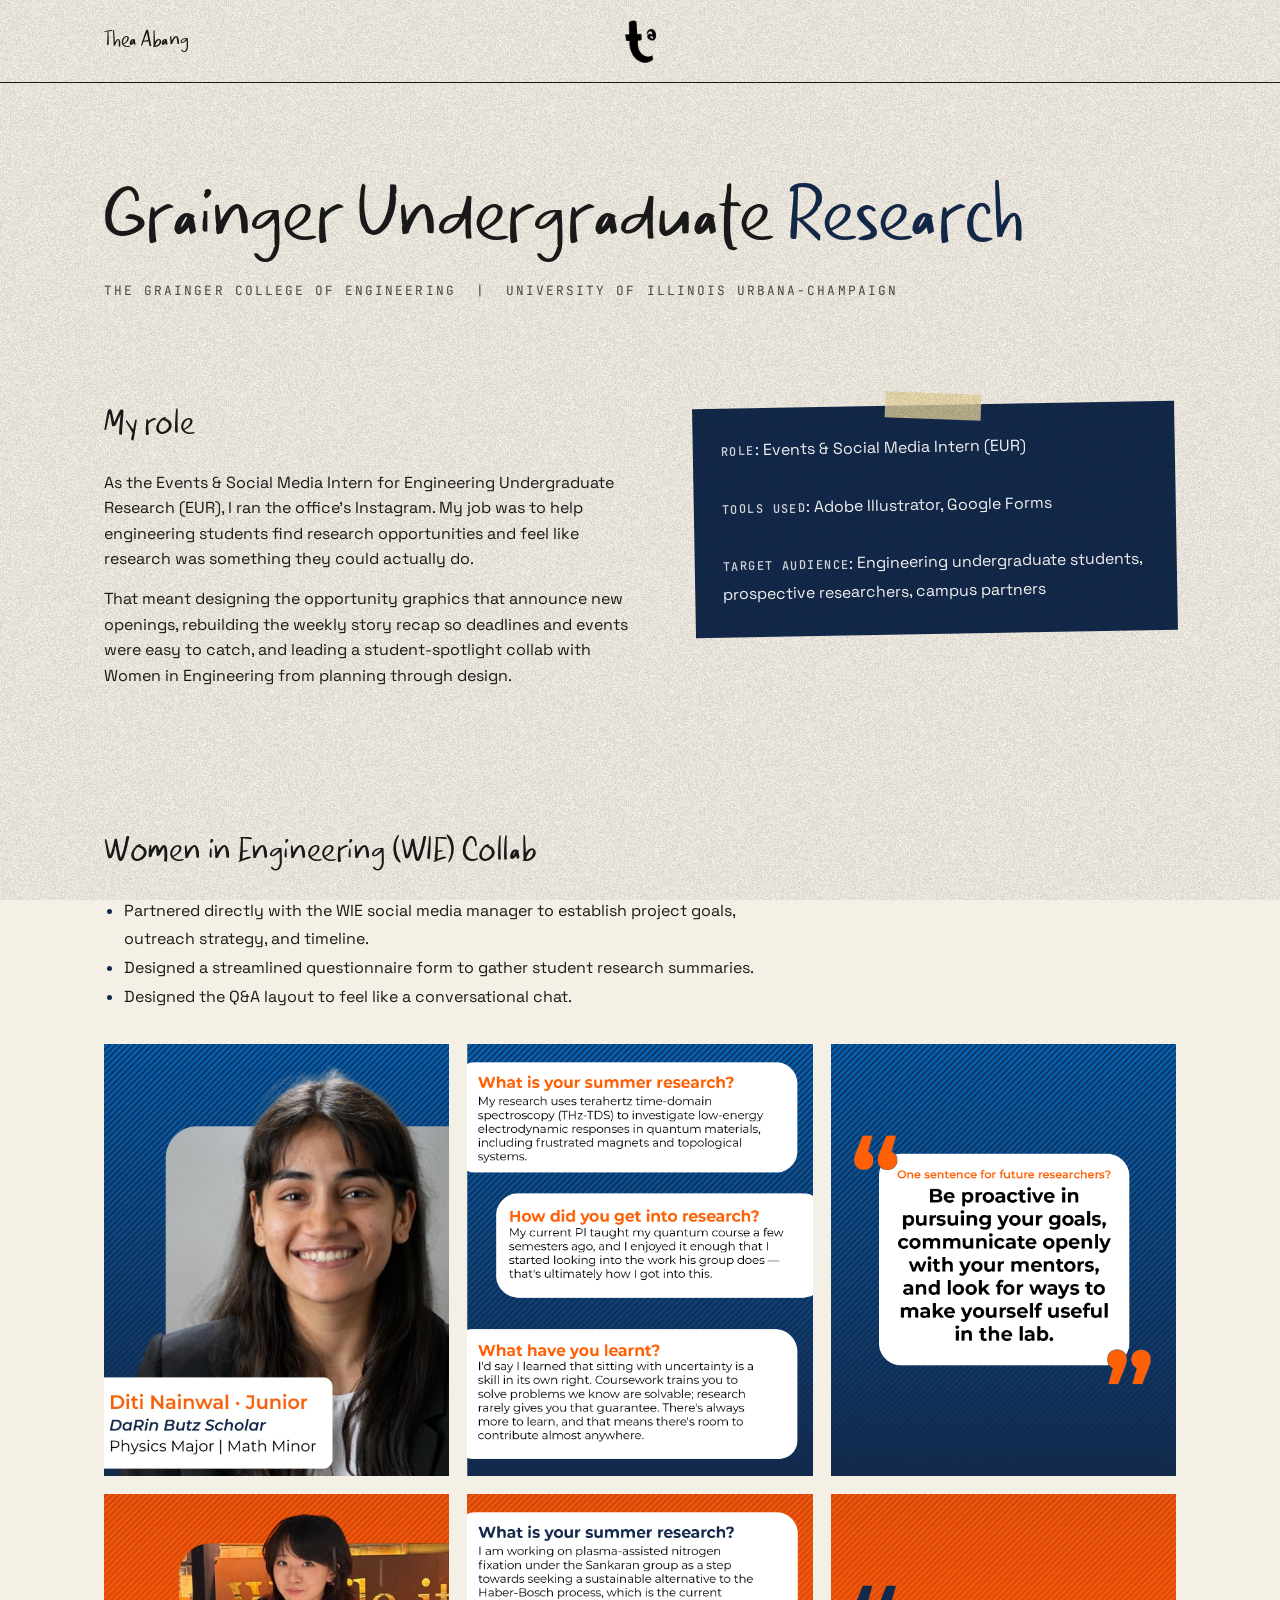
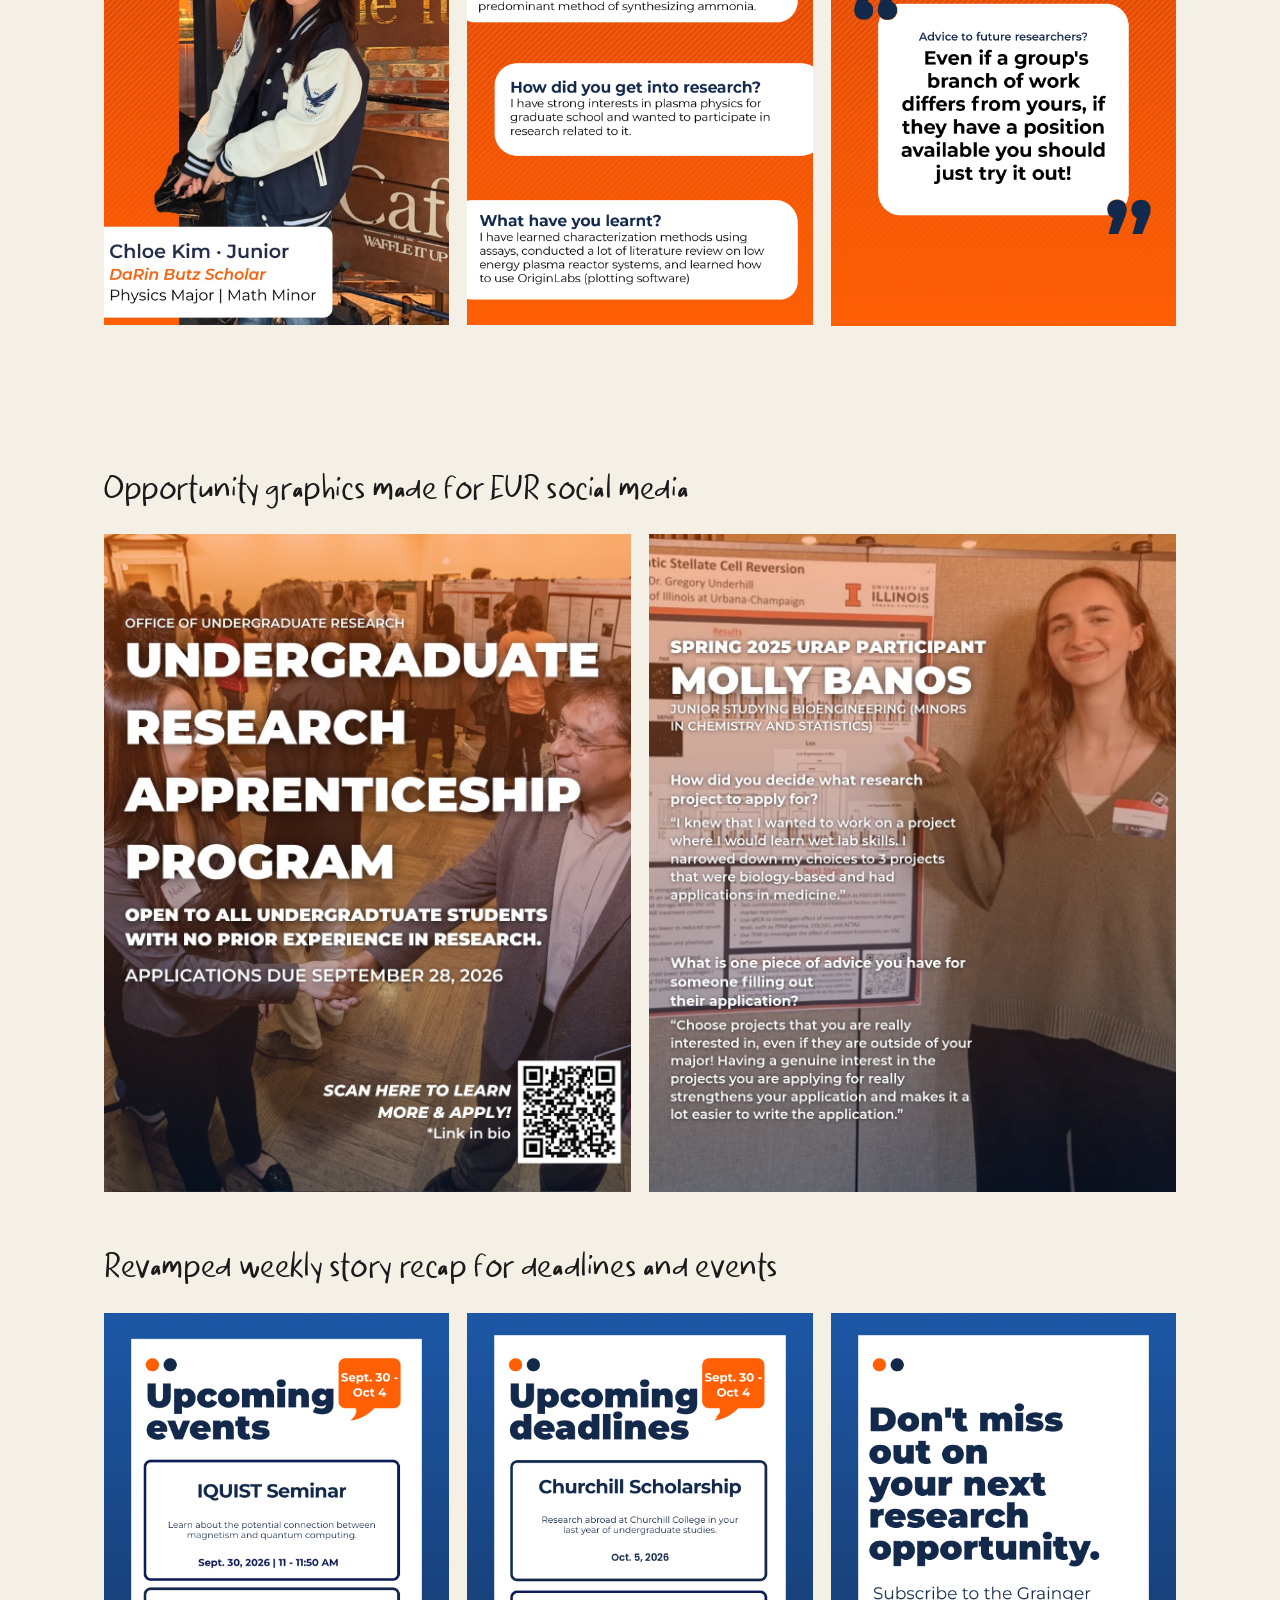
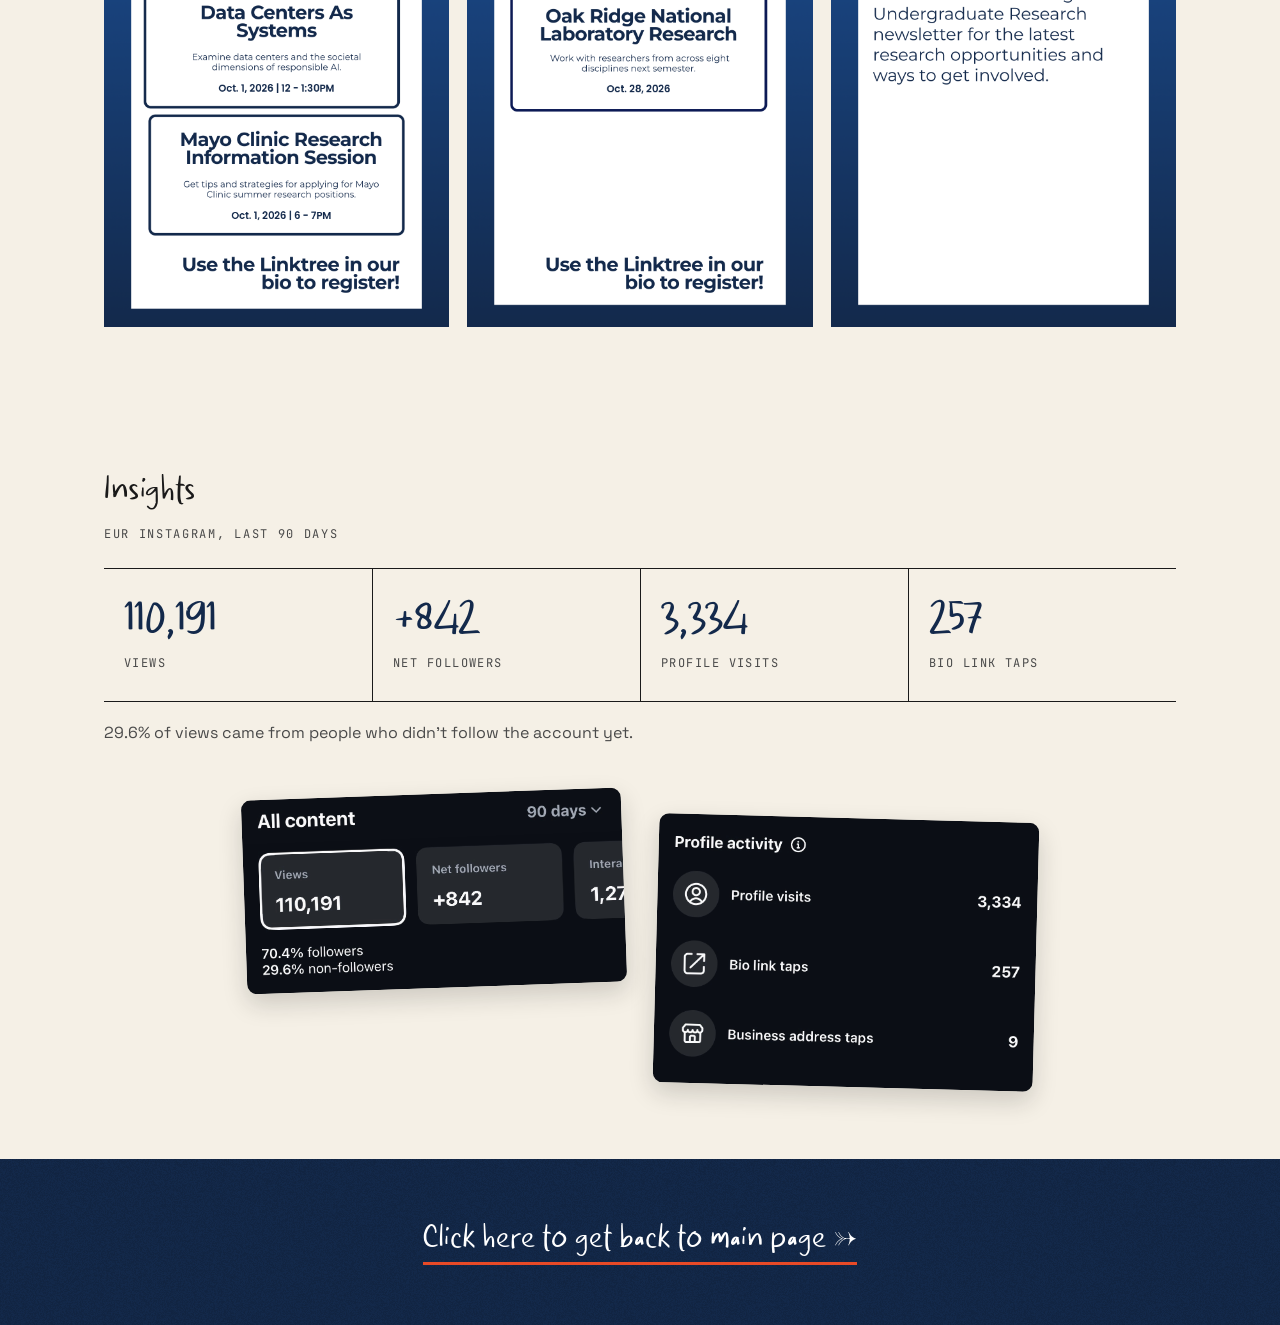
<file: portfolio/grainger.html>
<!DOCTYPE html>
<html lang="en">
<head>
<meta charset="UTF-8">
<meta name="viewport" content="width=device-width, initial-scale=1">
<title>Grainger College of Engineering | Thea Abang</title>
<link rel="preconnect" href="https://fonts.googleapis.com">
<link href="https://fonts.googleapis.com/css2?family=Caveat:wght@500;700&family=JetBrains+Mono:wght@400;500&family=Playfair+Display:ital,wght@0,700;0,900;1,700;1,900&family=Space+Grotesk:wght@400;500;600;700&display=swap" rel="stylesheet">
<style>
  :root{
    --accent:#13294B; --accent2:#E84A27; --ink:#1A1A1A; --bg:#FAFAF7;
  }
</style>
<link rel="stylesheet" href="style.css">
</head>
<body>

<nav class="site"><div class="wrap">
  <strong>Thea Abang</strong>
  <a class="home-logo" href="index.html" title="Back to home"><img src="images/logo-ta.png" alt="Back to home"></a>
</div></nav>

<header class="hero plain">
  <div class="wrap">
    <h1>Grainger Undergraduate <span class="accent">Research</span></h1>
    <p>THE GRAINGER COLLEGE OF ENGINEERING &nbsp;|&nbsp; UNIVERSITY OF ILLINOIS URBANA-CHAMPAIGN</p>
  </div>
</header>

<section class="wrap">
  <div class="row">
    <div class="text">
      <h2 class="block">My role</h2>
      <p>As the Events &amp; Social Media Intern for Engineering Undergraduate Research (EUR), I ran the office's Instagram. My job was to help engineering students find research opportunities and feel like research was something they could actually do.</p>
      <p style="margin-top:14px;">That meant designing the opportunity graphics that announce new openings, rebuilding the weekly story recap so deadlines and events were easy to catch, and leading a student-spotlight collab with Women in Engineering from planning through design.</p>
    </div>
    <div class="meta side">
      <p><strong>Role</strong>: Events &amp; Social Media Intern (EUR)</p><br>
      <p><strong>Tools Used</strong>: Adobe Illustrator, Google Forms</p><br>
      <p><strong>Target Audience</strong>: Engineering undergraduate students, prospective researchers, campus partners</p>
    </div>
  </div>
</section>

<section class="wrap">
  <h2 class="block">Women in Engineering (WIE) Collab</h2>
  <ul style="line-height:1.8;max-width:70ch;margin-bottom:32px;">
    <li>Partnered directly with the WIE social media manager to establish project goals, outreach strategy, and timeline.</li>
    <li>Designed a streamlined questionnaire form to gather student research summaries.</li>
    <li>Designed the Q&amp;A layout to feel like a conversational chat.</li>
  </ul>
  <div class="grid fit">
    <img src="images/grainger-wie-1.jpg" alt="WIE collab graphic 1">
    <img src="images/grainger-wie-2.jpg" alt="WIE collab graphic 2">
    <img src="images/grainger-wie-3.jpg" alt="WIE collab graphic 3">
    <img src="images/grainger-wie-4.jpg" alt="WIE collab graphic 4">
    <img src="images/grainger-wie-5.jpg" alt="WIE collab graphic 5">
    <img src="images/grainger-wie-6.jpg" alt="WIE collab graphic 6">
  </div>
</section>

<section class="wrap">
  <h2 class="block">Opportunity graphics made for EUR social media</h2>
  <div class="grid fit" style="grid-template-columns:repeat(2,1fr);">
    <img src="images/grainger-opp-1.jpg" alt="Opportunity graphic 1">
    <img src="images/grainger-opp-2.jpg" alt="Opportunity graphic 2">
  </div>
  <h2 class="block" style="margin-top:56px;">Revamped weekly story recap for deadlines and events</h2>
  <div class="grid fit">
    <img src="images/grainger-story-1.jpg" alt="Weekly story recap graphic 1">
    <img src="images/grainger-story-2.jpg" alt="Weekly story recap graphic 2">
    <img src="images/grainger-story-3.jpg" alt="Weekly story recap graphic 3">
  </div>
</section>

<section class="wrap">
  <h2 class="block">Insights</h2>
  <p class="stats-note">EUR Instagram, last 90 days</p>
  <div class="stats">
    <div class="stat"><b>110,191</b><span>views</span></div>
    <div class="stat"><b>+842</b><span>net followers</span></div>
    <div class="stat"><b>3,334</b><span>profile visits</span></div>
    <div class="stat"><b>257</b><span>bio link taps</span></div>
  </div>
  <p class="stats-sub">29.6% of views came from people who didn&rsquo;t follow the account yet.</p>
  <div class="receipts">
    <img src="images/grainger-insights-1.jpg" alt="Instagram insights: 110,191 views and +842 net followers over 90 days">
    <img src="images/grainger-insights-2.jpg" alt="Instagram profile activity: 3,334 profile visits and 257 bio link taps">
  </div>
</section>

<footer class="texture" style="background:var(--accent);color:#fff;padding:60px 0;">
  <div class="wrap">
    <p><a class="back-link" href="index.html">Click here to get back to main page &rarr;</a></p>
  </div>
</footer>

</body>
</html>
</file>
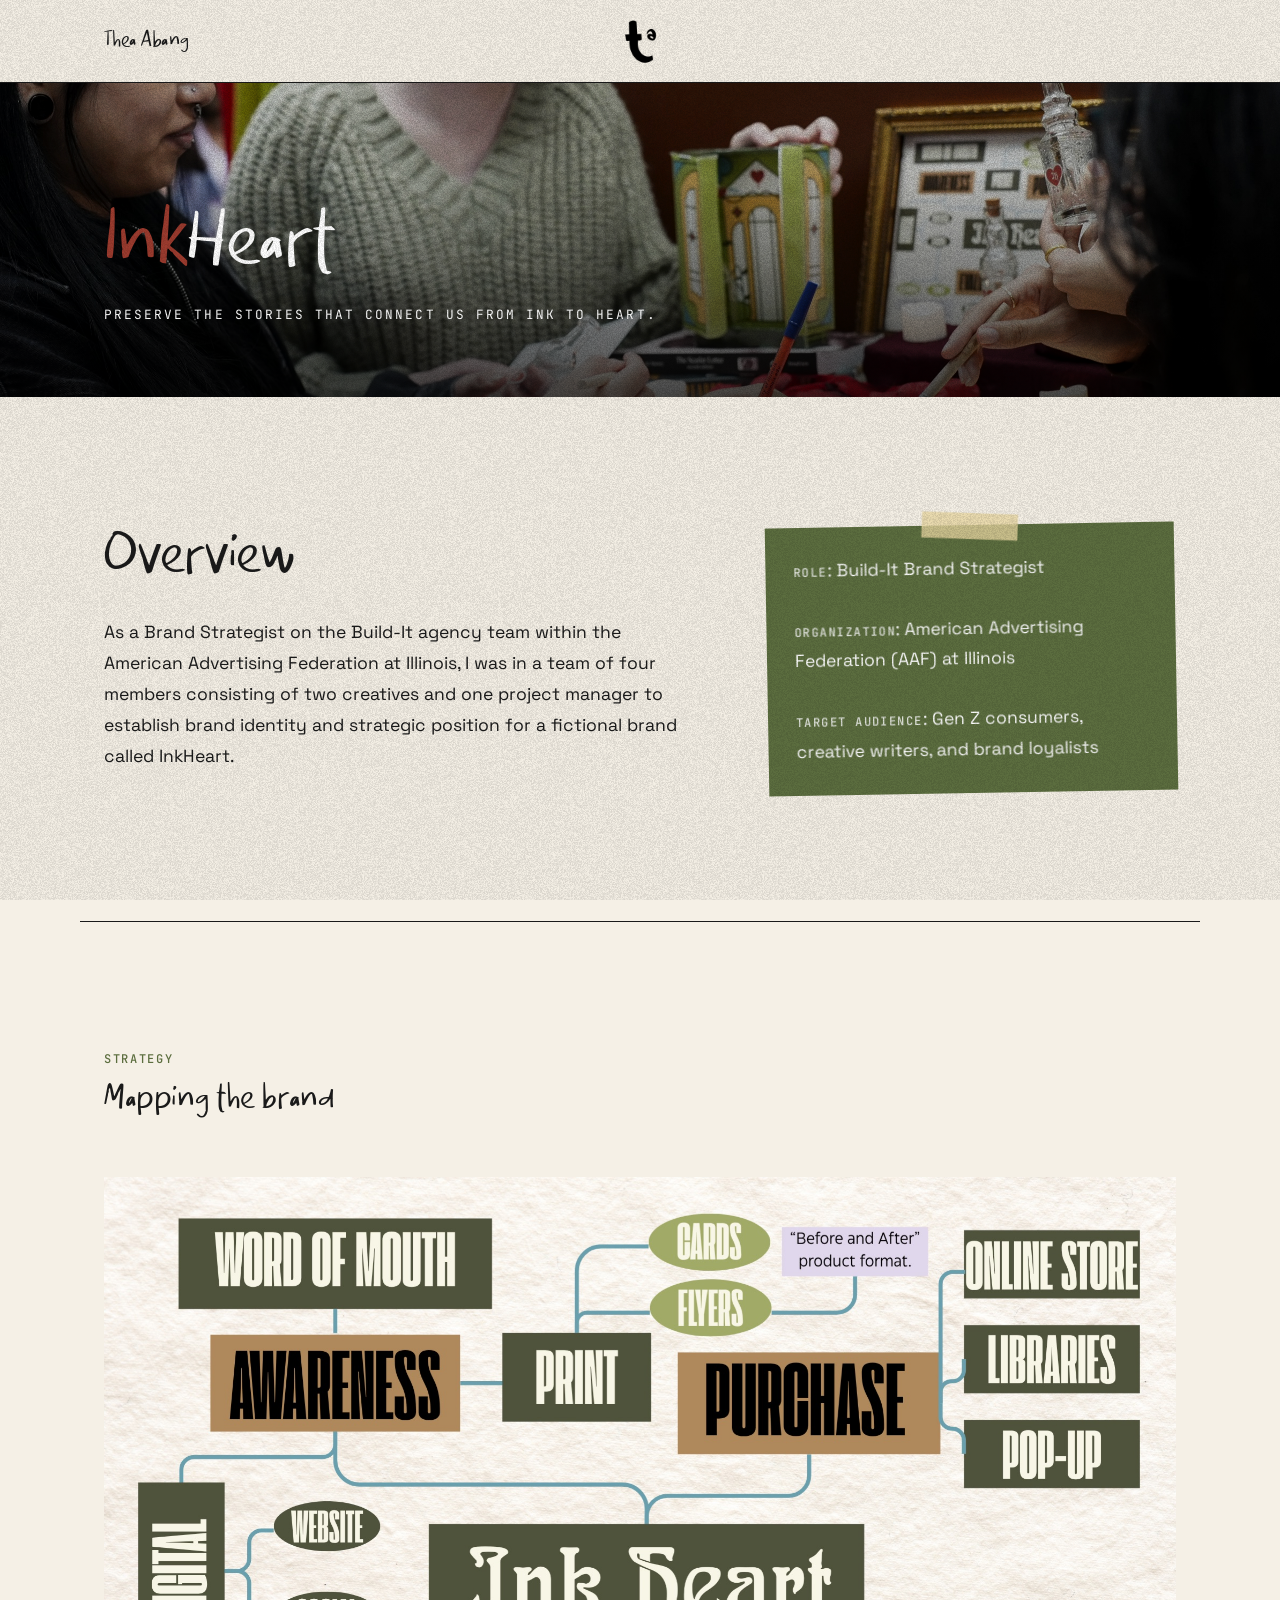
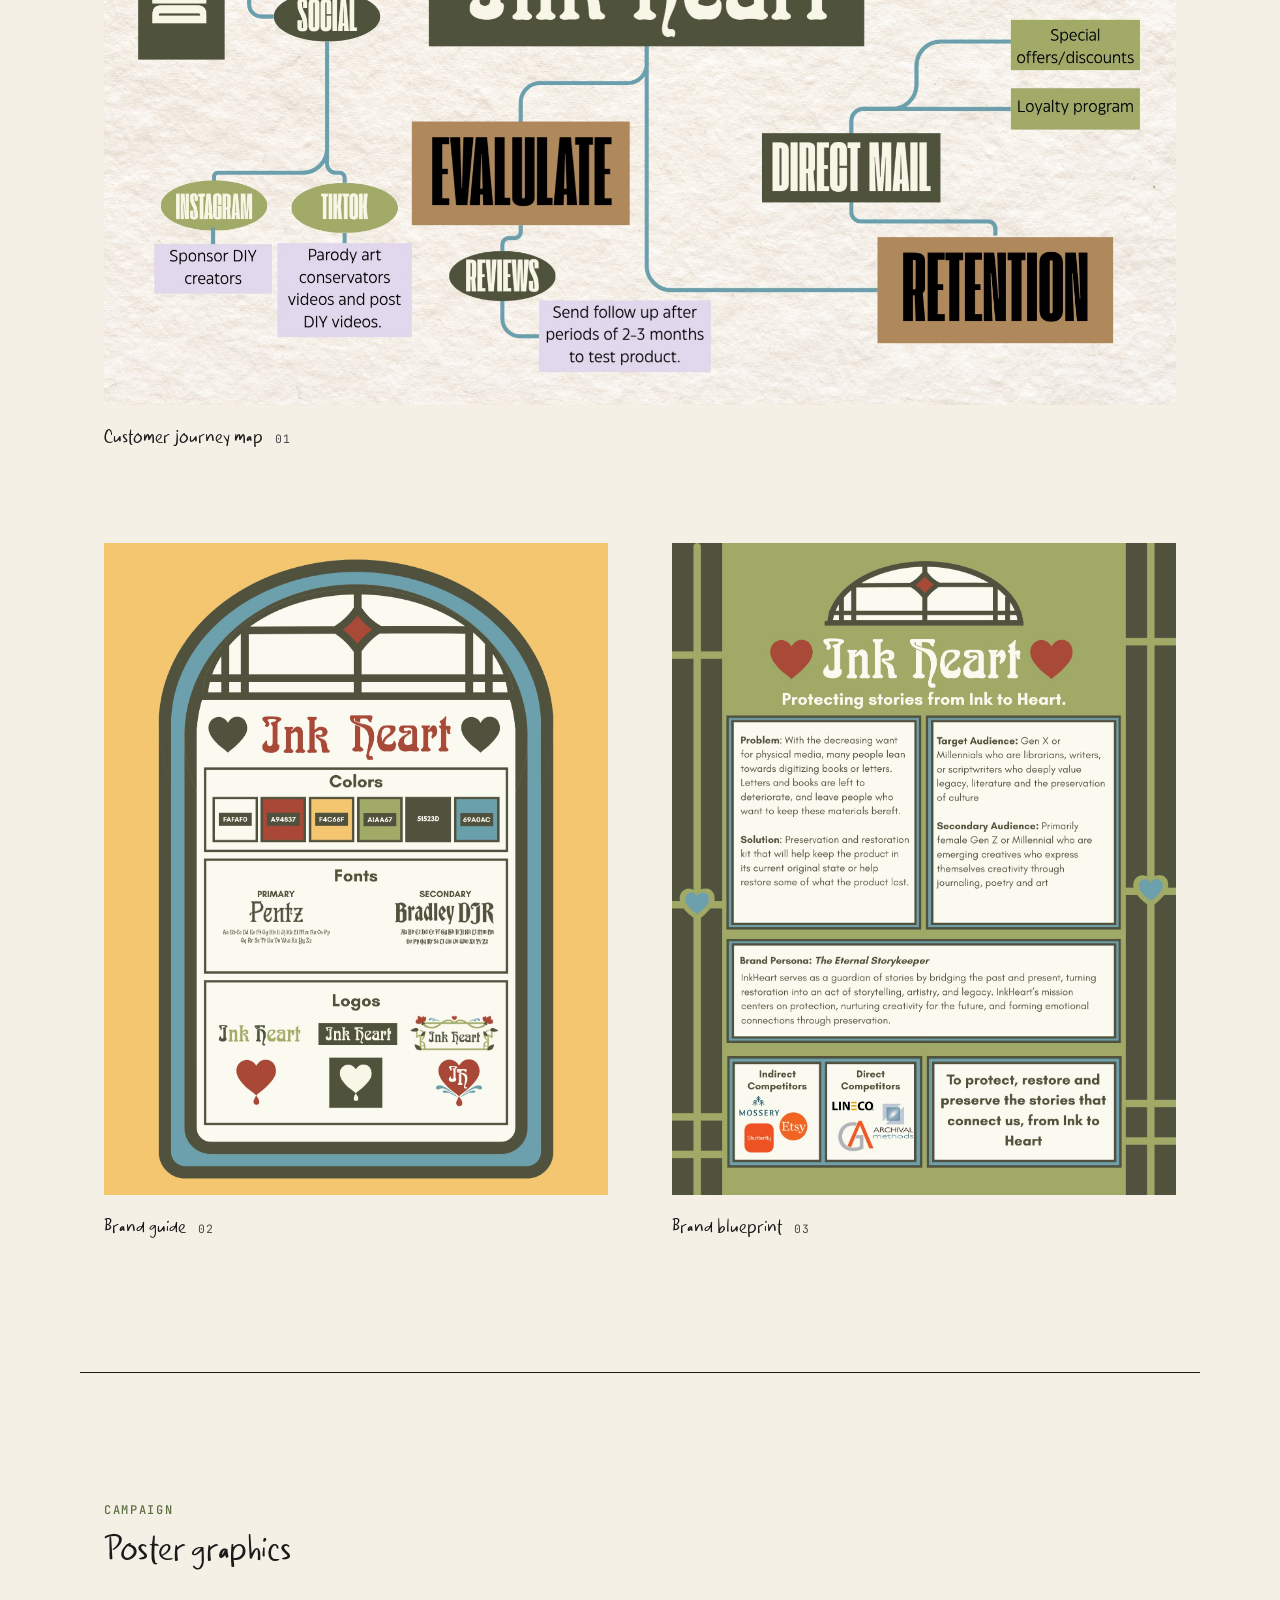
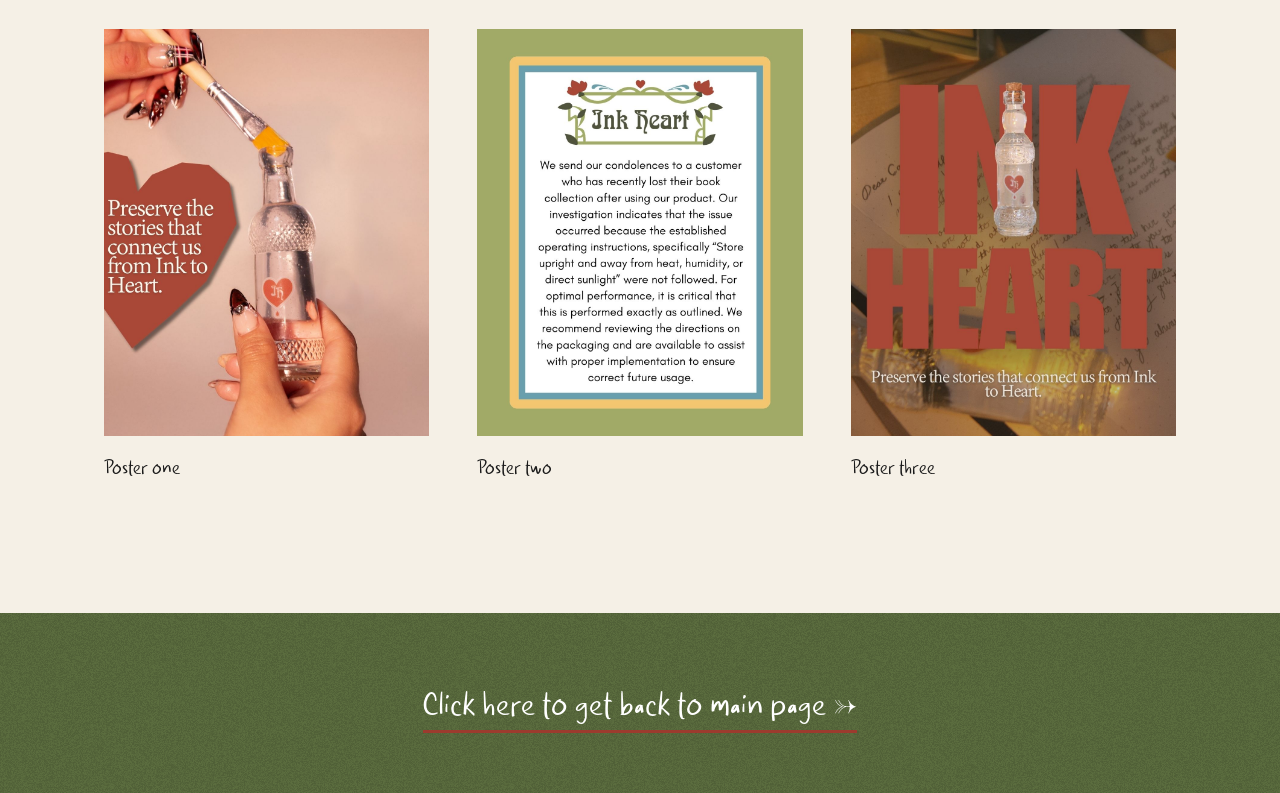
<file: portfolio/inkheart.html>
<!DOCTYPE html>
<html lang="en">
<head>
<meta charset="UTF-8">
<meta name="viewport" content="width=device-width, initial-scale=1">
<title>InkHeart Brand Strategy | Thea Abang</title>
<link rel="preconnect" href="https://fonts.googleapis.com">
<link href="https://fonts.googleapis.com/css2?family=Caveat:wght@500;700&family=JetBrains+Mono:wght@400;500&family=Playfair+Display:ital,wght@0,700;0,900;1,700;1,900&family=Space+Grotesk:wght@400;500;600;700&display=swap" rel="stylesheet">
<style>
  :root{
    --accent:#5C6E3F; --accent2:#9C3B2E; --ink:#1A1A1A; --bg:#FAF6EC;
    --hero-bg: linear-gradient(135deg,#3a2e2e,#5c6e3f);
  }
</style>
<link rel="stylesheet" href="style.css">
</head>
<body>

<nav class="site"><div class="wrap">
  <strong>Thea Abang</strong>
  <a class="home-logo" href="index.html" title="Back to home"><img src="images/logo-ta.png" alt="Back to home"></a>
</div></nav>

<header class="hero texture">
  <img class="hero-photo" src="images/inkheart-hero.jpg" alt="InkHeart hero background">
  <div class="wrap">
    <h1><span class="accent">Ink</span>Heart</h1>
    <p>Preserve the stories that connect us from Ink to Heart.</p>
  </div>
</header>

<section class="wrap cs-section">
  <div class="cs-intro">
    <div>
      <h2 class="script">Overview</h2>
      <p>As a Brand Strategist on the Build-It agency team within the American Advertising Federation at Illinois, I was in a team of four members consisting of two creatives and one project manager to establish brand identity and strategic position for a fictional brand called <em>InkHeart</em>.</p>
    </div>
    <div class="meta">
      <p><strong>Role</strong>: Build-It Brand Strategist</p><br>
      <p><strong>Organization</strong>: American Advertising Federation (AAF) at Illinois</p><br>
      <p><strong>Target Audience</strong>: Gen Z consumers, creative writers, and brand loyalists</p>
    </div>
  </div>
</section>

<section class="wrap cs-section">
  <div class="cs-head">
    <span class="label">Strategy</span>
    <h2 class="block">Mapping the brand</h2>
  </div>
  <figure class="frame">
    <div class="art" style="--ratio:16/9" data-file="inkheart-journey-map.jpg"><img src="images/inkheart-journey-map.jpg" alt="InkHeart customer journey map" onerror="this.remove()"></div>
    <figcaption><b>Customer journey map</b><span>01</span></figcaption>
  </figure>
  <div class="cs-pair">
    <figure class="frame">
      <div class="art" style="--ratio:3/4" data-file="inkheart-brand-guide.jpg"><img src="images/inkheart-brand-guide.jpg" alt="InkHeart brand guide" onerror="this.remove()"></div>
      <figcaption><b>Brand guide</b><span>02</span></figcaption>
    </figure>
    <figure class="frame">
      <div class="art" style="--ratio:3/4" data-file="inkheart-blueprint.jpg"><img src="images/inkheart-blueprint.jpg" alt="InkHeart brand blueprint" onerror="this.remove()"></div>
      <figcaption><b>Brand blueprint</b><span>03</span></figcaption>
    </figure>
  </div>
</section>

<section class="wrap cs-section">
  <div class="cs-head">
    <span class="label">Campaign</span>
    <h2 class="block">Poster graphics</h2>
  </div>
  <div class="cs-trio">
    <figure class="frame">
      <div class="art" style="--ratio:2/3" data-file="inkheart-poster-1.jpg"><img src="images/inkheart-poster-1.jpg" alt="InkHeart poster 1" onerror="this.remove()"></div>
      <figcaption><b>Poster one</b></figcaption>
    </figure>
    <figure class="frame">
      <div class="art" style="--ratio:2/3" data-file="inkheart-poster-2.jpg"><img src="images/inkheart-poster-2.jpg" alt="InkHeart poster 2" onerror="this.remove()"></div>
      <figcaption><b>Poster two</b></figcaption>
    </figure>
    <figure class="frame">
      <div class="art" style="--ratio:2/3" data-file="inkheart-poster-3.jpg"><img src="images/inkheart-poster-3.jpg" alt="InkHeart poster 3" onerror="this.remove()"></div>
      <figcaption><b>Poster three</b></figcaption>
    </figure>
  </div>
</section>

<footer class="texture" style="background:var(--accent);color:#fff;padding:60px 0;">
  <div class="wrap">
    <p style="margin-top:14px;"><a class="back-link" href="index.html">Click here to get back to main page &rarr;</a></p>
  </div>
</footer>

</body>
</html>
</file>
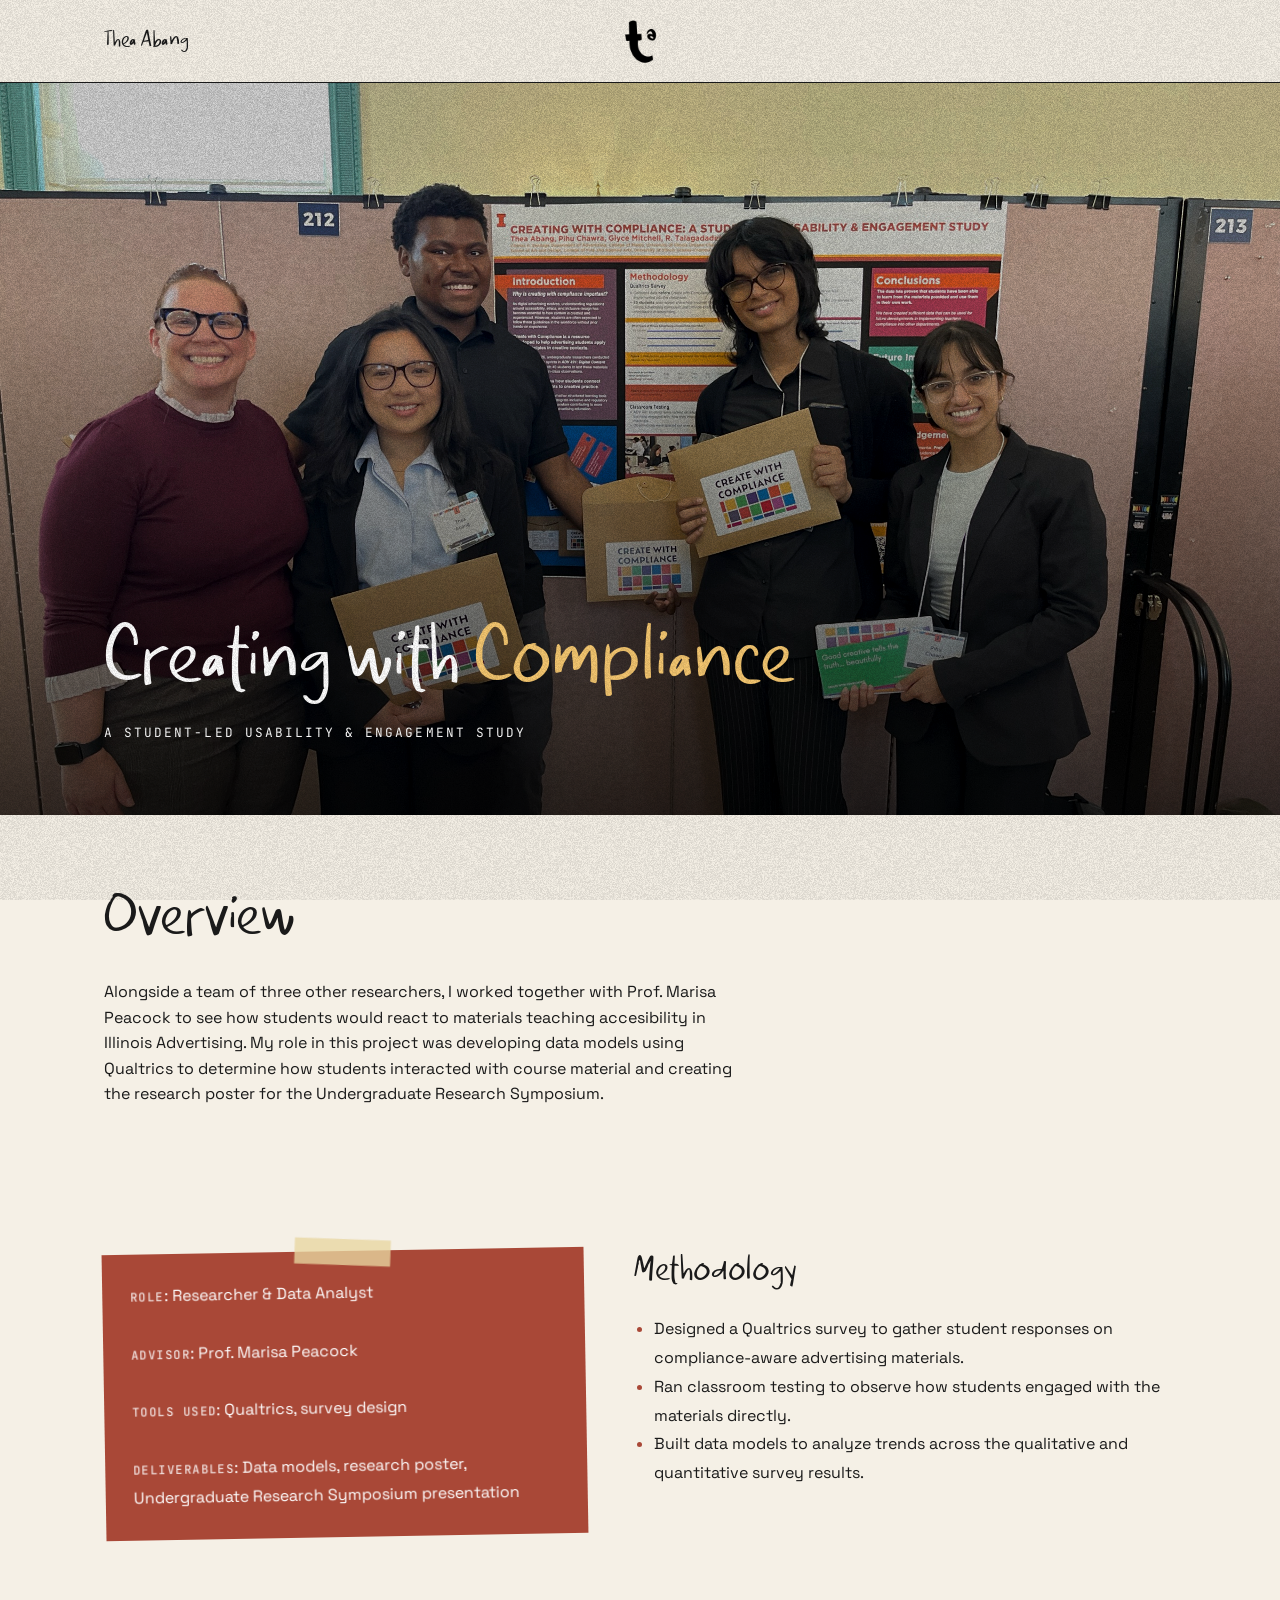
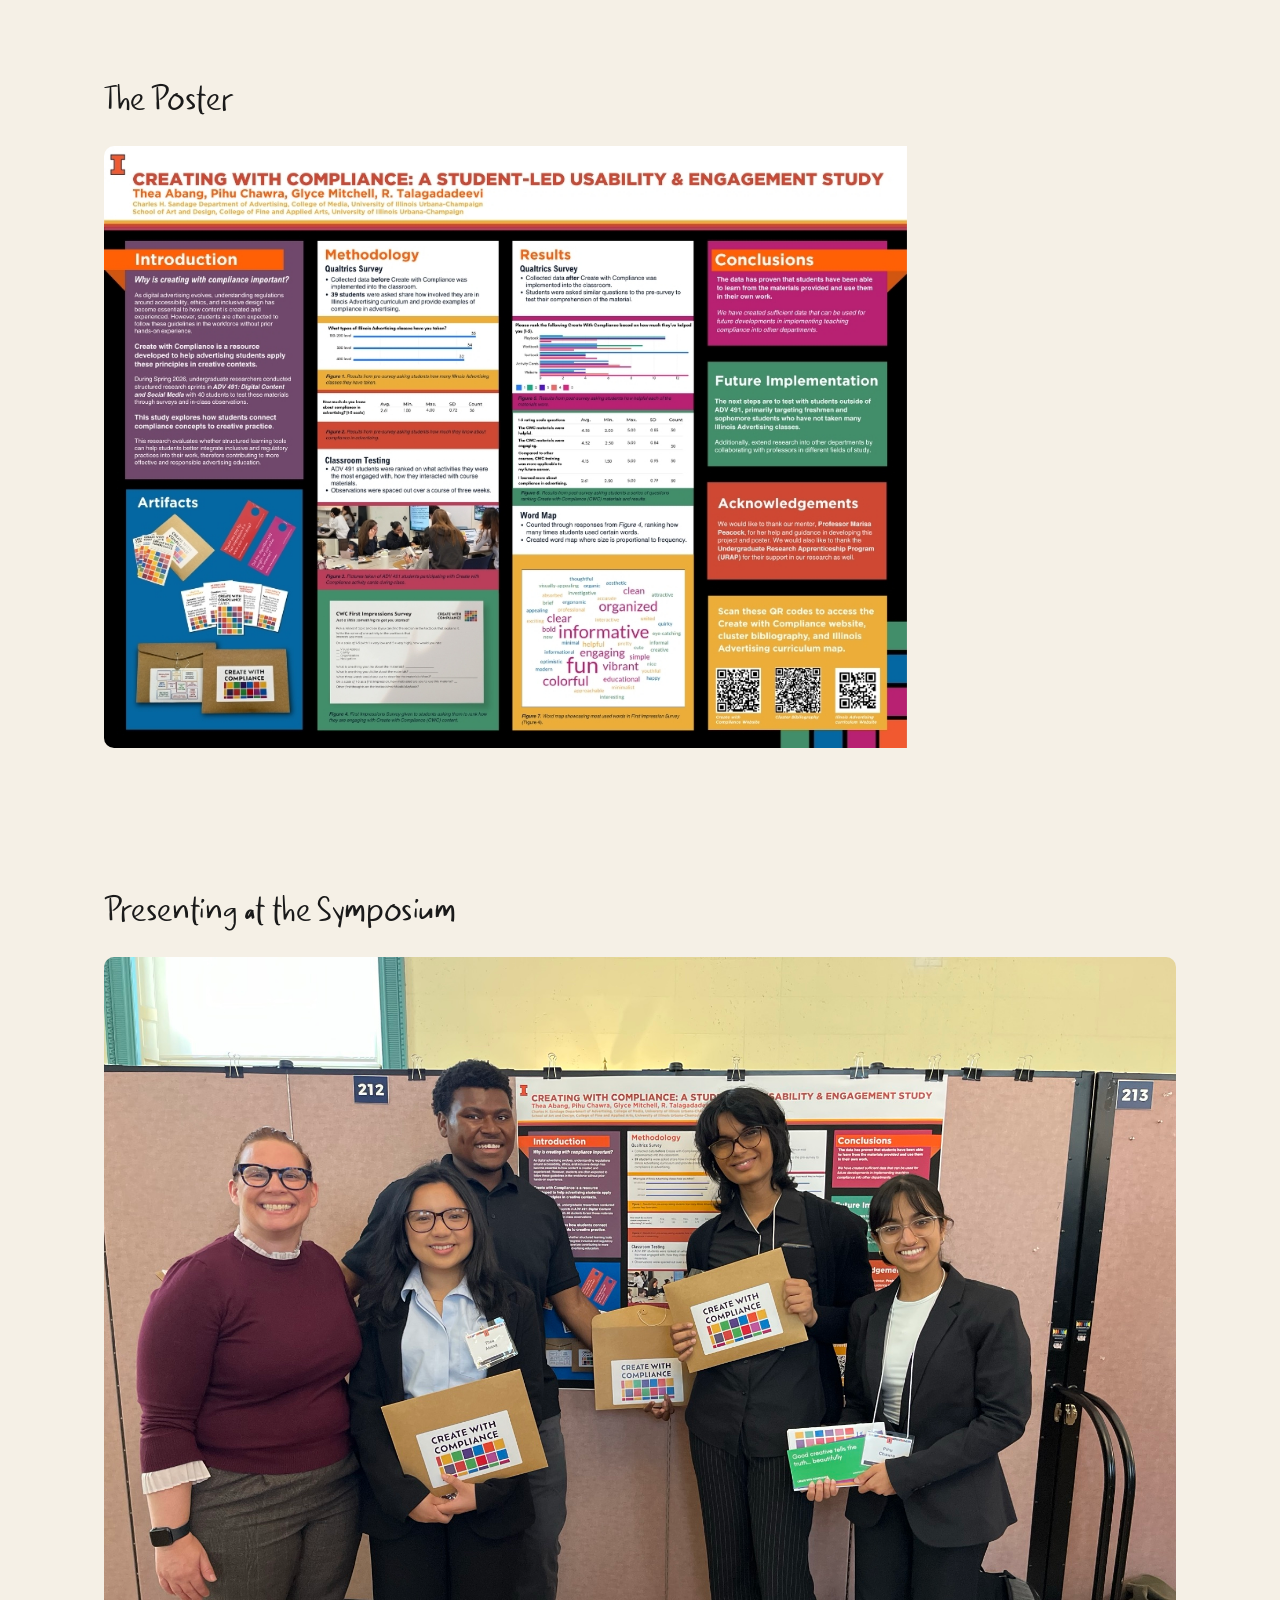
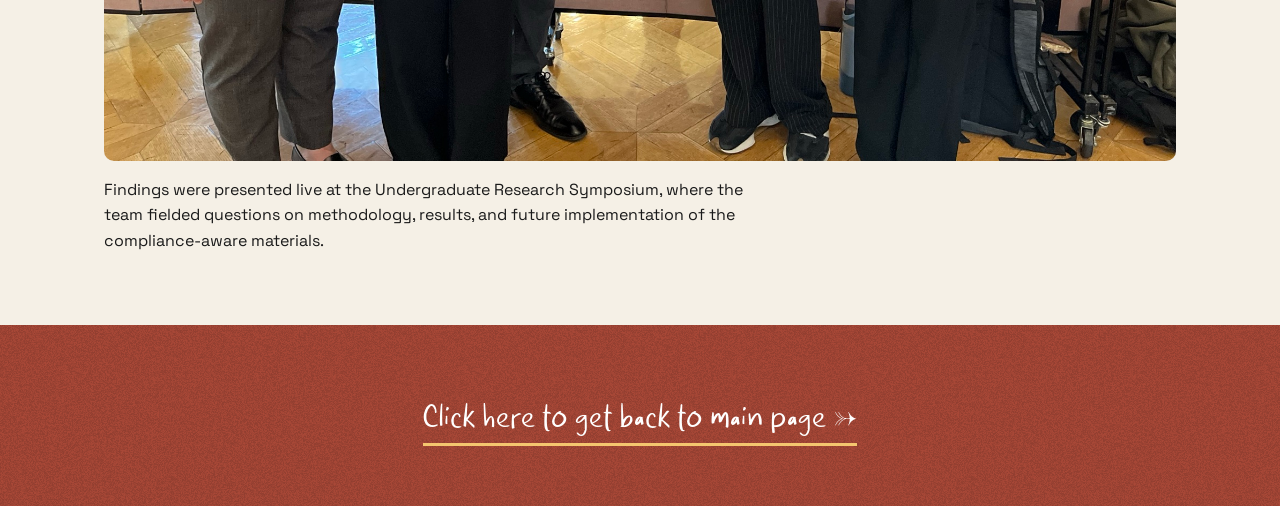
<file: portfolio/research.html>
<!DOCTYPE html>
<html lang="en">
<head>
<meta charset="UTF-8">
<meta name="viewport" content="width=device-width, initial-scale=1">
<title>Undergraduate Research | Thea Abang</title>
<link rel="preconnect" href="https://fonts.googleapis.com">
<link href="https://fonts.googleapis.com/css2?family=Caveat:wght@500;700&family=JetBrains+Mono:wght@400;500&family=Playfair+Display:ital,wght@0,700;0,900;1,700;1,900&family=Space+Grotesk:wght@400;500;600;700&display=swap" rel="stylesheet">
<style>
  :root{
    --accent:#A94837; --accent2:#F4C66F; --ink:#1A1A1A; --bg:#FAFAF7;
    --hero-bg: linear-gradient(135deg,#5c1f1f,#A94837);
  }
  /* taller banner, photo nudged up so all our faces show above the title */
  header.hero{padding-top:clamp(200px,42vw,600px);}
  .hero img.hero-photo{object-position:center 10%;}
</style>
<link rel="stylesheet" href="style.css">
</head>
<body>

<nav class="site"><div class="wrap">
  <strong>Thea Abang</strong>
  <a class="home-logo" href="index.html" title="Back to home"><img src="images/logo-ta.png" alt="Back to home"></a>
</div></nav>

<header class="hero texture">
  <img class="hero-photo" src="images/research-hero.jpg" alt="Research hero background">
  <div class="wrap">
    <h1>Creating with <span class="accent">Compliance</span></h1>
    <p>A STUDENT-LED USABILITY &amp; ENGAGEMENT STUDY</p>
  </div>
</header>

<section class="wrap">
  <h2 class="script">Overview</h2>
  <p style="max-width:65ch;">Alongside a team of three other researchers, I worked together with Prof. Marisa Peacock to see how students would react to materials teaching accesibility in Illinois Advertising. My role in this project was developing data models using Qualtrics to determine how students interacted with course material and creating the research poster for the Undergraduate Research Symposium.</p>
</section>

<section class="wrap">
  <div class="row">
    <div class="meta side">
      <p><strong>Role</strong>: Researcher &amp; Data Analyst</p><br>
      <p><strong>Advisor</strong>: Prof. Marisa Peacock</p><br>
      <p><strong>Tools Used</strong>: Qualtrics, survey design</p><br>
      <p><strong>Deliverables</strong>: Data models, research poster, Undergraduate Research Symposium presentation</p>
    </div>
    <div class="text">
      <h2 class="block">Methodology</h2>
      <ul style="padding-left:20px;line-height:1.8;">
        <li>Designed a Qualtrics survey to gather student responses on compliance-aware advertising materials.</li>
        <li>Ran classroom testing to observe how students engaged with the materials directly.</li>
        <li>Built data models to analyze trends across the qualitative and quantitative survey results.</li>
      </ul>
    </div>
  </div>
</section>

<section class="wrap">
  <h2 class="block">The Poster</h2>
  <img src="images/research-poster.jpg" alt="Creating with Compliance research poster" style="width:100%;border-radius:10px;">
</section>

<section class="wrap">
  <h2 class="block">Presenting at the Symposium</h2>
  <img src="images/research-team.jpg" alt="Research team presenting at the symposium" style="width:100%;border-radius:10px;">
  <p style="margin-top:16px;max-width:65ch;">Findings were presented live at the Undergraduate Research Symposium, where the team fielded questions on methodology, results, and future implementation of the compliance-aware materials.</p>
</section>

<footer class="texture" style="background:var(--accent);color:#fff;padding:60px 0;">
  <div class="wrap">
    <div class="script" style="font-size:2rem;"></div>
    <p style="margin-top:14px;"><a class="back-link" href="index.html">Click here to get back to main page &rarr;</a></p>
  </div>
</footer>

</body>
</html>
</file>
<file: style.css>
/* my portfolio's shared styles! the vibe is a scrapbook: paper, tape, polaroids, typewriter labels.
   each page picks its own colors (--accent / --accent2) at the top of its file,
   and everything else lives in here so i only have to change it once */

/* my downloaded fonts (the files are in fonts/) */
@font-face{font-family:"Qafenough";src:url("fonts/qafenough.otf") format("opentype");font-display:swap;}
@font-face{font-family:"The Dreamer";src:url("fonts/the-dreamer.otf") format("opentype");font-display:swap;}

:root{
  --paper:#F5F0E6;        /* main paper color */
  --paper-2:#EDE5D6;      /* slightly darker paper for cards */
  --ink:#1A1A1A;
  --ink-soft:#4A4A4A;
  --tape:rgba(232,214,160,.78);
  --font-title:"The Dreamer",Georgia,serif;  /* only for the big "creative portfolio" title. the free version turns numbers into logo stamps, so no digits! */
  --font-display:"Qafenough","Segoe Print",cursive;
  --font-body:"Space Grotesk",system-ui,-apple-system,sans-serif;
  --font-mono:"JetBrains Mono",ui-monospace,Menlo,monospace;
  --font-hand:"Qafenough","Segoe Print",cursive;
}

html{scroll-behavior:smooth;}
*{box-sizing:border-box;margin:0;}
body{
  font-family:var(--font-body);
  background:var(--paper);
  color:var(--ink);
  line-height:1.6;
  -webkit-font-smoothing:antialiased;
  font-synthesis:none; /* my fonts don't come in bold or italic, so stop the browser from faking it */
  position:relative;
}
img{max-width:100%;display:block;}
.script{font-family:var(--font-display);font-style:italic;font-weight:700;}
.wrap{max-width:1120px;margin:0 auto;padding-inline:24px;}
a{color:var(--accent,#6B5CE0);}
a:focus-visible{outline:3px solid var(--accent,#6B5CE0);outline-offset:4px;border-radius:2px;}
::selection{background:var(--accent2,#FFD23F);color:var(--ink);}

/* little typewriter labels (dates, tags, tiny headings) */
.label{
  font-family:var(--font-mono);font-size:.75rem;letter-spacing:.14em;text-transform:uppercase;font-weight:500;
}

/* ---------- nav ---------- */
nav.site{padding:22px 0;border-bottom:1.5px solid var(--ink);}
nav.site .wrap{display:flex;justify-content:space-between;align-items:center;gap:16px;flex-wrap:wrap;}
nav.site strong{font-family:var(--font-display);font-style:italic;font-size:1.5rem;font-weight:700;letter-spacing:-.01em;}
nav.site a{
  text-decoration:none;color:var(--ink);margin-left:22px;
  font-family:var(--font-mono);font-size:.78rem;letter-spacing:.14em;text-transform:uppercase;
  padding:6px 0;background:linear-gradient(var(--accent2,#FFD23F),var(--accent2,#FFD23F)) no-repeat 0 85%/0 40%;
  transition:background-size .25s ease;
}
nav.site a:first-child{margin-left:0;}
nav.site a:hover{background-size:100% 40%;}

/* ---------- big photo banner at the top of project pages ---------- */
.hero{position:relative;overflow:hidden;color:#fff;padding:120px 0 72px;background:var(--hero-bg,var(--ink));}
.hero img.hero-photo{position:absolute;inset:0;width:100%;height:100%;object-fit:cover;z-index:0;filter:saturate(.9) contrast(1.05);}
.hero::before{content:"";position:absolute;inset:0;background:linear-gradient(0deg,rgba(0,0,0,.7),rgba(0,0,0,.15) 70%);z-index:1;}
.hero .wrap{position:relative;z-index:2;}
.hero h1{font-family:var(--font-display);font-style:italic;font-weight:900;font-size:clamp(2.6rem,8vw,5.5rem);line-height:.95;letter-spacing:-.02em;}
.hero .accent{color:var(--accent2,#FFD23F);}
.hero p{margin-top:18px;font-family:var(--font-mono);font-size:.8rem;letter-spacing:.16em;text-transform:uppercase;}
/* plain version of the banner: just the title on paper, no photo */
.hero.plain{background:var(--accent);color:#fff;padding:96px 0 64px;}
.hero.plain::before{display:none;}
.hero.plain .accent{color:var(--hero-accent,var(--accent2));}
.hero.plain p{color:rgba(255,255,255,.82);}

/* ---------- slideshow (coursework page) ----------
   each slide is a 16:9 box. if the image isn't there yet it tells me which file to add.
   works with swiping, the arrow buttons, or the left/right keys */
.slideshow{position:relative;}
.slides{display:flex;overflow-x:auto;scroll-snap-type:x mandatory;scroll-behavior:smooth;scrollbar-width:none;border:1.5px solid var(--ink);background:var(--paper-2);}
.slides::-webkit-scrollbar{display:none;}
.slides:focus-visible{outline:3px solid var(--accent,#6B5CE0);outline-offset:4px;}
.slide{flex:0 0 100%;scroll-snap-align:start;position:relative;aspect-ratio:16/9;}
.slide img{position:relative;z-index:1;width:100%;height:100%;object-fit:contain;background:var(--paper);}
.slide::after{
  content:"add images/" attr(data-file);position:absolute;inset:0;display:flex;align-items:center;justify-content:center;padding:16px;text-align:center;
  font-family:var(--font-mono);font-size:.72rem;letter-spacing:.06em;color:var(--ink-soft);
}
.slide-controls{display:flex;align-items:center;justify-content:space-between;gap:16px;margin-top:16px;}
.slide-controls button{
  font:inherit;font-family:var(--font-mono);font-size:.78rem;letter-spacing:.12em;text-transform:uppercase;
  background:none;color:var(--ink);border:1.5px solid var(--ink);padding:10px 18px;cursor:pointer;transition:background .2s ease,color .2s ease;
}
.slide-controls button:hover{background:var(--ink);color:var(--paper);}
.slide-controls button:disabled{opacity:.3;cursor:default;background:none;color:var(--ink);}
.slide-controls button:focus-visible{outline:3px solid var(--accent,#6B5CE0);outline-offset:3px;}
.slide-count{font-family:var(--font-mono);font-size:.78rem;letter-spacing:.12em;color:var(--ink-soft);}

/* ---------- sections + headings ---------- */
section{padding-block:72px;}
h2.script{font-size:clamp(2.4rem,6vw,4rem);line-height:1;letter-spacing:-.02em;margin-bottom:28px;}
h2.block{
  font-family:var(--font-display);font-style:italic;font-weight:700;
  font-size:clamp(1.7rem,4vw,2.4rem);line-height:1.1;letter-spacing:-.01em;margin-bottom:22px;
}
ul{padding-left:20px;}
li::marker{color:var(--accent,#6B5CE0);}

/* the colored info card (role, tools, audience) */
.meta{
  background:var(--accent,#6B5CE0);color:#fff;padding:28px;line-height:1.8;position:relative;
  transform:rotate(-1deg);
}
.meta::before{ /* tape strip */
  content:"";position:absolute;top:-12px;left:50%;width:96px;height:26px;transform:translateX(-50%) rotate(3deg);
  background:var(--tape);
}
.meta strong{font-family:var(--font-mono);font-size:.75rem;letter-spacing:.12em;text-transform:uppercase;font-weight:500;opacity:.85;}

.row{display:flex;gap:48px;align-items:flex-start;flex-wrap:wrap;}
.row .text{flex:1 1 320px;}
.row .side{flex:1 1 260px;}

/* photo grids on the project pages */
.grid{display:grid;grid-template-columns:repeat(3,1fr);gap:18px;}
.grid div{aspect-ratio:1;background:var(--paper-2);background-size:cover;background-position:center;}
.grid img{width:100%;aspect-ratio:1;object-fit:cover;display:block;transition:transform .3s ease;}
.grid img:hover{transform:rotate(-1.5deg) scale(1.02);}
/* add "fit" so pics keep their real shape instead of getting cropped into squares */
.grid.fit{align-items:start;}
.grid.fit img{aspect-ratio:auto;height:auto;}
@media (max-width:640px){.grid{grid-template-columns:repeat(2,1fr);}}

/* ---------- footer ---------- */
footer{padding:40px 0;text-align:center;color:var(--ink-soft);font-family:var(--font-mono);font-size:.75rem;letter-spacing:.14em;text-transform:uppercase;}

/* ---------- class info card (coursework page) ---------- */
.exp-block{display:grid;gap:0;border-top:1.5px solid var(--ink);}
.exp-card{display:flex;gap:24px;padding:24px 0;border-bottom:1.5px solid var(--ink);flex-wrap:wrap;}
.exp-card .dates{flex:0 0 120px;font-family:var(--font-mono);font-size:.78rem;letter-spacing:.12em;text-transform:uppercase;color:var(--ink-soft);padding-top:4px;}
.exp-card .content{flex:1 1 280px;}
.exp-card h4{font-family:var(--font-hand);font-style:italic;font-size:1.4rem;line-height:1.2;}
.exp-card .org{color:var(--accent,#6B5CE0);font-weight:600;font-size:.9rem;margin-bottom:6px;}
.exp-card p{font-size:.95rem;color:var(--ink-soft);}

/* ---------- fade things in as you scroll (only runs if javascript is on) ---------- */
.js .reveal{opacity:0;transform:translateY(24px);transition:opacity .6s ease,transform .6s ease;}
.js .reveal.is-in{opacity:1;transform:none;}

@media (prefers-reduced-motion:reduce){
  html{scroll-behavior:auto;}
  *,*::before,*::after{animation:none!important;transition:none!important;}
  .js .reveal{opacity:1;transform:none;}
}

/* my "ta" logo at the top of project pages, links back home. to change it, replace images/logo-ta.png */
nav.site .wrap{position:relative;}
nav.site a.home-logo{margin:0;padding:0;background:none;display:block;position:absolute;left:50%;top:50%;transform:translate(-50%,-50%);}
nav.site a.home-logo img{height:48px;width:auto;mix-blend-mode:multiply;transition:transform .2s ease;} /* blends away any white behind the logo */
nav.site a.home-logo:hover img{transform:rotate(-8deg) scale(1.06);}

/* the "click here to get back to main page" link at the bottom of project pages */
.back-link{
  display:inline-block;color:#fff;text-decoration:none;text-transform:none;letter-spacing:0;
  font-family:var(--font-display);font-style:italic;font-weight:700;font-size:clamp(1.5rem,3.5vw,2.2rem);line-height:1.2;
  background:linear-gradient(var(--accent2,#FFD23F),var(--accent2,#FFD23F)) no-repeat 0 100%/100% 3px;
  padding-bottom:4px;transition:background-size .25s ease,color .25s ease;
}
.back-link:hover{color:var(--ink);background-size:100% 100%;}
.back-link:focus-visible{outline:3px solid #fff;outline-offset:4px;}

/* ---------- picture frames (inkheart page) ----------
   pics show at their real shape. if one's missing, the frame holds its spot
   (shape set by --ratio) and tells me which file to add */
.cs-section{padding-block:clamp(72px,10vw,128px);}
.cs-section + .cs-section{border-top:1.5px solid var(--ink);}
.cs-intro{display:grid;grid-template-columns:1.4fr 1fr;gap:clamp(40px,7vw,96px);align-items:start;}
.cs-intro p{font-size:1.1rem;line-height:1.75;max-width:60ch;}
.cs-head{margin-bottom:clamp(36px,5vw,56px);}
.cs-head .label{color:var(--accent);display:block;margin-bottom:10px;}
.cs-head p{max-width:60ch;color:var(--ink-soft);margin-top:10px;}
.cs-pair{display:grid;grid-template-columns:1fr 1fr;gap:clamp(32px,5vw,64px);margin-top:clamp(48px,7vw,88px);}
.cs-trio{display:grid;grid-template-columns:repeat(3,1fr);gap:clamp(24px,4vw,48px);}
.frame{margin:0;}
.frame .art{position:relative;aspect-ratio:var(--ratio,1);background:var(--paper-2);}
.frame .art:has(img){aspect-ratio:auto;background:none;}
.frame .art::after{
  content:"add images/" attr(data-file);position:absolute;inset:0;display:flex;align-items:center;justify-content:center;padding:16px;text-align:center;
  font-family:var(--font-mono);font-size:.72rem;letter-spacing:.06em;color:var(--ink-soft);border:1.5px dashed rgba(26,26,26,.3);
}
.frame .art:has(img)::after{display:none;}
.frame img{width:100%;height:auto;}
.frame figcaption{margin-top:16px;display:flex;gap:12px;align-items:baseline;flex-wrap:wrap;}
.frame figcaption b{font-family:var(--font-display);font-style:italic;font-size:1.3rem;font-weight:700;}
.frame figcaption span{font-family:var(--font-mono);font-size:.72rem;letter-spacing:.12em;text-transform:uppercase;color:var(--ink-soft);}
@media (max-width:760px){
  .cs-intro,.cs-pair{grid-template-columns:1fr;}
  .cs-trio{grid-template-columns:1fr;max-width:420px;margin-inline:auto;}
}

html,body{overflow-x:clip;}
section,header{position:relative;}
section > *,header > *{position:relative;z-index:1;}

/* ---------- big numbers (grainger insights) ---------- */
.stats-note{font-family:var(--font-mono);font-size:.75rem;letter-spacing:.14em;text-transform:uppercase;color:var(--ink-soft);margin:-10px 0 24px;}
.stats{display:grid;grid-template-columns:repeat(4,1fr);border-top:1.5px solid var(--ink);border-bottom:1.5px solid var(--ink);}
.stat{padding:28px 20px;display:flex;flex-direction:column;gap:6px;}
.stat + .stat{border-left:1.5px solid var(--ink);}
.stat b{font-family:var(--font-hand);font-style:italic;font-weight:900;font-size:clamp(2rem,4.5vw,3.2rem);line-height:1;letter-spacing:-.02em;color:var(--accent,#6B5CE0);}
.stat span{font-family:var(--font-mono);font-size:.75rem;letter-spacing:.12em;text-transform:uppercase;color:var(--ink-soft);}
.stats-sub{margin-top:18px;color:var(--ink-soft);}
@media (max-width:760px){
  .stats{grid-template-columns:repeat(2,1fr);}
  .stat:nth-child(3){border-left:none;}
  .stat:nth-child(n+3){border-top:1.5px solid var(--ink);}
}

/* ==========================================================
   homepage only (index.html). these used to live inside index.html
   ========================================================== */

/* intro: my work taped up in piles around the edges, title in the middle */
.intro{overflow:hidden;}
.cover{position:relative;display:grid;place-items:center;min-height:calc(100vh - 84px);min-height:calc(100svh - 84px);}
.work-wall{position:absolute;inset:0;z-index:1;} /* so photos always stay under the title, even when dragged */
/* each one gets a white border + tape, like the polaroids further down */
.work-tile{position:absolute;width:var(--w);background:#fff;padding:6px 6px 18px;transform:rotate(var(--r));
  box-shadow:0 4px 12px rgba(26,26,26,.12);transition:transform .25s ease;}
.work-tile img{width:100%;height:auto;display:block;}
.work-tile.crop-left img{aspect-ratio:4/3;object-fit:cover;object-position:left center;} /* the poster has a blank strip on the right, this hides it */
.work-tile::before{content:"";position:absolute;top:-10px;left:50%;width:46%;max-width:76px;height:20px;
  background:var(--tape);transform:translateX(-50%) rotate(-3deg);}
.work-tile:nth-child(even)::before{transform:translateX(-50%) rotate(4deg);}
/* secret "hi" hiding under the top-left photo hehe */
.peekaboo{position:absolute;left:4%;top:15%;z-index:0;font-family:var(--font-hand);font-size:clamp(1.6rem,3vw,2.6rem);
  color:var(--accent);transform:rotate(-10deg);white-space:nowrap;}
/* the "psst" note under the title */
.cover-hint{justify-self:start;margin:-1.4em 0 0 .6em;font-family:var(--font-hand);font-size:clamp(1rem,1.8vw,1.4rem);
  color:var(--ink-soft);transform:rotate(-3deg);}
/* draggable photos (the script is at the bottom) */
.work-tile{cursor:grab;touch-action:none;user-select:none;-webkit-user-select:none;}
.work-tile img{pointer-events:none;-webkit-user-drag:none;}
.work-tile:hover{transform:rotate(var(--r)) scale(1.03);}
.work-tile.dragging{cursor:grabbing;transform:rotate(0deg) scale(1.06);box-shadow:0 16px 30px rgba(26,26,26,.25);transition:none;}
@media (max-width:700px){
  .work-tile.sm-hide{display:none;}
  .cover-hint{margin-top:.4em;}
  .peekaboo{left:9%;top:9%;}
  .work-tile{--w:34% !important;}
}
.cover-text{position:relative;z-index:20;display:grid;justify-items:start;padding:24px;}
.cover-by{font-family:var(--font-hand);font-size:clamp(1.8rem,5.5vw,4.4rem);color:var(--accent);line-height:1;
  transform:rotate(-8deg);margin:0 0 -.8em -.6em;}
.cover-title{font-family:var(--font-title);font-size:clamp(3rem,14vw,11.5rem);line-height:1.05;color:var(--ink);white-space:nowrap;}
.cover-year{justify-self:end;font-family:var(--font-hand);font-size:clamp(1.2rem,3vw,2.4rem);color:var(--accent);line-height:1;margin-top:-1em;}
/* the big "hello, i'm thea abang" */
.hero-hi{padding-block:56px 24px;}
.hi-panel{position:relative;padding-block:clamp(16px,3vw,40px);
  display:grid;grid-template-columns:1.3fr 1fr;gap:40px;align-items:center;}
.hi-text{position:relative;z-index:2;--fs:clamp(3.4rem,9.4vw,7.8rem);}
.sr-only{position:absolute;width:1px;height:1px;overflow:hidden;clip:rect(0 0 0 0);white-space:nowrap;}
.cut{display:block;font-family:var(--font-display);font-weight:400;font-size:var(--fs);line-height:.92;text-transform:uppercase;color:var(--ink);
  -webkit-text-stroke:.035em currentColor;text-shadow:.05em .06em 0 var(--accent2);} /* outline makes the letters chunkier, yellow shadow looks like a second layer of paper */
.cut .line{display:block;white-space:nowrap;}
.cut .name{color:var(--accent);}
/* tilt the letters a bit so it looks cut out and glued on */
.cut .ch{display:inline-block;transition:transform .2s ease;}
.cut .ch:nth-child(odd){transform:rotate(-6deg) translateY(.03em);}
.cut .ch:nth-child(3n){transform:rotate(7deg) translateY(-.05em);}
.cut .ch:nth-child(4n){transform:rotate(-3deg) translateY(.06em) scale(1.06);}
.cut .ch:nth-child(5n){transform:rotate(4deg) scale(.94);}
.cut .ch:hover{transform:rotate(-10deg) scale(1.12);}
.cut .sp{display:inline-block;width:.3em;}
/* the little bio under "hello, i'm thea abang" */
.hi-bio{margin-top:28px;max-width:46ch;display:grid;gap:14px;}
.hi-bio p:first-child{font-size:clamp(1.1rem,1.8vw,1.3rem);font-weight:500;line-height:1.5;}
.hi-bio p + p{color:var(--ink-soft);}
.roles{display:flex;flex-wrap:wrap;gap:10px;margin-top:28px;}
.roles span{
  font-family:var(--font-mono);font-size:.75rem;letter-spacing:.12em;text-transform:uppercase;
  border:1.5px solid var(--ink);color:var(--ink);background:var(--butter);border-radius:999px;padding:8px 14px;
}
.roles span:nth-child(even){background:var(--lavender);}
.hi-blob{position:absolute;right:-2%;top:6%;width:min(46%,440px);height:auto;fill:var(--accent2);z-index:0;}
.hi-panel .polaroid{z-index:2;}
@media (max-width:860px){
  .hi-panel{grid-template-columns:1fr;}
  .hi-text{--fs:15vw;}
  .hi-blob{width:80%;top:auto;bottom:4%;right:10%;}
    }
@media (prefers-reduced-motion:reduce){.cut .ch:hover{transform:none;}}

.polaroid{position:relative;background:#fff;padding:14px 14px 56px;transform:rotate(3deg);max-width:380px;justify-self:center;width:100%;}
.polaroid img{width:100%;aspect-ratio:4/5;object-fit:cover;}
.polaroid figcaption{position:absolute;left:0;right:0;bottom:12px;text-align:center;font-family:var(--font-hand);font-size:1.6rem;line-height:1;}
.polaroid::before,.polaroid::after{content:"";position:absolute;width:110px;height:30px;background:var(--tape);z-index:2;}
.polaroid::before{top:-14px;left:-26px;transform:rotate(-32deg);}
.polaroid::after{top:-14px;right:-26px;transform:rotate(32deg);}

.sticker{
  position:absolute;width:118px;height:118px;border-radius:50%;background:var(--accent2);color:var(--ink);
  display:flex;align-items:center;justify-content:center;text-align:center;padding:12px;
  font-family:var(--font-mono);font-size:.68rem;letter-spacing:.1em;text-transform:uppercase;font-weight:500;line-height:1.35;
  transform:rotate(-12deg);z-index:3;
}
.polaroid .sticker{left:-48px;bottom:40px;}

/* life strip (the scrolling polaroids) */
.life{padding-block:24px 8px;overflow:hidden;}
.life-label{font-family:var(--font-hand);font-size:1.9rem;color:var(--accent);text-align:center;transform:rotate(-2deg);margin-bottom:8px;}
.life-strip{overflow-x:auto;scrollbar-width:none;padding-block:28px 36px;}
.life-strip::-webkit-scrollbar{display:none;}
.life-track{display:flex;gap:36px;width:max-content;padding-inline:24px;}
.life-strip.moving{overflow:hidden;}
.life-strip.moving .life-track{padding-inline:0;animation:drift 45s linear infinite;}
.life-strip.moving:hover .life-track{animation-play-state:paused;}
@keyframes drift{to{transform:translateX(calc(-50% - 18px));}}
.snap{position:relative;flex:0 0 auto;width:220px;background:#fff;padding:10px 10px 48px;transition:transform .3s ease;}
.snap:nth-child(odd){transform:rotate(-3deg);}
.snap:nth-child(even){transform:rotate(2.5deg) translateY(14px);}
.snap:hover{transform:rotate(0) scale(1.05);z-index:2;}
.snap::before{content:"";position:absolute;top:-12px;left:50%;width:80px;height:24px;background:var(--tape);transform:translateX(-50%) rotate(-3deg);z-index:2;}
.snap-img{position:relative;aspect-ratio:1;background:var(--lavender);}
.snap:nth-child(4n+2) .snap-img{background:var(--butter);}
.snap:nth-child(4n+3) .snap-img{background:var(--mint);}
.snap:nth-child(4n) .snap-img{background:var(--blush);}
.snap-img::after{ /* reminds me which file goes here until i add the photo */
  content:"add " attr(data-file);position:absolute;inset:0;display:flex;align-items:center;justify-content:center;padding:12px;text-align:center;
  font-family:var(--font-mono);font-size:.68rem;letter-spacing:.06em;color:var(--ink-soft);
}
.snap-img img{position:relative;z-index:1;width:100%;height:100%;object-fit:cover;}
.snap figcaption{position:absolute;left:0;right:0;bottom:10px;text-align:center;font-family:var(--font-hand);font-size:1.5rem;line-height:1;}
@media (max-width:480px){.snap{width:170px;}.snap figcaption{font-size:1.25rem;}}

/* section headers */
.sec-head{display:flex;align-items:baseline;gap:18px;margin-bottom:44px;flex-wrap:wrap;border-bottom:1.5px solid var(--ink);padding-bottom:16px;}
.sec-head h2{margin:0;}

/* skills */
.skill-cards{display:grid;grid-template-columns:repeat(3,1fr);gap:28px;}
.skill-card{background:#fff;padding:28px 24px;position:relative;
  background-image:repeating-linear-gradient(transparent 0 31px,rgba(91,75,214,.13) 31px 32px);background-position:0 58px;}
.skill-card:nth-child(1){transform:rotate(-1.2deg);}
.skill-card:nth-child(2){transform:rotate(.8deg);background-color:var(--butter);}
.skill-card:nth-child(3){transform:rotate(-.6deg);}
.skill-card::before{content:"";position:absolute;top:-12px;left:28px;width:84px;height:24px;background:var(--tape);transform:rotate(-4deg);}
.skill-card h3{font-family:var(--font-mono);font-size:.78rem;letter-spacing:.14em;text-transform:uppercase;font-weight:500;color:var(--accent);margin-bottom:12px;}
.skill-card p{line-height:2;}
.tools{display:flex;flex-wrap:wrap;gap:12px;margin-top:48px;}
.tools span{
  font-weight:600;font-size:.95rem;padding:10px 18px;border-radius:999px;border:1.5px solid var(--ink);background:var(--butter);
  transition:transform .2s ease;
}
.tools span:nth-child(even){background:var(--lavender);}
.tools span:nth-child(4n+1){transform:rotate(-2deg);}
.tools span:nth-child(4n+2){transform:rotate(1.5deg);}
.tools span:nth-child(4n+3){transform:rotate(-1deg);}
.tools span:nth-child(4n){transform:rotate(2deg);}
.tools span:hover{transform:rotate(0) translateY(-3px);}

/* work */
.hint{font-family:var(--font-hand);font-size:1.7rem;color:var(--accent);transform:rotate(-2deg);margin-left:auto;}
.projects{display:grid;gap:40px;}
.project{
  display:grid;grid-template-columns:1fr 1.5fr;gap:40px;align-items:center;
  padding:36px;text-decoration:none;color:var(--ink);position:relative;
  /* post-it look, same as the skill cards: lined paper, tape, a slight tilt */
  background:#fff;background-image:repeating-linear-gradient(transparent 0 31px,rgba(91,75,214,.13) 31px 32px);
  --tilt:-.5deg;transform:rotate(var(--tilt));
}
.project:nth-child(even){--tilt:.5deg;}
/* post-its stay white; the small label uses each project page's main color */
.project[href="grainger.html"]{--label:#13294B;}
.project[href="dancemarathon.html"]{--label:#B94A34;}
.project[href="inkheart.html"]{--label:#5C6E3F;}
.project[href="coursework.html"]{--label:#6B5CE0;}
.project[href="research.html"]{--label:#A94837;}
.js .project.reveal.is-in{transform:rotate(var(--tilt));} /* keep the tilt after the fade-in */
.project::before{content:"";position:absolute;top:-12px;left:36px;width:96px;height:26px;background:var(--tape);transform:rotate(-4deg);z-index:1;}
/* rip the post-it off when you click it (script in index.html) */
.rip-note{position:fixed;z-index:1000;transform-style:preserve-3d;pointer-events:none;}
.rip-note .rip-front,.rip-note .rip-back{position:absolute;inset:0;backface-visibility:hidden;-webkit-backface-visibility:hidden;margin:0;}
.rip-note .rip-front{transform:none!important;box-shadow:0 20px 40px rgba(26,26,26,.25);}
.rip-note .rip-back{transform:rotateX(180deg);}
/* project pages: the post-it's color covers the screen, then fades away (script at the top of each page) */
.rip-in{position:fixed;inset:0;z-index:1000;pointer-events:none;animation:rip-in .55s ease .05s forwards;}
@keyframes rip-in{to{opacity:0;visibility:hidden;}}
.project:nth-child(even){grid-template-columns:1.5fr 1fr;}
.project:nth-child(even) .project-text{order:2;}
.project:focus-visible{outline:3px solid var(--ink);outline-offset:6px;}
.project .num{font-family:var(--font-mono);font-size:.78rem;letter-spacing:.14em;text-transform:uppercase;color:var(--label,var(--accent));}
.project h3{font-family:var(--font-display);font-style:italic;font-weight:900;font-size:clamp(2rem,4vw,3rem);line-height:1;letter-spacing:-.02em;margin:10px 0 14px;}
.project p{color:var(--ink-soft);max-width:44ch;}
.project .go{display:inline-flex;align-items:center;gap:10px;margin-top:20px;font-family:var(--font-mono);font-size:.78rem;letter-spacing:.14em;text-transform:uppercase;font-weight:500;}
.project .go::after{content:"→";font-size:1.2rem;transition:transform .2s ease;}
.project:hover .go::after{transform:translateX(6px);}
/* the preview pics on each project card */
.stack{display:grid;grid-template-columns:repeat(3,1fr);gap:14px;position:relative;}
.stack img{width:100%;aspect-ratio:1;object-fit:cover;border-radius:4px;}
.stack img:nth-child(1){transform:rotate(-2deg);}
.stack img:nth-child(3){transform:rotate(2deg);}
.stack::before,.stack::after{content:"";position:absolute;width:76px;height:22px;background:var(--tape);z-index:2;}
.stack::before{top:-10px;left:6%;transform:rotate(-8deg);}
.stack::after{bottom:-10px;right:8%;transform:rotate(6deg);}
/* "fit" = pics keep their real shape instead of getting squished into squares.
   match the column widths to the pics (wider pic = bigger number) */
.stack.fit{align-items:center;}
.stack.fit img{aspect-ratio:auto;height:auto;}
.stack.duo{grid-template-columns:4fr 5.3fr;gap:18px;}
.stack.duo img:nth-child(2){transform:rotate(2deg);}
/* one big pic on top, two underneath (good for wide slides) */
.stack.feature{grid-template-columns:1fr 1fr;}
.stack.feature img:first-child{grid-column:1/-1;}

/* contact */
.cta{text-align:center;padding-block:100px 80px;}
.cta h2{font-family:var(--font-display);font-weight:900;font-size:clamp(2.6rem,8vw,6rem);line-height:.95;letter-spacing:-.03em;}
.cta h2 em{color:var(--accent);}
.cta p{margin:24px auto 0;max-width:46ch;font-size:1.1rem;color:var(--ink-soft);}
.cta-links{display:flex;justify-content:center;flex-wrap:wrap;gap:14px;margin-top:36px;}
.btn{
  display:inline-block;text-decoration:none;font-family:var(--font-mono);font-size:.8rem;letter-spacing:.14em;text-transform:uppercase;font-weight:500;
  padding:16px 26px;border:1.5px solid var(--ink);color:var(--ink);background:var(--paper);
  box-shadow:4px 4px 0 var(--ink);transition:transform .15s ease,box-shadow .15s ease;
}
.btn.primary{background:var(--accent2);}
.btn:hover{transform:translate(-2px,-2px);box-shadow:6px 6px 0 var(--ink);}
.btn:active{transform:translate(2px,2px);box-shadow:2px 2px 0 var(--ink);}

/* phone stuff */
@media (max-width:860px){
  .skill-cards{grid-template-columns:1fr;gap:36px;}
  .project,.project:nth-child(even){grid-template-columns:1fr;padding:28px 22px;gap:28px;}
  .project:nth-child(even) .project-text{order:0;}
  .hint{margin-left:0;}
}
@media (max-width:480px){
  nav.site a{margin-left:14px;}
  .polaroid .sticker{width:96px;height:96px;left:-20px;font-size:.6rem;}
  .stack{gap:8px;}
}

/* "my part" section on project pages, so it's clear what i did on each team */
.my-part ul{max-width:65ch;line-height:1.8;display:grid;gap:4px;}

/* more grid widths (dance marathon page). 4 or 5 across on big screens, 2 on phones */
.grid.cols-4{grid-template-columns:repeat(4,1fr);}
.grid.cols-5{grid-template-columns:repeat(5,1fr);}
@media (max-width:640px){.grid.cols-4,.grid.cols-5{grid-template-columns:repeat(2,1fr);}}
/* looping videos sit in the grids like pics do */
.grid video{width:100%;height:auto;display:block;background:var(--paper-2);}
.section-note{max-width:65ch;color:var(--ink-soft);margin:-10px 0 24px;}
</file>
<file: portfolio/style.css>
/* my portfolio's shared styles! the vibe is a scrapbook: paper, tape, polaroids, typewriter labels.
   each page picks its own colors (--accent / --accent2) at the top of its file,
   and everything else lives in here so i only have to change it once */

/* my downloaded fonts (the files are in fonts/) */
@font-face{font-family:"Qafenough";src:url("fonts/qafenough.otf") format("opentype");font-display:swap;}
@font-face{font-family:"The Dreamer";src:url("fonts/the-dreamer.otf") format("opentype");font-display:swap;}

:root{
  --paper:#F5F0E6;        /* main paper color */
  --paper-2:#EDE5D6;      /* slightly darker paper for cards */
  --ink:#1A1A1A;
  --ink-soft:#4A4A4A;
  --tape:rgba(232,214,160,.78);
  --font-title:"The Dreamer","Playfair Display",Georgia,serif;  /* only for the big "creative portfolio" title. the free version turns numbers into logo stamps, so no digits! */
  --font-display:"Qafenough","Playfair Display",Georgia,serif;
  --font-body:"Space Grotesk",system-ui,-apple-system,sans-serif;
  --font-mono:"JetBrains Mono",ui-monospace,Menlo,monospace;
  --font-hand:"Qafenough","Caveat","Segoe Print",cursive;
}

html{scroll-behavior:smooth;}
*{box-sizing:border-box;margin:0;}
body{
  font-family:var(--font-body);
  background:var(--paper);
  color:var(--ink);
  line-height:1.6;
  -webkit-font-smoothing:antialiased;
  font-synthesis:none; /* my fonts don't come in bold or italic, so stop the browser from faking it */
  position:relative;
}
/* subtle paper texture over everything */
body::before{
  content:"";position:fixed;inset:0;pointer-events:none;z-index:100;
  background-image:url("images/paper-texture.png");background-size:400px;
  opacity:.18;mix-blend-mode:multiply;
}
img{max-width:100%;display:block;}
.script{font-family:var(--font-display);font-style:italic;font-weight:700;}
.wrap{max-width:1120px;margin:0 auto;padding-inline:24px;}
a{color:var(--accent,#6B5CE0);}
a:focus-visible{outline:3px solid var(--accent,#6B5CE0);outline-offset:4px;border-radius:2px;}
::selection{background:var(--accent2,#FFD23F);color:var(--ink);}

/* little typewriter labels (dates, tags, tiny headings) */
.label,.eyebrow{
  font-family:var(--font-mono);font-size:.75rem;letter-spacing:.14em;text-transform:uppercase;font-weight:500;
}

/* ---------- nav ---------- */
nav.site{padding:22px 0;border-bottom:1.5px solid var(--ink);}
nav.site .wrap{display:flex;justify-content:space-between;align-items:center;gap:16px;flex-wrap:wrap;}
nav.site strong{font-family:var(--font-display);font-style:italic;font-size:1.5rem;font-weight:700;letter-spacing:-.01em;}
nav.site a{
  text-decoration:none;color:var(--ink);margin-left:22px;
  font-family:var(--font-mono);font-size:.78rem;letter-spacing:.14em;text-transform:uppercase;
  padding:6px 0;background:linear-gradient(var(--accent2,#FFD23F),var(--accent2,#FFD23F)) no-repeat 0 85%/0 40%;
  transition:background-size .25s ease;
}
nav.site a:first-child{margin-left:0;}
nav.site a:hover{background-size:100% 40%;}

/* ---------- big photo banner at the top of project pages ---------- */
.hero{position:relative;overflow:hidden;color:#fff;padding:120px 0 72px;background:var(--hero-bg,var(--ink));}
.hero img.hero-photo{position:absolute;inset:0;width:100%;height:100%;object-fit:cover;z-index:0;filter:saturate(.9) contrast(1.05);}
.hero::before{content:"";position:absolute;inset:0;background:linear-gradient(0deg,rgba(0,0,0,.7),rgba(0,0,0,.15) 70%);z-index:1;}
.hero .wrap{position:relative;z-index:2;}
.hero h1{font-family:var(--font-display);font-style:italic;font-weight:900;font-size:clamp(2.6rem,8vw,5.5rem);line-height:.95;letter-spacing:-.02em;}
.hero .accent{color:var(--accent2,#FFD23F);}
.hero p{margin-top:18px;font-family:var(--font-mono);font-size:.8rem;letter-spacing:.16em;text-transform:uppercase;}
/* plain version of the banner: just the title on paper, no photo */
.hero.plain{background:none;color:var(--ink);padding:96px 0 32px;}
.hero.plain::before{display:none;}
.hero.plain .accent{color:var(--accent,#6B5CE0);}
.hero.plain p{color:var(--ink-soft);}

/* ---------- slideshow (coursework page) ----------
   each slide is a 16:9 box. if the image isn't there yet it tells me which file to add.
   works with swiping, the arrow buttons, or the left/right keys */
.slideshow{position:relative;}
.slides{display:flex;overflow-x:auto;scroll-snap-type:x mandatory;scroll-behavior:smooth;scrollbar-width:none;border:1.5px solid var(--ink);background:var(--paper-2);}
.slides::-webkit-scrollbar{display:none;}
.slides:focus-visible{outline:3px solid var(--accent,#6B5CE0);outline-offset:4px;}
.slide{flex:0 0 100%;scroll-snap-align:start;position:relative;aspect-ratio:16/9;}
.slide img{position:relative;z-index:1;width:100%;height:100%;object-fit:contain;background:var(--paper);}
.slide::after{
  content:"add images/" attr(data-file);position:absolute;inset:0;display:flex;align-items:center;justify-content:center;padding:16px;text-align:center;
  font-family:var(--font-mono);font-size:.72rem;letter-spacing:.06em;color:var(--ink-soft);
}
.slide-controls{display:flex;align-items:center;justify-content:space-between;gap:16px;margin-top:16px;}
.slide-controls button{
  font:inherit;font-family:var(--font-mono);font-size:.78rem;letter-spacing:.12em;text-transform:uppercase;
  background:none;color:var(--ink);border:1.5px solid var(--ink);padding:10px 18px;cursor:pointer;transition:background .2s ease,color .2s ease;
}
.slide-controls button:hover{background:var(--ink);color:var(--paper);}
.slide-controls button:disabled{opacity:.3;cursor:default;background:none;color:var(--ink);}
.slide-controls button:focus-visible{outline:3px solid var(--accent,#6B5CE0);outline-offset:3px;}
.slide-count{font-family:var(--font-mono);font-size:.78rem;letter-spacing:.12em;color:var(--ink-soft);}

/* ---------- sections + headings ---------- */
section{padding-block:72px;}
h2.script{font-size:clamp(2.4rem,6vw,4rem);line-height:1;letter-spacing:-.02em;margin-bottom:28px;}
h2.block{
  font-family:var(--font-display);font-style:italic;font-weight:700;
  font-size:clamp(1.7rem,4vw,2.4rem);line-height:1.1;letter-spacing:-.01em;margin-bottom:22px;
}
ul{padding-left:20px;}
li::marker{color:var(--accent,#6B5CE0);}

/* the colored info card (role, tools, audience) */
.meta{
  background:var(--accent,#6B5CE0);color:#fff;padding:28px;line-height:1.8;position:relative;
  transform:rotate(-1deg);
}
.meta::before{ /* tape strip */
  content:"";position:absolute;top:-12px;left:50%;width:96px;height:26px;transform:translateX(-50%) rotate(3deg);
  background:var(--tape);
}
.meta strong{font-family:var(--font-mono);font-size:.75rem;letter-spacing:.12em;text-transform:uppercase;font-weight:500;opacity:.85;}

.row{display:flex;gap:48px;align-items:flex-start;flex-wrap:wrap;}
.row .text{flex:1 1 320px;}
.row .side{flex:1 1 260px;}

/* photo grids on the project pages */
.grid{display:grid;grid-template-columns:repeat(3,1fr);gap:18px;}
.grid div{aspect-ratio:1;background:var(--paper-2);background-size:cover;background-position:center;}
.grid img{width:100%;aspect-ratio:1;object-fit:cover;display:block;transition:transform .3s ease;}
.grid img:hover{transform:rotate(-1.5deg) scale(1.02);}
/* add "fit" so pics keep their real shape instead of getting cropped into squares */
.grid.fit{align-items:start;}
.grid.fit img{aspect-ratio:auto;height:auto;}
@media (max-width:640px){.grid{grid-template-columns:repeat(2,1fr);}}

/* ---------- footer ---------- */
footer{padding:40px 0;text-align:center;color:var(--ink-soft);font-family:var(--font-mono);font-size:.75rem;letter-spacing:.14em;text-transform:uppercase;}

/* ---------- quote + q&a cards ---------- */
.testimonials{display:grid;grid-template-columns:repeat(2,1fr);gap:28px;}
.testimonial-card{background:var(--accent,#13294B);color:#fff;padding:22px;}
.testimonial-card .avatar{aspect-ratio:1;background:#2c4a7c;margin-bottom:14px;}
.testimonial-card h4{font-size:1rem;}
.testimonial-card .role{color:var(--accent2,#E84A27);font-size:.85rem;font-weight:600;}
.testimonial-card .major{font-size:.8rem;opacity:.8;margin-bottom:14px;}
.testimonial-card .qa{background:var(--paper);color:var(--ink);padding:12px 14px;margin-top:10px;font-size:.88rem;line-height:1.5;}
.testimonial-card .qa b{color:var(--accent2,#E84A27);display:block;margin-bottom:4px;}
.pull-quote{background:var(--accent2,#E84A27);color:#fff;padding:28px;font-family:var(--font-display);font-style:italic;font-weight:700;font-size:1.4rem;line-height:1.3;margin-top:10px;}
.pull-quote .label{display:block;font-family:var(--font-mono);font-style:normal;font-weight:400;font-size:.75rem;opacity:.85;margin-bottom:10px;}
@media (max-width:700px){.testimonials{grid-template-columns:1fr;}}

/* ---------- class info card (coursework page) ---------- */
.exp-block{display:grid;gap:0;border-top:1.5px solid var(--ink);}
.exp-card{display:flex;gap:24px;padding:24px 0;border-bottom:1.5px solid var(--ink);flex-wrap:wrap;}
.exp-card .dates{flex:0 0 120px;font-family:var(--font-mono);font-size:.78rem;letter-spacing:.12em;text-transform:uppercase;color:var(--ink-soft);padding-top:4px;}
.exp-card .content{flex:1 1 280px;}
.exp-card h4{font-family:var(--font-hand);font-style:italic;font-size:1.4rem;line-height:1.2;}
.exp-card .org{color:var(--accent,#6B5CE0);font-weight:600;font-size:.9rem;margin-bottom:6px;}
.exp-card p{font-size:.95rem;color:var(--ink-soft);}

/* ---------- brand board (inkheart page) ---------- */
.brand-card{background:var(--accent,#5C6E3F);color:#fff;padding:24px;line-height:1.6;}
.brand-card b{display:block;margin-bottom:2px;}
.brand-card .block{margin-bottom:14px;}
.swatches{display:flex;gap:8px;margin:10px 0;}
.swatches span{width:30px;height:30px;border-radius:50%;display:inline-block;}

/* ---------- paper texture on banners + footers ---------- */
.texture{position:relative;}
.texture::after{
  content:"";position:absolute;inset:0;pointer-events:none;z-index:1;
  background-image:url("images/paper-texture.png");background-size:400px;
  opacity:.22;mix-blend-mode:multiply;
}
footer.texture .wrap{position:relative;z-index:2;}

/* ---------- fade things in as you scroll (only runs if javascript is on) ---------- */
.js .reveal{opacity:0;transform:translateY(24px);transition:opacity .6s ease,transform .6s ease;}
.js .reveal.is-in{opacity:1;transform:none;}

@media (prefers-reduced-motion:reduce){
  html{scroll-behavior:auto;}
  *,*::before,*::after{animation:none!important;transition:none!important;}
  .js .reveal{opacity:1;transform:none;}
}

/* my "ta" logo at the top of project pages, links back home. to change it, replace images/logo-ta.png */
nav.site .wrap{position:relative;}
nav.site a.home-logo{margin:0;padding:0;background:none;display:block;position:absolute;left:50%;top:50%;transform:translate(-50%,-50%);}
nav.site a.home-logo img{height:48px;width:auto;mix-blend-mode:multiply;transition:transform .2s ease;} /* blends away any white behind the logo */
nav.site a.home-logo:hover img{transform:rotate(-8deg) scale(1.06);}

/* the "click here to get back to main page" link at the bottom of project pages */
.back-link{
  display:inline-block;color:#fff;text-decoration:none;text-transform:none;letter-spacing:0;
  font-family:var(--font-display);font-style:italic;font-weight:700;font-size:clamp(1.5rem,3.5vw,2.2rem);line-height:1.2;
  background:linear-gradient(var(--accent2,#FFD23F),var(--accent2,#FFD23F)) no-repeat 0 100%/100% 3px;
  padding-bottom:4px;transition:background-size .25s ease,color .25s ease;
}
.back-link:hover{color:var(--ink);background-size:100% 100%;}
.back-link:focus-visible{outline:3px solid #fff;outline-offset:4px;}

/* ---------- picture frames (inkheart page) ----------
   pics show at their real shape. if one's missing, the frame holds its spot
   (shape set by --ratio) and tells me which file to add */
.cs-section{padding-block:clamp(72px,10vw,128px);}
.cs-section + .cs-section{border-top:1.5px solid var(--ink);}
.cs-intro{display:grid;grid-template-columns:1.4fr 1fr;gap:clamp(40px,7vw,96px);align-items:start;}
.cs-intro p{font-size:1.1rem;line-height:1.75;max-width:60ch;}
.cs-head{margin-bottom:clamp(36px,5vw,56px);}
.cs-head .label{color:var(--accent);display:block;margin-bottom:10px;}
.cs-head p{max-width:60ch;color:var(--ink-soft);margin-top:10px;}
.cs-pair{display:grid;grid-template-columns:1fr 1fr;gap:clamp(32px,5vw,64px);margin-top:clamp(48px,7vw,88px);}
.cs-trio{display:grid;grid-template-columns:repeat(3,1fr);gap:clamp(24px,4vw,48px);}
.frame{margin:0;}
.frame .art{position:relative;aspect-ratio:var(--ratio,1);background:var(--paper-2);}
.frame .art:has(img){aspect-ratio:auto;background:none;}
.frame .art::after{
  content:"add images/" attr(data-file);position:absolute;inset:0;display:flex;align-items:center;justify-content:center;padding:16px;text-align:center;
  font-family:var(--font-mono);font-size:.72rem;letter-spacing:.06em;color:var(--ink-soft);border:1.5px dashed rgba(26,26,26,.3);
}
.frame .art:has(img)::after{display:none;}
.frame img{width:100%;height:auto;}
.frame figcaption{margin-top:16px;display:flex;gap:12px;align-items:baseline;flex-wrap:wrap;}
.frame figcaption b{font-family:var(--font-display);font-style:italic;font-size:1.3rem;font-weight:700;}
.frame figcaption span{font-family:var(--font-mono);font-size:.72rem;letter-spacing:.12em;text-transform:uppercase;color:var(--ink-soft);}
@media (max-width:760px){
  .cs-intro,.cs-pair{grid-template-columns:1fr;}
  .cs-trio{grid-template-columns:1fr;max-width:420px;margin-inline:auto;}
}

/* ---------- doodles ----------
   little stars, hearts and squiggles that float behind stuff. just for fun!
   give anything class="doodle" and nudge it with top/left/right/bottom, like:
   <span class="doodle" style="top:20px;right:8%">✶</span>
   <svg class="doodle" style="top:0;left:2%;width:60px"><use href="#d-heart"/></svg>
   <img class="doodle" src="images/my-doodle.png" alt="" style="bottom:10%;right:4%;width:90px">  */
html,body{overflow-x:clip;}
section,header{position:relative;}
section > :not(.doodle),header > :not(.doodle){position:relative;z-index:1;}
.doodle{
  position:absolute;z-index:0;pointer-events:none;user-select:none;
  color:var(--accent,#5B4BD6);font-size:2.2rem;line-height:1;
  --tilt:0deg;transform:rotate(var(--tilt));
}
svg.doodle{width:56px;height:auto;overflow:visible;fill:none;stroke:currentColor;stroke-width:3;stroke-linecap:round;stroke-linejoin:round;}
img.doodle{width:80px;height:auto;}
.doodle.yellow{color:var(--accent2,#FFD23F);}
.doodle.ink{color:var(--ink);}
.doodle.sm{font-size:1.4rem;}
.doodle.lg{font-size:3.2rem;}
.doodle.twinkle{animation:twinkle 3.2s ease-in-out infinite;}
@keyframes twinkle{50%{transform:rotate(var(--tilt)) scale(.75);opacity:.6;}}
@media (max-width:600px){.doodle{font-size:1.5rem;}svg.doodle,img.doodle{width:40px;}.doodle.hide-sm{display:none;}}

/* ---------- big numbers (grainger insights) ---------- */
.stats-note{font-family:var(--font-mono);font-size:.75rem;letter-spacing:.14em;text-transform:uppercase;color:var(--ink-soft);margin:-10px 0 24px;}
.stats{display:grid;grid-template-columns:repeat(4,1fr);border-top:1.5px solid var(--ink);border-bottom:1.5px solid var(--ink);}
.stat{padding:28px 20px;display:flex;flex-direction:column;gap:6px;}
.stat + .stat{border-left:1.5px solid var(--ink);}
.stat b{font-family:var(--font-hand);font-style:italic;font-weight:900;font-size:clamp(2rem,4.5vw,3.2rem);line-height:1;letter-spacing:-.02em;color:var(--accent,#6B5CE0);}
.stat span{font-family:var(--font-mono);font-size:.75rem;letter-spacing:.12em;text-transform:uppercase;color:var(--ink-soft);}
.stats-sub{margin-top:18px;color:var(--ink-soft);}
/* the actual screenshots underneath, as receipts */
.receipts{display:flex;gap:32px;justify-content:center;align-items:flex-start;flex-wrap:wrap;margin-top:48px;}
.receipts img{width:min(100%,380px);height:auto;border-radius:10px;position:relative;box-shadow:0 10px 24px rgba(26,26,26,.18);}
.receipts img:nth-child(1){transform:rotate(-2deg);}
.receipts img:nth-child(2){transform:rotate(1.5deg);margin-top:24px;}
@media (max-width:760px){
  .stats{grid-template-columns:repeat(2,1fr);}
  .stat:nth-child(3){border-left:none;}
  .stat:nth-child(n+3){border-top:1.5px solid var(--ink);}
}
</file>
